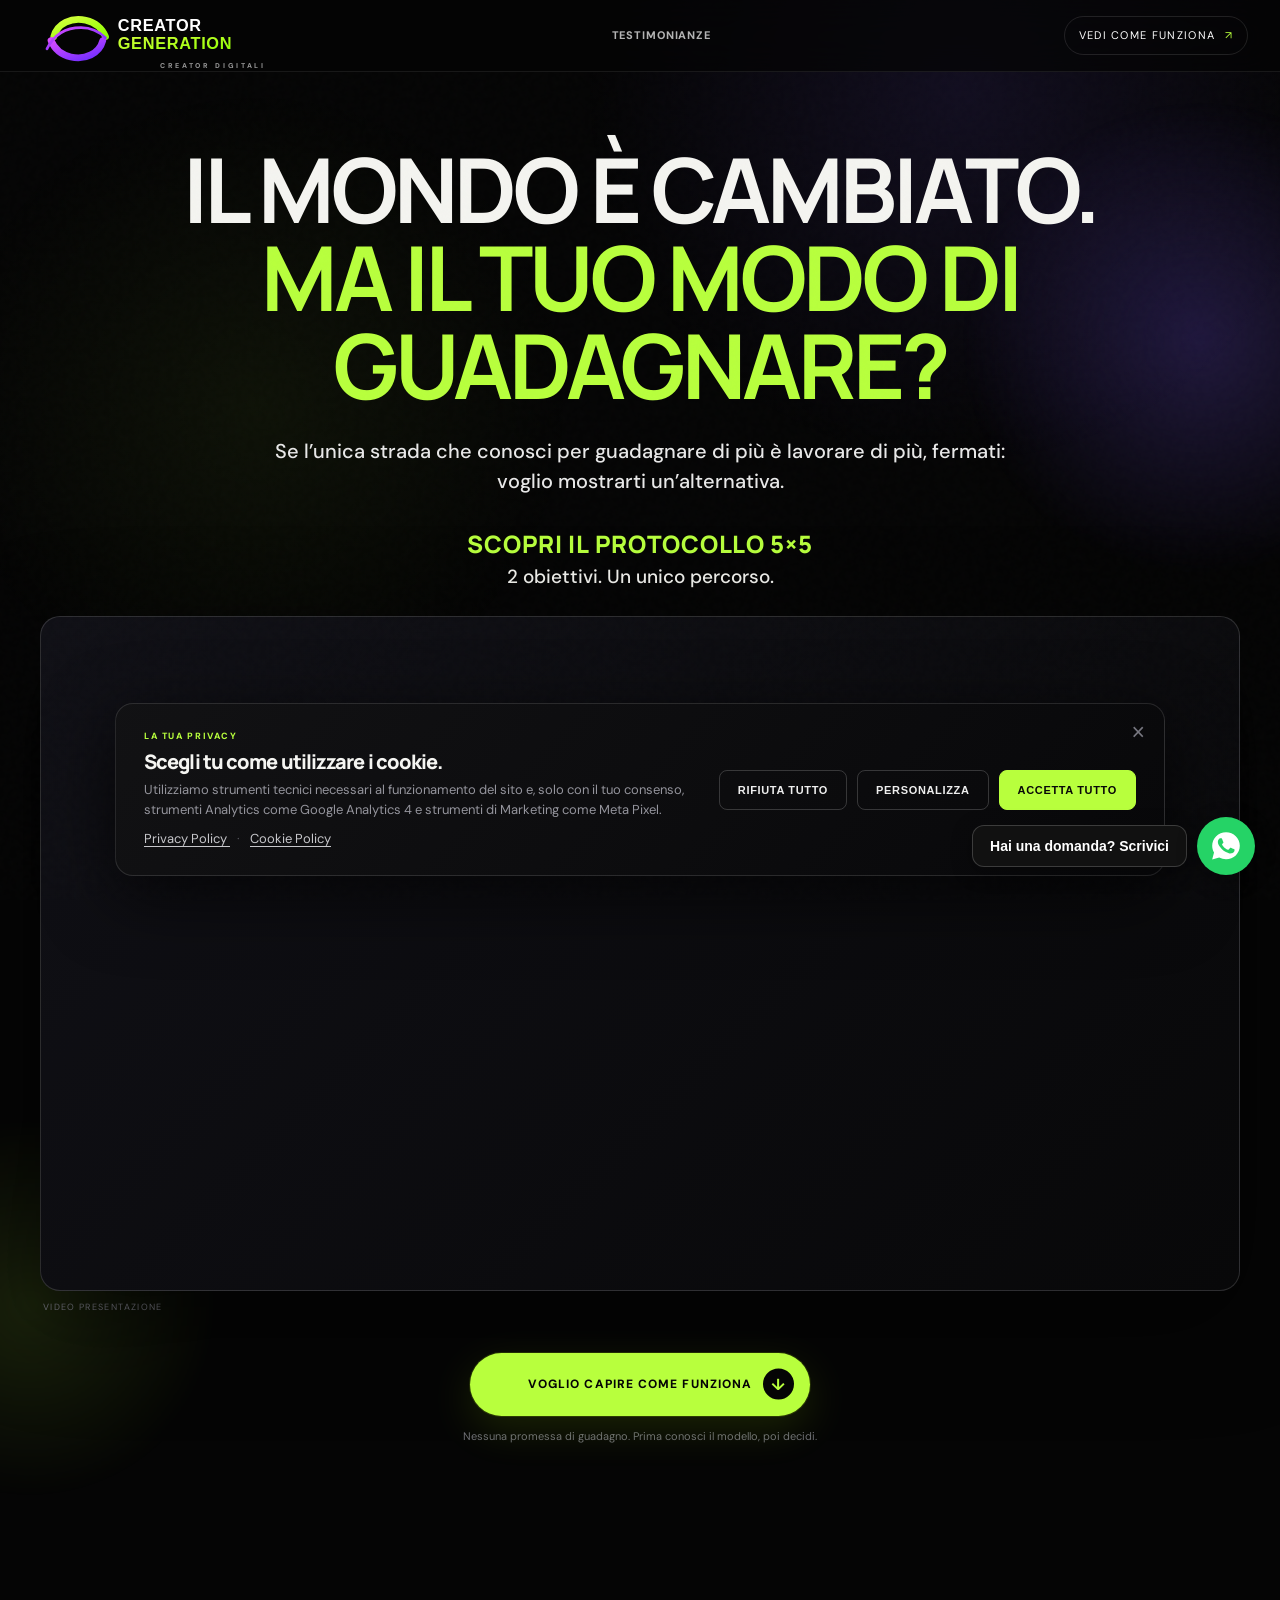
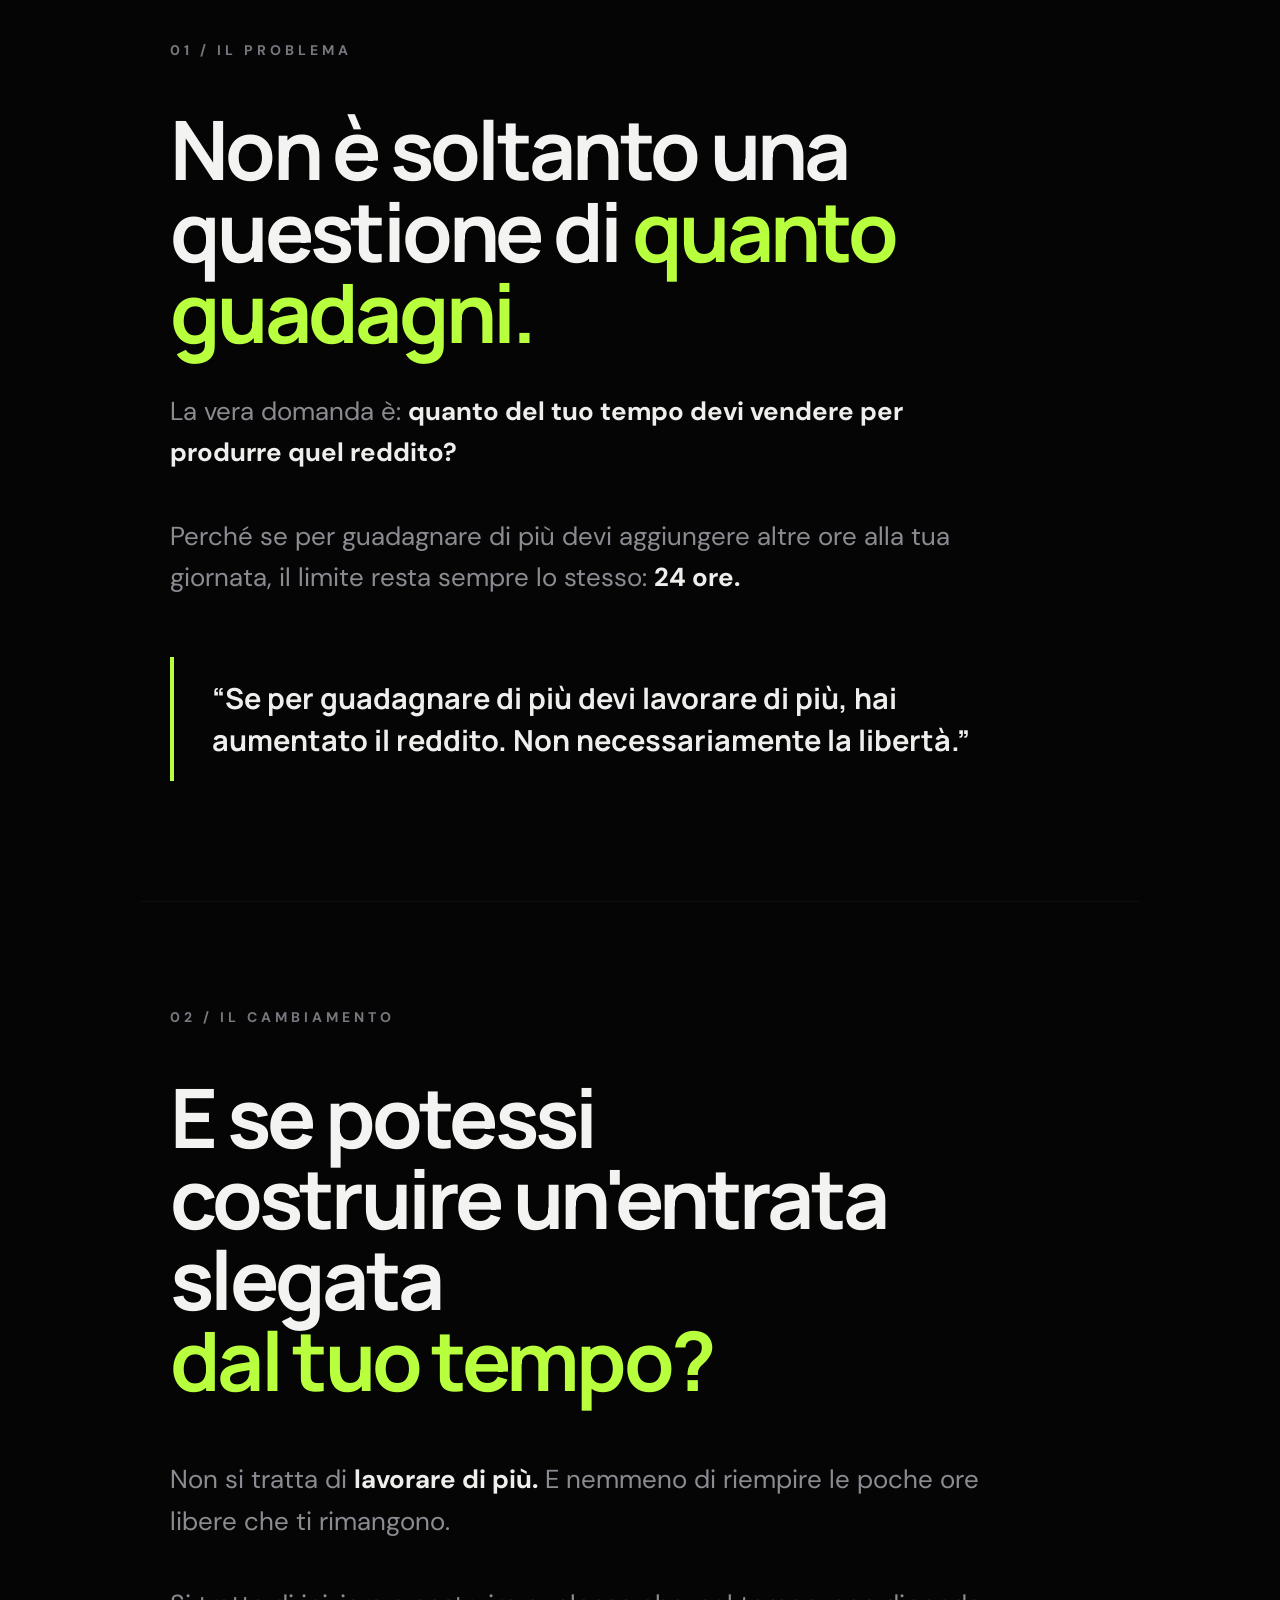
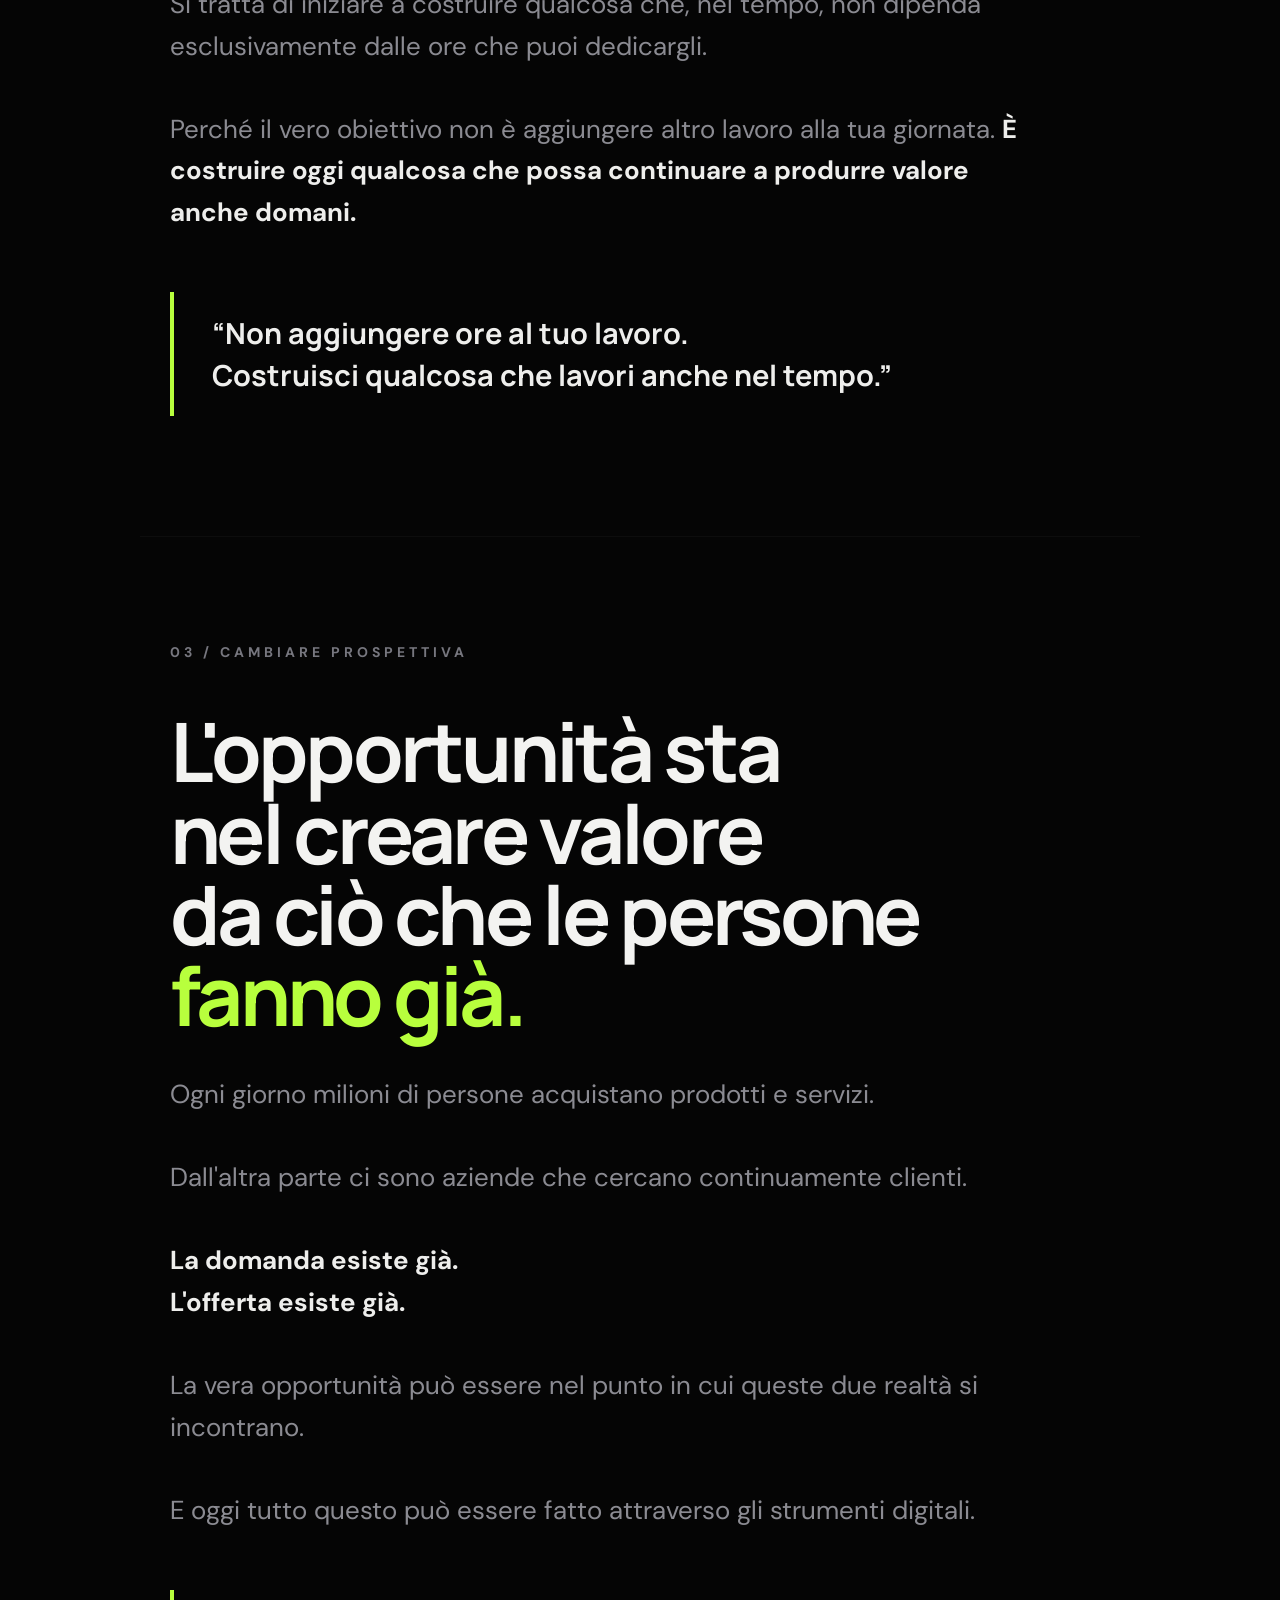
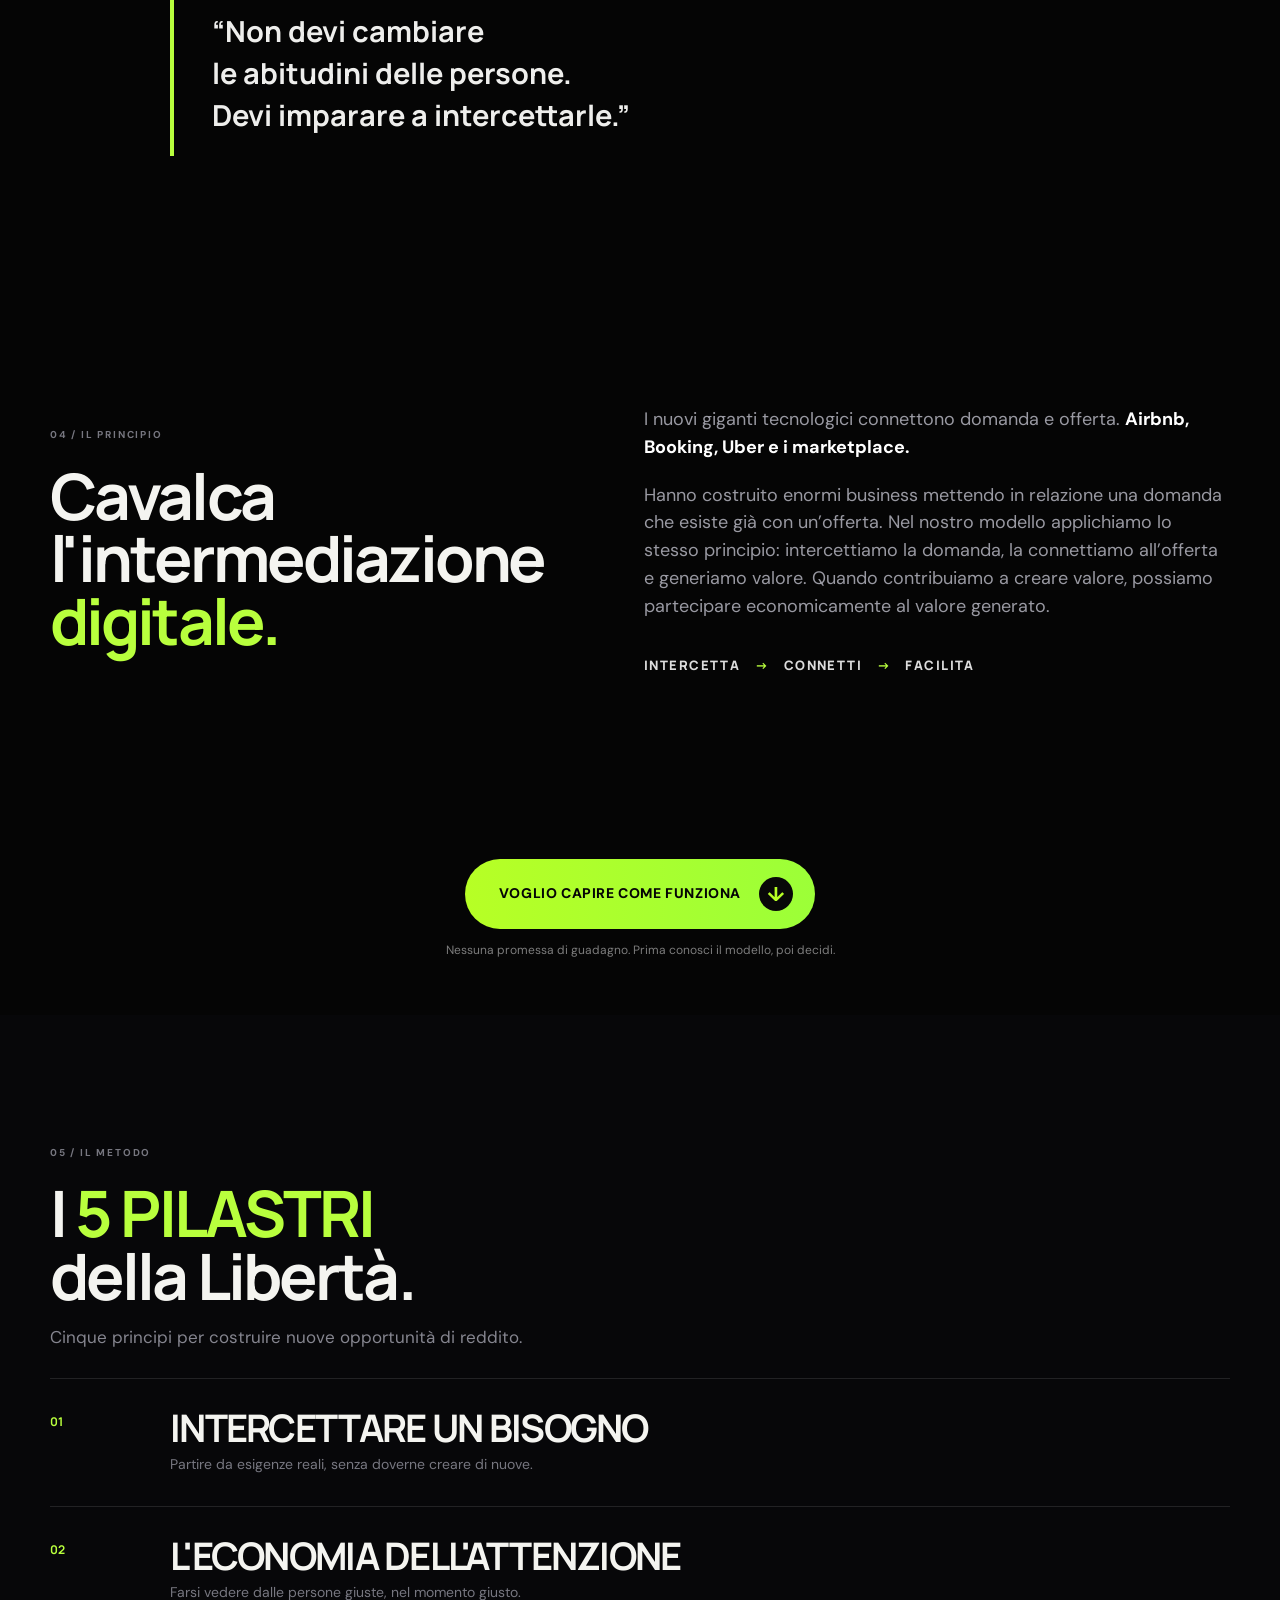
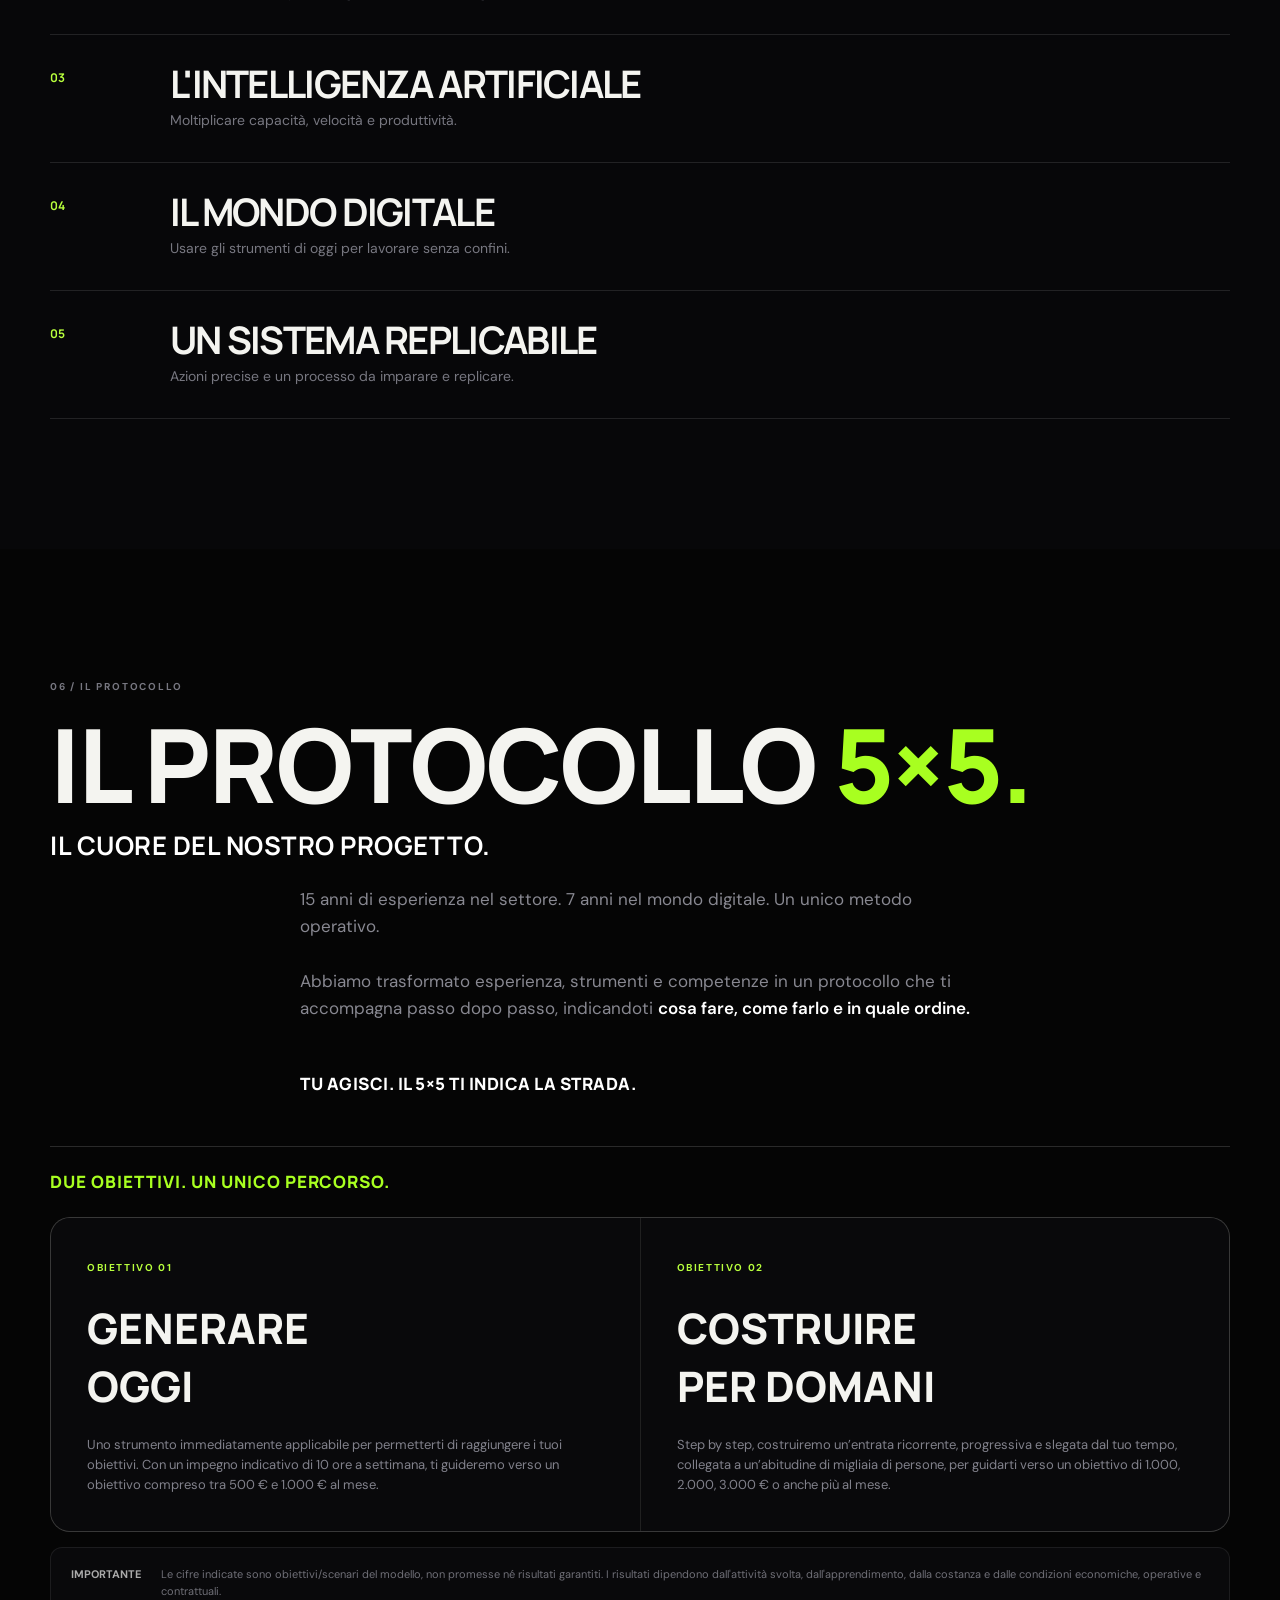
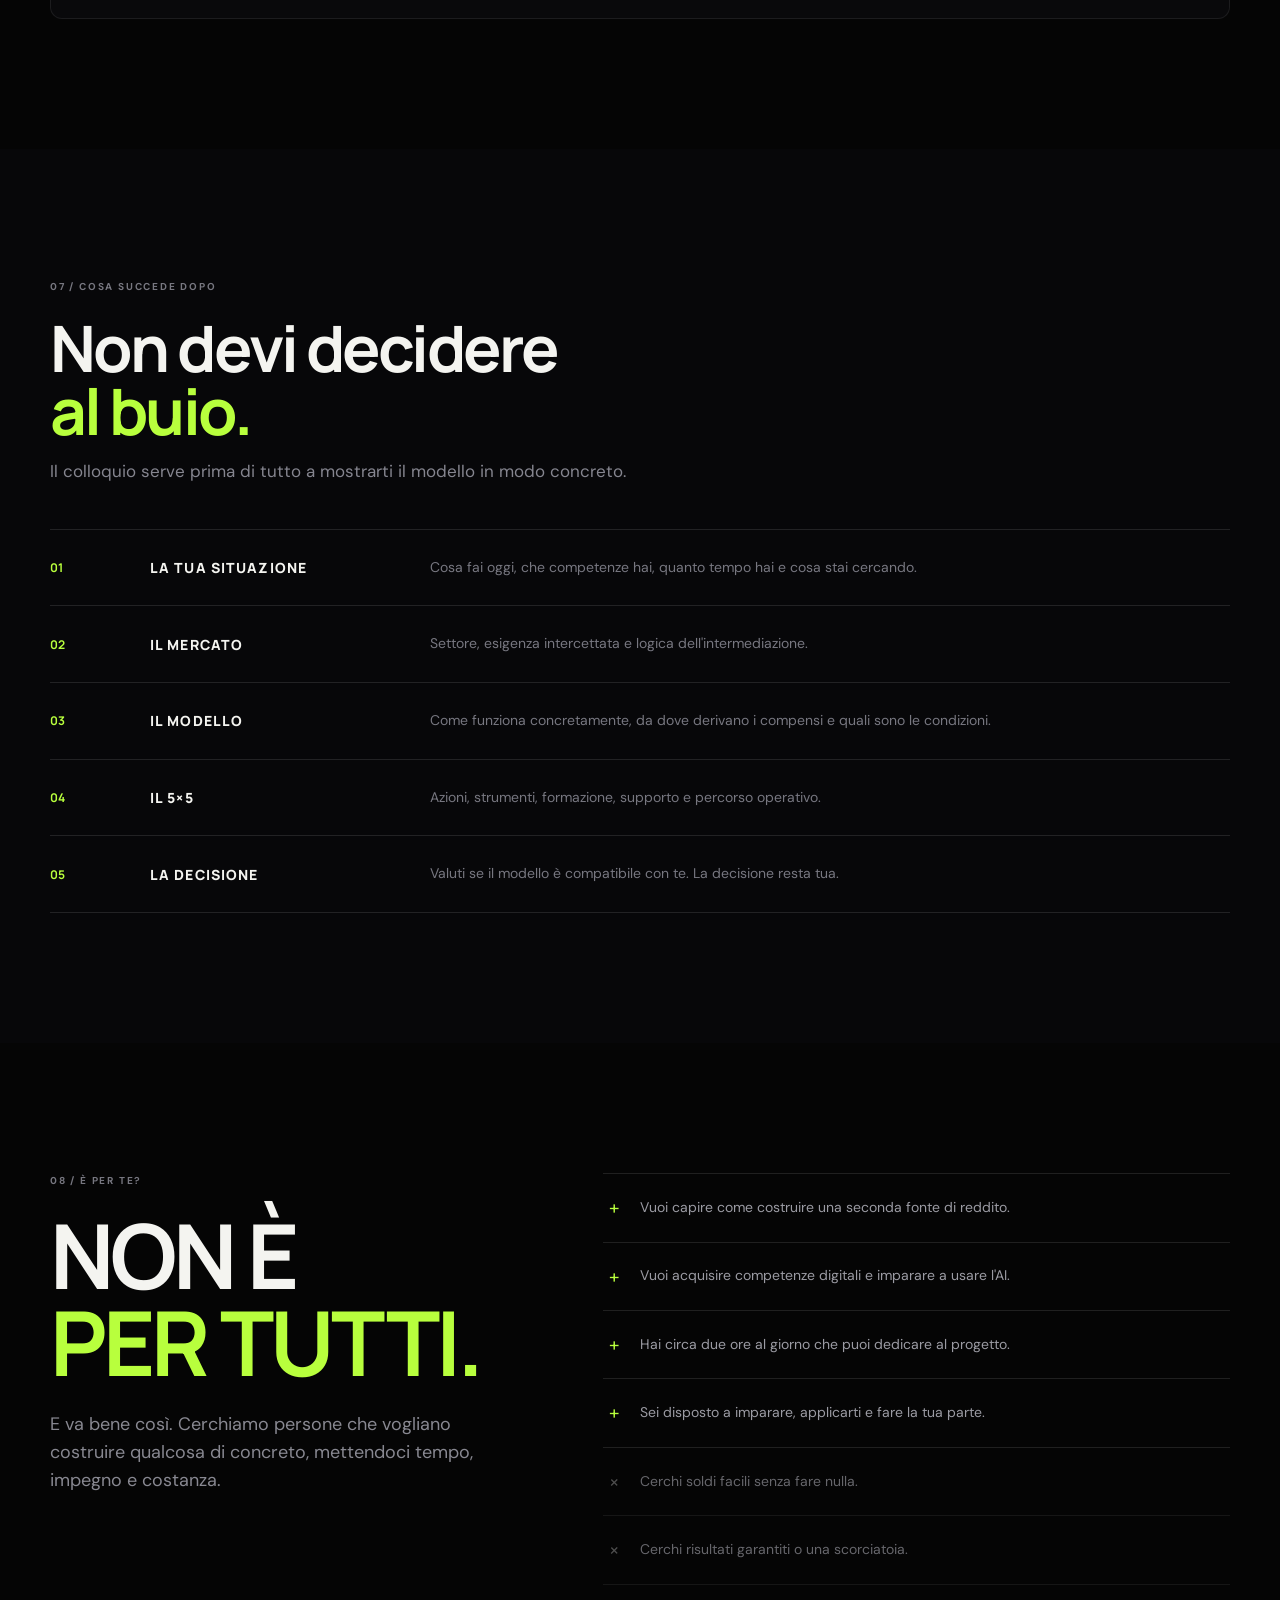
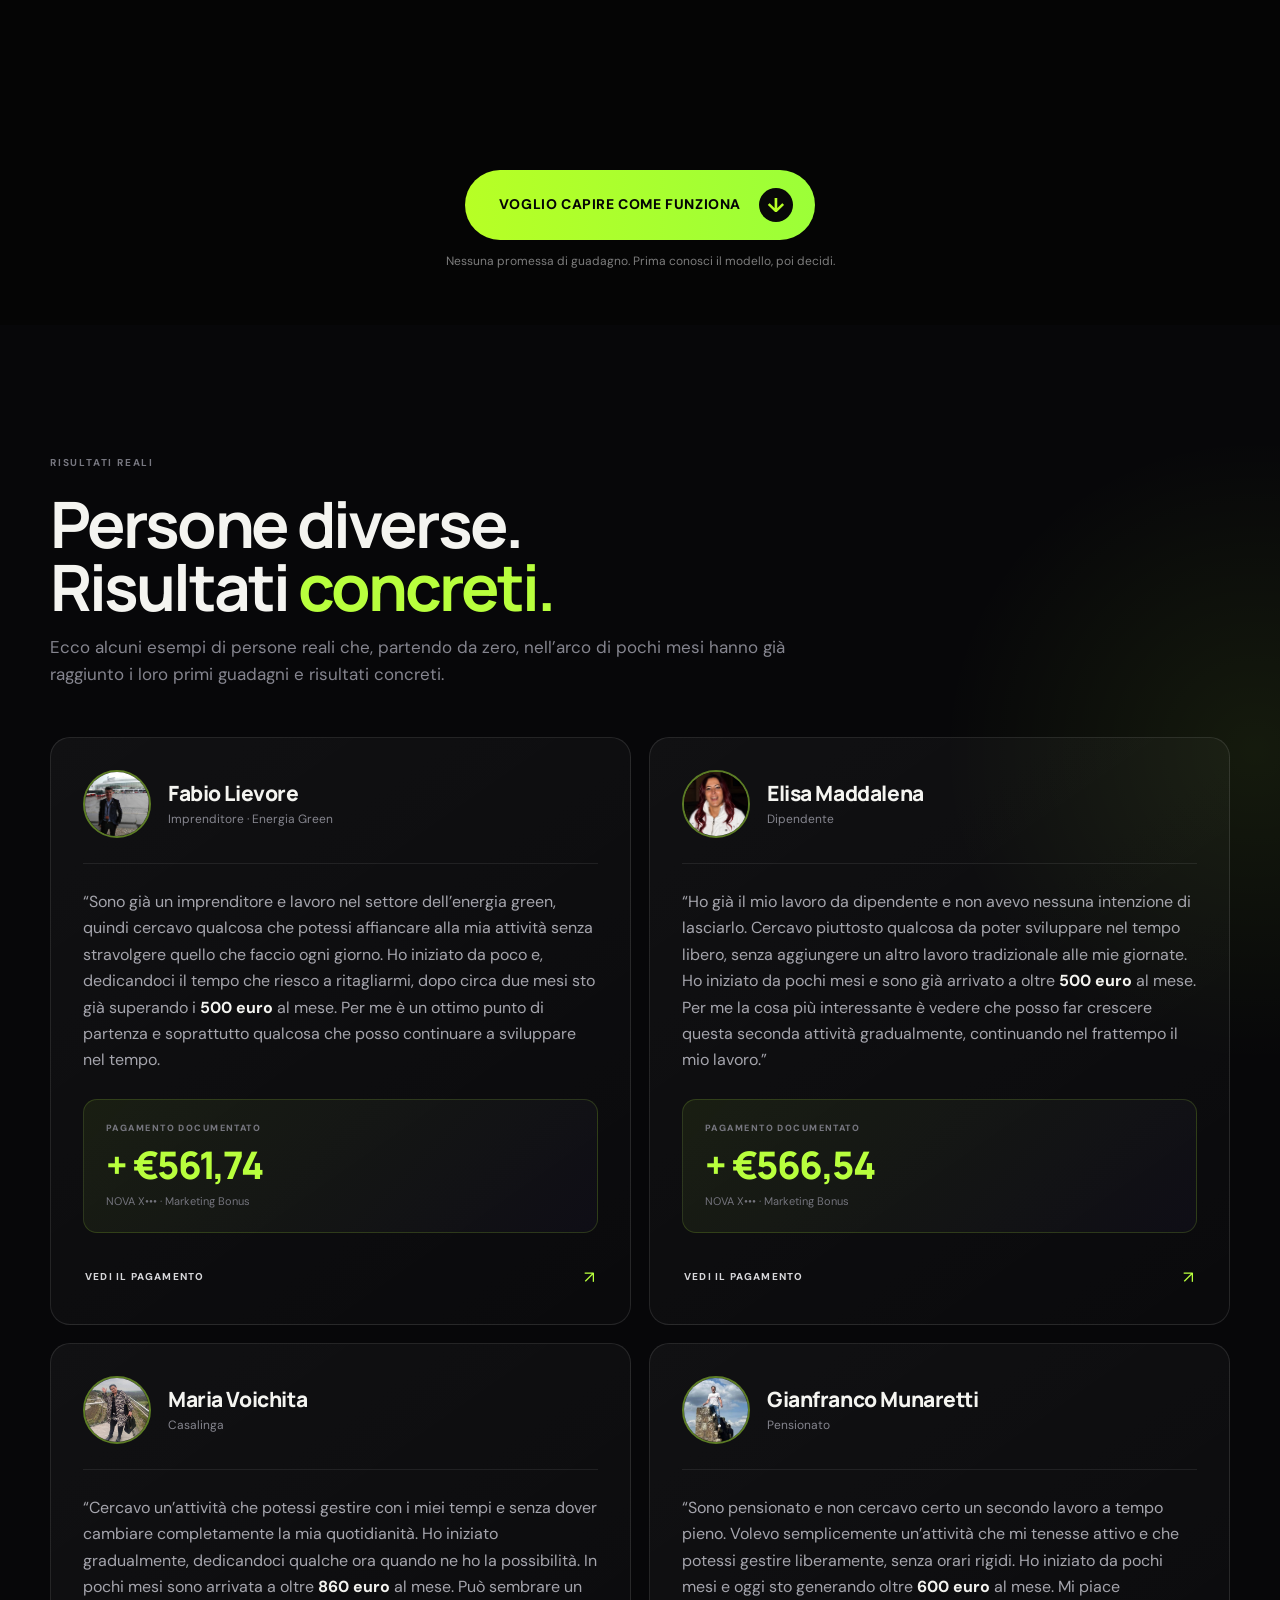
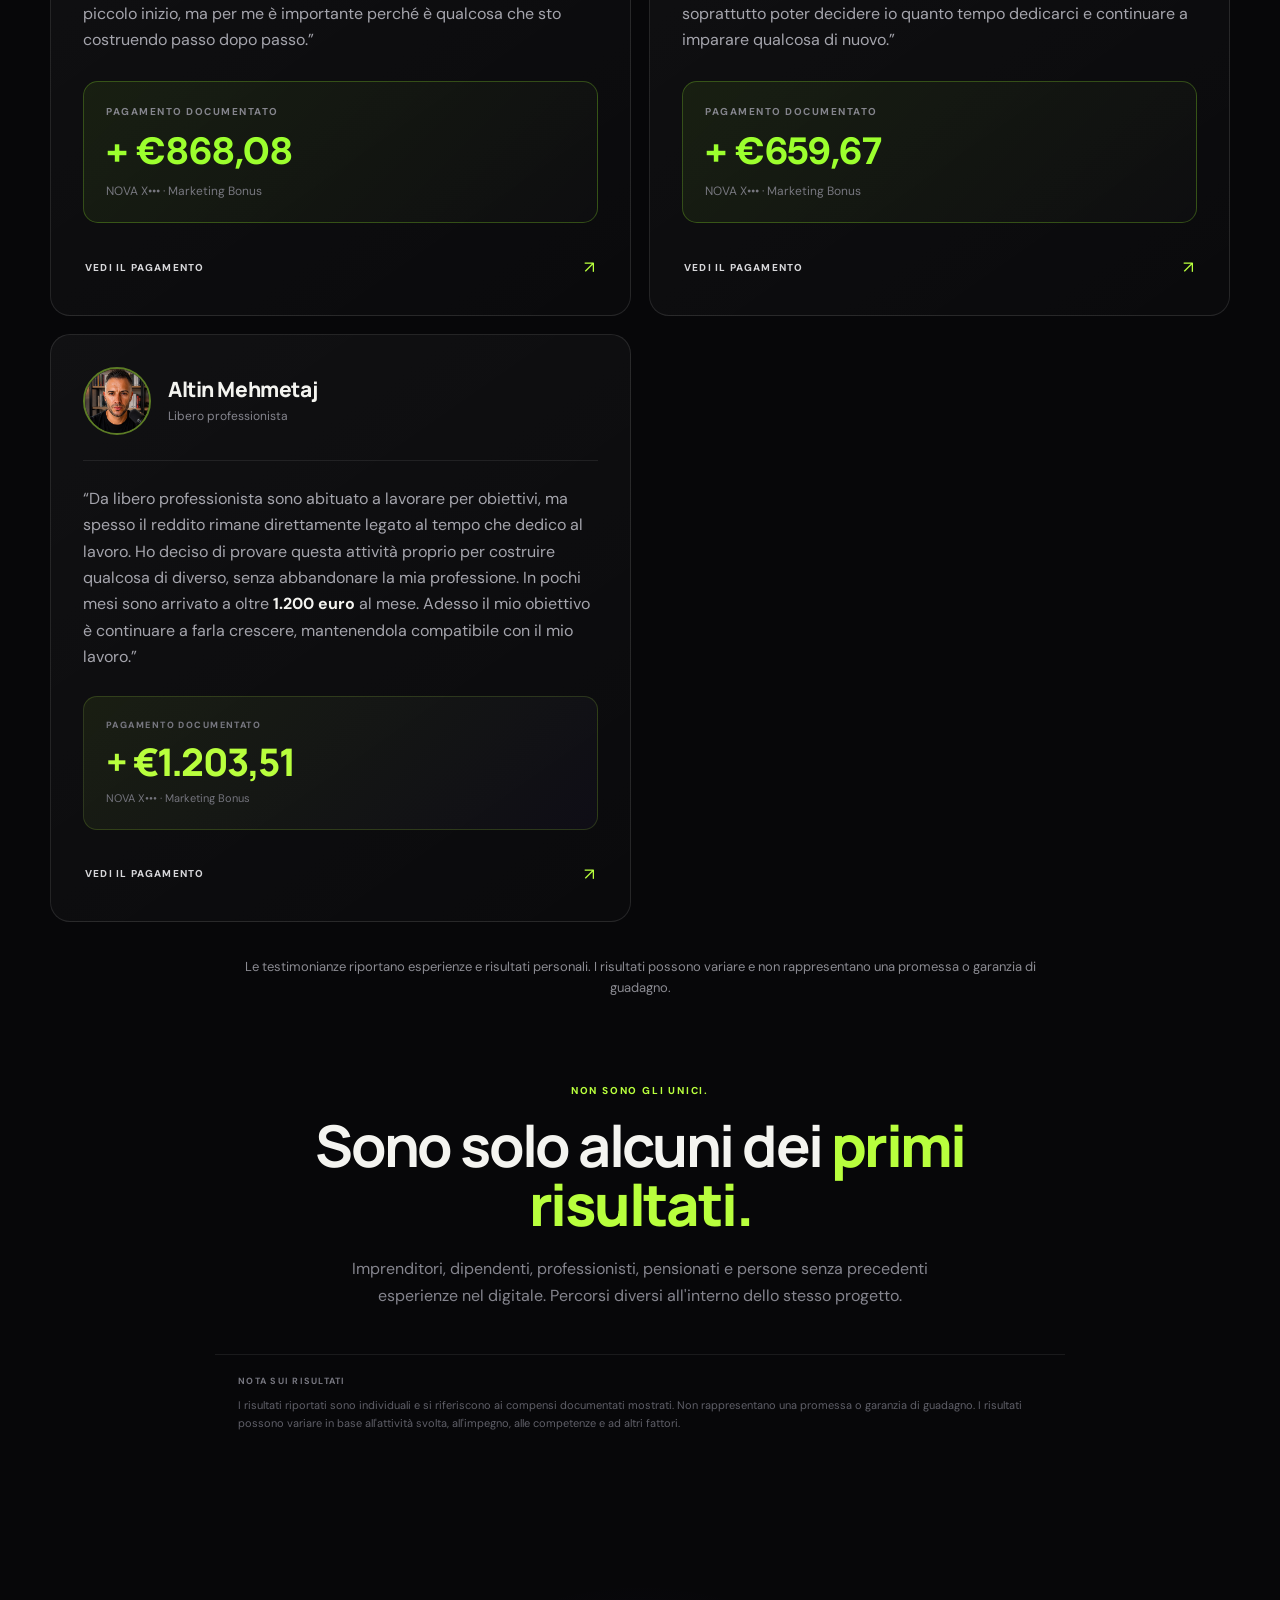
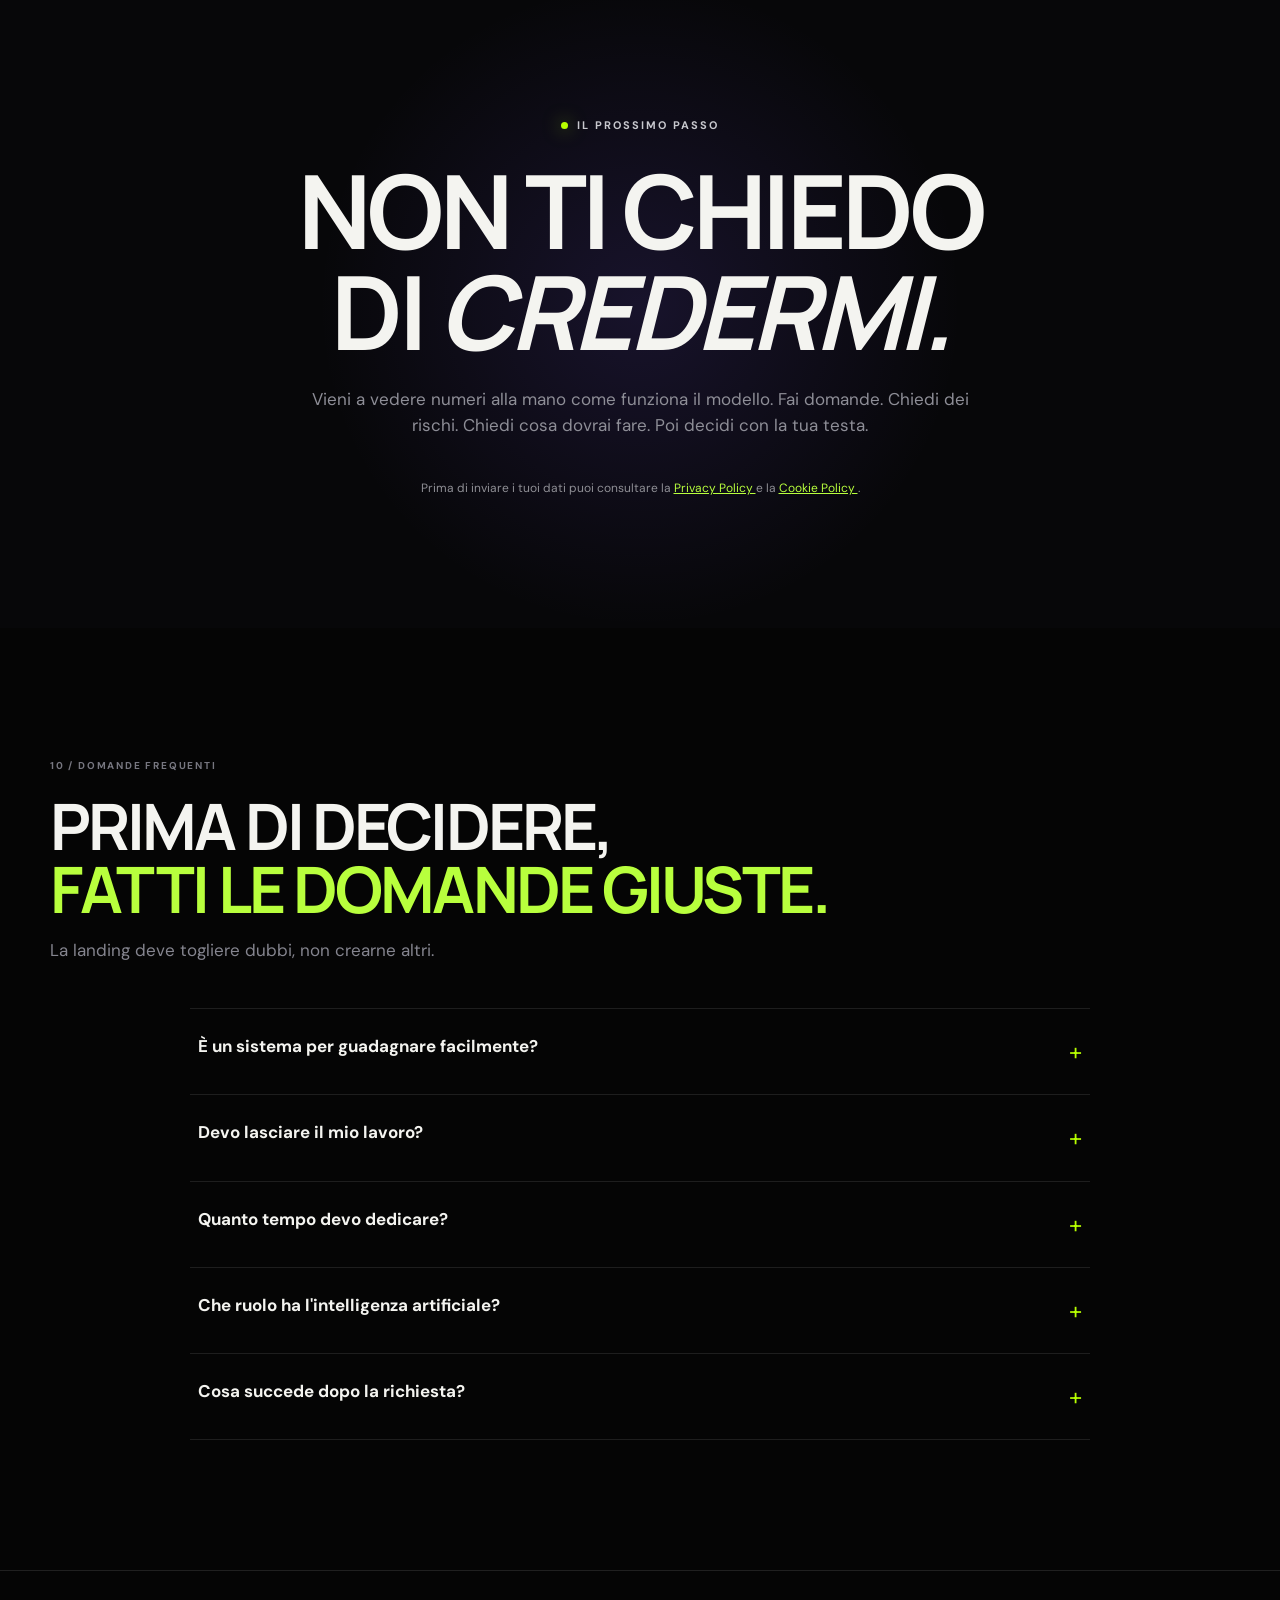
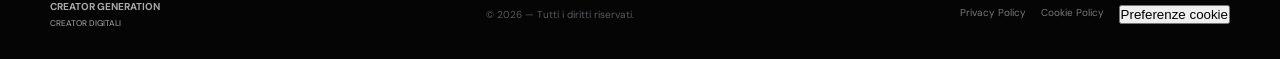
<file: index.html>
<!DOCTYPE html>
<html lang="it">

<head>

  <!-- =========================================================
       FAVICON CREATOR GENERATION
  ========================================================== -->

  <link rel="icon" type="image/png" href="assets/favicon.png">
  <link rel="apple-touch-icon" href="assets/favicon.png">
  <meta name="theme-color" content="#050505">


  <!-- =========================================================
       TRACKING CREATOR GENERATION
       GA4 e Meta Pixel vengono gestiti separatamente
       in base al consenso dell'utente
  ========================================================== -->

  <script>

    /* =========================================================
       GOOGLE ANALYTICS 4
    ========================================================== */

    window.loadCreatorGenerationGA4 = function() {

      if (window.cgGA4Loaded) return;

      window.cgGA4Loaded = true;

      window.dataLayer = window.dataLayer || [];

      window.gtag = window.gtag || function() {
        window.dataLayer.push(arguments);
      };

      window.gtag('js', new Date());

      const googleScript = document.createElement('script');

      googleScript.async = true;

      googleScript.src =
        'https://www.googletagmanager.com/gtag/js?id=G-2Q5GPP9R94';

      document.head.appendChild(googleScript);

      window.gtag(
        'config',
        'G-2Q5GPP9R94',
        {
          'anonymize_ip': true
        }
      );

    };


    /* =========================================================
       META PIXEL
    ========================================================== */

    window.loadCreatorGenerationMetaPixel = function() {

      if (window.cgMetaLoaded) return;

      window.cgMetaLoaded = true;

      !function(f,b,e,v,n,t,s) {

        if (f.fbq) return;

        n = f.fbq = function() {

          n.callMethod
            ? n.callMethod.apply(n, arguments)
            : n.queue.push(arguments);

        };

        if (!f._fbq) {
          f._fbq = n;
        }

        n.push = n;
        n.loaded = true;
        n.version = '2.0';
        n.queue = [];

        t = b.createElement(e);
        t.async = true;
        t.src = v;

        s = b.getElementsByTagName(e)[0];

        s.parentNode.insertBefore(t, s);

      }(
        window,
        document,
        'script',
        'https://connect.facebook.net/en_US/fbevents.js'
      );

      window.fbq(
        'init',
        '1114627364248374'
      );

      window.fbq(
        'track',
        'PageView'
      );

    };

  </script>
  
<meta charset="UTF-8">
  <meta charset="UTF-8">
  <meta name="viewport" content="width=device-width, initial-scale=1.0">
  <meta name="theme-color" content="#050505">
  <meta name="description" content="Creator Generation — competenze digitali, comunicazione, contenuti, intelligenza artificiale e intermediazione. Guarda la presentazione gratuita e scopri come funziona.">
  <title>Creator Generation | Creator Digitali</title>

  <link rel="preconnect" href="https://fonts.googleapis.com">
  <link rel="preconnect" href="https://fonts.gstatic.com" crossorigin>
  <link href="https://fonts.googleapis.com/css2?family=DM+Sans:wght@400;500;600;700&family=Manrope:wght@500;600;700;800&display=swap" rel="stylesheet">
  <link rel="stylesheet" href="css/styles.css">

<style>
.cg-brand{display:flex;align-items:center;max-width:280px}
.cg-brand img{display:block;width:230px;height:auto;max-height:54px;object-fit:contain}
@media(max-width:700px){.cg-brand{max-width:190px}.cg-brand img{width:180px}}

.hero .eyebrow span,.eyebrow span{
  background:#b7ff00;
  box-shadow:0 0 18px rgba(183,255,0,.65)
}

.primary-btn{
  box-shadow:0 0 0 1px rgba(183,255,0,.15),0 14px 40px rgba(183,255,0,.12)
}

.primary-btn:hover{
  transform:translateY(-2px);
  box-shadow:0 0 0 1px rgba(183,255,0,.30),0 18px 55px rgba(183,255,0,.20)
}

.testimonials-section{position:relative;overflow:hidden}

.testimonials-section:before{
  content:"";
  position:absolute;
  width:680px;
  height:680px;
  right:-300px;
  top:-80px;
  border-radius:50%;
  background:radial-gradient(circle,rgba(174,0,255,.15),transparent 67%);
  pointer-events:none
}

.testimonials-grid{
  position:relative;
  z-index:1;
  display:grid;
  grid-template-columns:repeat(3,1fr);
  gap:22px;
  margin-top:48px
}

.testimonial-card{
  position:relative;
  overflow:hidden;
  border:1px solid rgba(255,255,255,.11);
  border-radius:30px;
  background:linear-gradient(145deg,rgba(255,255,255,.075),rgba(255,255,255,.02));
  box-shadow:0 30px 90px rgba(0,0,0,.30)
}

.testimonial-video{grid-column:span 2}

.testimonial-media{
  height:255px;
  display:flex;
  align-items:center;
  justify-content:center;
  flex-direction:column;
  gap:12px;
  background:radial-gradient(circle at 50% 40%,rgba(183,255,0,.18),transparent 26%),linear-gradient(135deg,rgba(111,40,255,.34),rgba(0,0,0,.82));
  border-bottom:1px solid rgba(255,255,255,.09);
  font-size:10px;
  letter-spacing:.18em;
  font-weight:800
}

.play-orb{
  width:74px;
  height:74px;
  border-radius:50%;
  display:grid;
  place-items:center;
  padding-left:5px;
  border:1px solid rgba(255,255,255,.30);
  background:rgba(255,255,255,.11);
  font-size:23px;
  box-shadow:0 0 45px rgba(183,255,0,.20)
}

.testimonial-body{padding:28px 28px 32px}
.testimonial-stars{font-size:11px;letter-spacing:.2em;margin-bottom:14px}
.testimonial-body h3{font-size:22px;margin:0 0 9px}
.testimonial-body p{color:rgba(255,255,255,.67);line-height:1.7;margin:0 0 20px}
.testimonial-body .quote{font-size:18px;line-height:1.55;color:rgba(255,255,255,.9)}
.testimonial-body strong{display:block;font-size:11px;letter-spacing:.12em}
.testimonial-body small{display:block;margin-top:6px;color:rgba(255,255,255,.43)}
.quote-mark{position:absolute;right:22px;top:8px;font-size:90px;line-height:1;opacity:.12}

.proof-strip{
  position:relative;
  z-index:1;
  display:grid;
  grid-template-columns:repeat(3,1fr);
  margin-top:20px;
  border:1px solid rgba(255,255,255,.08);
  border-radius:22px;
  overflow:hidden;
  background:rgba(255,255,255,.025)
}

.proof-strip>div{padding:20px 22px;border-right:1px solid rgba(255,255,255,.08)}
.proof-strip>div:last-child{border-right:0}
.proof-strip b{display:block;font-size:11px;letter-spacing:.13em;margin-bottom:6px}
.proof-strip span{font-size:13px;color:rgba(255,255,255,.50)}

.faq-section{background:#050505}
.faq-list{max-width:900px;margin:45px auto 0;position:relative;z-index:1}
.faq-item{border-top:1px solid rgba(255,255,255,.10)}
.faq-item:last-child{border-bottom:1px solid rgba(255,255,255,.10)}
.faq-item summary{cursor:pointer;list-style:none;padding:24px 8px;font-size:17px;font-weight:700;display:flex;justify-content:space-between;gap:20px}
.faq-item summary::-webkit-details-marker{display:none}
.faq-item summary:after{content:"+";font-size:24px;font-weight:400;color:#b7ff00}
.faq-item[open] summary:after{content:"−"}
.faq-answer{padding:0 50px 25px 8px;color:rgba(255,255,255,.60);line-height:1.7}

@media(max-width:900px){
  .testimonials-grid{grid-template-columns:1fr}
  .testimonial-video{grid-column:auto}
  .proof-strip{grid-template-columns:1fr}
  .proof-strip>div{border-right:0;border-bottom:1px solid rgba(255,255,255,.08)}
  .proof-strip>div:last-child{border-bottom:0}
}
</style>

<style id="creator-generation-final">
.cg-brand{
  display:flex!important;
  align-items:center!important;
  gap:10px!important;
  text-decoration:none!important;
  position:relative
}

.cg-logo{
  width:245px;
  height:auto;
  display:block;
  overflow:visible
}

.cg-subtitle{
  position:absolute;
  left:128px;
  bottom:-10px;
  font-size:7px!important;
  letter-spacing:.38em!important;
  color:rgba(255,255,255,.58)!important;
  white-space:nowrap
}

.top-testimonials{
  color:rgba(255,255,255,.70);
  text-decoration:none;
  font-size:11px;
  font-weight:800;
  letter-spacing:.08em;
  margin-right:18px
}

.top-testimonials:hover{color:#b7ff00}

.testimonials-section{position:relative;overflow:hidden}

.testimonials-section:before{
  content:"";
  position:absolute;
  inset:-20% -10%;
  background:radial-gradient(circle at 80% 30%,rgba(109,44,255,.14),transparent 28%),radial-gradient(circle at 15% 80%,rgba(183,255,0,.07),transparent 24%);
  pointer-events:none
}

.testimonial-feature{
  position:relative;
  z-index:1;
  display:grid;
  grid-template-columns:1.35fr .65fr;
  gap:0;
  margin-top:48px;
  border:1px solid rgba(255,255,255,.12);
  border-radius:30px;
  overflow:hidden;
  background:rgba(255,255,255,.035);
  box-shadow:0 30px 100px rgba(0,0,0,.35)
}

.testimonial-video-frame{
  min-height:390px;
  display:flex;
  align-items:center;
  justify-content:center;
  flex-direction:column;
  gap:14px;
  background:radial-gradient(circle,rgba(183,255,0,.13),transparent 30%),linear-gradient(135deg,rgba(109,44,255,.26),rgba(0,0,0,.9))
}

.testimonial-play{
  width:78px;
  height:78px;
  border-radius:50%;
  display:grid;
  place-items:center;
  padding-left:5px;
  border:1px solid rgba(255,255,255,.35);
  background:rgba(255,255,255,.08);
  font-size:25px;
  box-shadow:0 0 55px rgba(183,255,0,.20)
}

.testimonial-label{font-size:10px;letter-spacing:.2em;font-weight:800}
.testimonial-coming{font-size:12px;color:rgba(255,255,255,.35);letter-spacing:.12em}

.testimonial-feature-copy{
  padding:45px 38px;
  display:flex;
  flex-direction:column;
  justify-content:center;
  border-left:1px solid rgba(255,255,255,.08)
}

.testimonial-feature-copy>span,
.testimonial-body>small{
  font-size:10px;
  letter-spacing:.16em;
  color:#b7ff00;
  font-weight:800
}

.testimonial-feature-copy h3{font-size:30px;line-height:1.12;margin:18px 0}
.testimonial-feature-copy p{color:rgba(255,255,255,.62);line-height:1.7;margin:0 0 25px}
.testimonial-feature-copy strong{font-size:11px;letter-spacing:.12em}
.testimonial-feature-copy small{color:rgba(255,255,255,.42);margin-top:6px}

.testimonials-grid{
  position:relative;
  z-index:1;
  display:grid;
  grid-template-columns:repeat(3,1fr);
  gap:20px;
  margin-top:20px
}

.testimonial-card{
  position:relative;
  overflow:hidden;
  border:1px solid rgba(255,255,255,.10);
  border-radius:25px;
  background:linear-gradient(145deg,rgba(255,255,255,.065),rgba(255,255,255,.018))
}

.mini-video{
  height:155px;
  display:grid;
  place-items:center;
  background:linear-gradient(135deg,rgba(109,44,255,.25),rgba(0,0,0,.78));
  border-bottom:1px solid rgba(255,255,255,.08)
}

.mini-video span{
  width:48px;
  height:48px;
  border:1px solid rgba(255,255,255,.28);
  border-radius:50%;
  display:grid;
  place-items:center;
  padding-left:3px
}

.testimonial-body{padding:24px}
.testimonial-body h3{margin:12px 0 8px}
.testimonial-body p{color:rgba(255,255,255,.62);line-height:1.6}
.testimonial-body strong{font-size:10px;letter-spacing:.12em}

@media(max-width:900px){
  .cg-logo{width:185px}
  .cg-subtitle{left:97px;font-size:5px!important}
  .top-testimonials{display:none}
  .testimonial-feature{grid-template-columns:1fr}
  .testimonial-feature-copy{border-left:0;border-top:1px solid rgba(255,255,255,.08)}
  .testimonials-grid{grid-template-columns:1fr}
}
</style>
</head>

<body>

<div class="noise"></div>
<div class="progress"><span id="progressBar"></span></div>

<header class="topbar">

<a class="brand cg-brand" href="#top" aria-label="Creator Generation">

<svg class="cg-logo" viewBox="0 0 360 76" role="img" aria-label="Creator Generation">
<defs>
<linearGradient id="cgGreen" x1="0%" y1="0%" x2="100%" y2="100%">
<stop offset="0%" stop-color="#d7ff3f"/>
<stop offset="100%" stop-color="#8cff00"/>
</linearGradient>

<linearGradient id="cgPurple" x1="0%" y1="0%" x2="100%" y2="100%">
<stop offset="0%" stop-color="#d94cff"/>
<stop offset="100%" stop-color="#6d2cff"/>
</linearGradient>
</defs>

<g transform="translate(3 8)">
<path d="M29 31C34 12 55 2 76 7c13 3 24 12 29 24" fill="none" stroke="url(#cgGreen)" stroke-width="10" stroke-linecap="round"/>
<path d="M101 37c-5 19-26 29-47 24-13-3-24-12-29-24" fill="none" stroke="url(#cgPurple)" stroke-width="10" stroke-linecap="round"/>
<path d="M19 49C30 27 48 18 69 18c15 0 26 5 36 15" fill="none" stroke="url(#cgPurple)" stroke-width="4" stroke-linecap="round"/>
</g>

<text x="126" y="31" font-family="Arial, sans-serif" font-size="24" font-weight="800" fill="#fff" letter-spacing="1">CREATOR</text>
<text x="126" y="58" font-family="Arial, sans-serif" font-size="24" font-weight="800" fill="url(#cgGreen)" letter-spacing="1">GENERATION</text>
</svg>

<span class="cg-subtitle">CREATOR DIGITALI</span>
</a>

<a href="#testimonianze" class="top-testimonials">TESTIMONIANZE</a>

<a class="top-cta" href="#candidatura">
VEDI COME FUNZIONA <span>↗</span>
</a>

</header>

<main id="top">

<!-- HERO -->
<section class="hero section">

<div class="hero-orb orb-a"></div>
<div class="hero-orb orb-b"></div>

<div class="container hero-inner reveal">

<h1>
IL MONDO È CAMBIATO.<br>
<em>MA IL TUO MODO DI GUADAGNARE?</em>
</h1>

<p class="hero-copy">
  Se l’unica strada che conosci per guadagnare di più è lavorare di più, fermati: voglio mostrarti un’alternativa.
</p>

<div class="hero-protocol">
  <strong>SCOPRI IL PROTOCOLLO 5×5</strong>
  <span>2 obiettivi. Un unico percorso.</span>
</div>

<div class="hero-video-wrap">

  <div class="video-shell">

    <iframe
      id="vslVideo"
     src="https://www.youtube.com/embed/yFE5PYZknAE"
      title="Presentazione Creator Generation"
      frameborder="0"
      allow="accelerometer; autoplay; clipboard-write; encrypted-media; gyroscope; picture-in-picture; web-share"
      allowfullscreen>
    </iframe>

  </div>

  <div class="video-meta">
    <span>VIDEO PRESENTAZIONE</span>
  </div>

</div>

<a class="primary-btn" href="#candidatura">
<span>VOGLIO CAPIRE COME FUNZIONA</span>
<b>↓</b>
</a>

<p class="microcopy">
Nessuna promessa di guadagno. Prima conosci il modello, poi decidi.
</p>

</div>
</section>


<!-- 01 / IL PROBLEMA -->
<section class="cg-section" id="problema">

<div class="cg-kicker">01 / IL PROBLEMA</div>

<h2 class="cg-title">
Non è soltanto una questione di
<span class="cg-lime">quanto guadagni.</span>
</h2>

<p class="cg-text">

La vera domanda è:

<strong>
quanto del tuo tempo devi vendere
per produrre quel reddito?
</strong>

<br><br>

Perché se per guadagnare di più
devi aggiungere altre ore alla tua giornata,
il limite resta sempre lo stesso:

<strong>24 ore.</strong>

</p>

<div class="cg-quote">
<p>
“Se per guadagnare di più devi lavorare di più,
hai aumentato il reddito.
Non necessariamente la libertà.”
</p>
</div>

</section>
<!-- =========================================================
     02 / IL CAMBIAMENTO
========================================================= -->

<section class="cg-section" id="cambiamento">

  <div class="cg-kicker">
    02 / IL CAMBIAMENTO
  </div>

  <h2 class="cg-title">
    E se potessi<br>
    costruire un'entrata<br>
    slegata<br>
    <span class="cg-lime">dal tuo tempo?</span>
  </h2>

  <p class="cg-text">
<p class="cg-text">

  Non si tratta di
  <strong>lavorare di più.</strong>
  E nemmeno di riempire le poche ore libere che ti rimangono.

  <br><br>

  Si tratta di iniziare a costruire qualcosa che, nel tempo,
  non dipenda esclusivamente dalle ore che puoi dedicargli.

  <br><br>

  Perché il vero obiettivo non è aggiungere altro lavoro alla tua giornata.

  <strong>
    È costruire oggi qualcosa che possa continuare a produrre valore anche domani.
  </strong>

</p>
  <div class="cg-quote">
    <p>
      “Non aggiungere ore al tuo lavoro.<br>
      Costruisci qualcosa che lavori anche nel tempo.”
    </p>
  </div>

</section>


<!-- =========================================================
     03 / CAMBIARE PROSPETTIVA
========================================================= -->

<section class="cg-section" id="prospettiva">

  <div class="cg-kicker">
    03 / CAMBIARE PROSPETTIVA
  </div>

  <h2 class="cg-title">
    L'opportunità sta<br>
    nel creare valore<br>
    da ciò che le persone <br>
    <span class="cg-lime">fanno già.</span>
  </h2>

  <p class="cg-text">

    Ogni giorno milioni di persone
    acquistano prodotti e servizi.

    <br><br>

    Dall'altra parte ci sono aziende
    che cercano continuamente clienti.

    <br><br>

    <strong>
      La domanda esiste già.<br>
      L'offerta esiste già.
    </strong>

    <br><br>

    La vera opportunità può essere
    nel punto in cui queste due realtà
    si incontrano.

    <br><br>

    E oggi tutto questo può essere fatto
    attraverso gli strumenti digitali.

  </p>

  <div class="cg-quote">
    <p>
      “Non devi cambiare<br>
      le abitudini delle persone.<br>
      Devi imparare a intercettarle.”
    </p>
  </div>

</section>

<!-- 04 / INTERMEDIAZIONE -->
<section class="intermediation section">

<div class="container split reveal">

<div>
<div class="section-number">04 / IL PRINCIPIO</div>

<h2>
Cavalca l'intermediazione
<span>digitale.</span>
</h2>
</div>

<div class="big-copy">

<p>
I nuovi giganti tecnologici connettono domanda e offerta.
<strong>Airbnb, Booking, Uber e i marketplace.</strong>
</p>

<p>
Hanno costruito enormi business mettendo in relazione una domanda che esiste già con un’offerta.
Nel nostro modello applichiamo lo stesso principio: intercettiamo la domanda, la connettiamo all’offerta e generiamo valore.
Quando contribuiamo a creare valore, possiamo partecipare economicamente al valore generato.
</p>

<div class="principle">
INTERCETTA <span>→</span> CONNETTI <span>→</span> FACILITA
</div>

</div>
</div>

</section>
<!-- CTA CREATOR GENERATION -->
<div class="cg-cta-repeat">
  <a href="#candidatura" class="cg-cta-button">
    <span>VOGLIO CAPIRE COME FUNZIONA</span>
    <span class="cg-cta-arrow">↓</span>
  </a>

  <p class="cg-cta-note">
    Nessuna promessa di guadagno. Prima conosci il modello, poi decidi.
  </p>
</div>

<!-- 05 / PILASTRI -->
<section class="pillars section dark">

<div class="container">

<div class="section-head reveal">
<div class="section-number">05 / IL METODO</div>

<h2>
I <span>5 PILASTRI</span><br>
della Libertà.
</h2>

<p>
Cinque principi per costruire nuove opportunità di reddito.
</p>
</div>


<div class="pillar-list">

<article class="pillar reveal">
<span>01</span>
<div>
<h3>INTERCETTARE UN BISOGNO</h3>
<p>Partire da esigenze reali,
senza doverne creare di nuove.</p>
</div>
</article>

<article class="pillar reveal">
<span>02</span>
<div>
<h3>L'ECONOMIA DELL'ATTENZIONE</h3>
<p>Farsi vedere dalle persone giuste,
nel momento giusto.</p>
</div>
</article>

<article class="pillar reveal">
<span>03</span>
<div>
<h3>L'INTELLIGENZA ARTIFICIALE</h3>
<p>Moltiplicare capacità, velocità
e produttività.</p>
</div>
</article>

<article class="pillar reveal">
<span>04</span>
<div>
<h3>IL MONDO DIGITALE</h3>
<p>Usare gli strumenti di oggi
per lavorare senza confini.</p>
</div>
</article>

<article class="pillar reveal">
<span>05</span>
<div>
<h3>UN SISTEMA REPLICABILE</h3>
<p>Azioni precise e un processo
da imparare e replicare.</p>
</div>
</article>

</div>
</div>

</section>

<!-- 06 / PROTOCOLLO -->
<section class="protocol section">

<div class="container">

<div class="section-number">
06 / IL PROTOCOLLO
</div>

<h2 class="protocol-title">
  IL PROTOCOLLO <span>5×5.</span>
</h2>

<h3 class="protocol-subtitle">
IL CUORE DEL NOSTRO PROGETTO.
</h3>

<p class="protocol-text">
15 anni di esperienza nel settore. 7 anni nel mondo digitale.
Un unico metodo operativo.

<br><br>

Abbiamo trasformato esperienza, strumenti e competenze in un protocollo
che ti accompagna passo dopo passo, indicandoti

<strong>
cosa fare, come farlo e in quale ordine.
</strong>
</p>

<p class="protocol-path">
TU AGISCI. IL 5×5 TI INDICA LA STRADA.
</p>

<div class="protocol-objectives">
DUE OBIETTIVI. UN UNICO PERCORSO.
</div>


<div class="two-goals">

<div>
<small>OBIETTIVO 01</small>

<strong>
GENERARE<br>
OGGI
</strong>

<p>
Uno strumento immediatamente applicabile per permetterti di raggiungere i tuoi obiettivi. Con un impegno indicativo di 10 ore a settimana, 
ti guideremo verso un obiettivo compreso tra 500 € e 1.000 € al mese.
</p>
</div>


<div>
<small>OBIETTIVO 02</small>

<strong>
COSTRUIRE<br>
PER DOMANI
</strong>

<p>
Step by step, costruiremo un’entrata ricorrente, progressiva e slegata dal tuo tempo, collegata a un’abitudine di migliaia di persone, 
per guidarti verso un obiettivo di 1.000, 2.000, 3.000 € o anche più al mese.
</p>
</div>

</div>


<div class="disclaimer-box">

<b>IMPORTANTE</b>

<span>
Le cifre indicate sono obiettivi/scenari del modello, non promesse né risultati garantiti.
I risultati dipendono dall'attività svolta, dall'apprendimento, dalla costanza e dalle condizioni economiche, operative e contrattuali.
</span>

</div>

</div>
</section>


<!-- 07 / COSA SUCCEDE DOPO -->
<section class="what section dark">

<div class="container">

<div class="section-head reveal">

<div class="section-number">
07 / COSA SUCCEDE DOPO
</div>

<h2>
Non devi decidere<br>
<span>al buio.</span>
</h2>

<p>
Il colloquio serve prima di tutto a mostrarti il modello in modo concreto.
</p>

</div>


<div class="timeline">

<div class="time-item reveal">
<b>01</b>
<span>LA TUA SITUAZIONE</span>
<p>Cosa fai oggi, che competenze hai, quanto tempo hai e cosa stai cercando.</p>
</div>

<div class="time-item reveal">
<b>02</b>
<span>IL MERCATO</span>
<p>Settore, esigenza intercettata e logica dell'intermediazione.</p>
</div>

<div class="time-item reveal">
<b>03</b>
<span>IL MODELLO</span>
<p>Come funziona concretamente, da dove derivano i compensi e quali sono le condizioni.</p>
</div>

<div class="time-item reveal">
<b>04</b>
<span>IL 5×5</span>
<p>Azioni, strumenti, formazione, supporto e percorso operativo.</p>
</div>

<div class="time-item reveal">
<b>05</b>
<span>LA DECISIONE</span>
<p>Valuti se il modello è compatibile con te. La decisione resta tua.</p>
</div>

</div>
</div>

</section>


<!-- 08 / È PER TE -->
<section class="fit section">

<div class="container fit-grid">

<div class="reveal">

<div class="section-number">
08 / È PER TE?
</div>

<h2>
NON È<br>
<span>PER TUTTI.</span>
</h2>

<p class="lead">
E va bene così. Cerchiamo persone che vogliano costruire qualcosa di concreto, mettendoci tempo, impegno e costanza.
</p>

</div>


<div class="fit-list reveal">

<div class="fit-row yes">
<i>+</i>
<span>Vuoi capire come costruire una seconda fonte di reddito.</span>
</div>

<div class="fit-row yes">
<i>+</i>
<span>Vuoi acquisire competenze digitali e imparare a usare l'AI.</span>
</div>

<div class="fit-row yes">
<i>+</i>
<span>Hai circa due ore al giorno che puoi dedicare al progetto.</span>
</div>

<div class="fit-row yes">
<i>+</i>
<span>Sei disposto a imparare, applicarti e fare la tua parte.</span>
</div>

<div class="fit-row no">
<i>×</i>
<span>Cerchi soldi facili senza fare nulla.</span>
</div>

<div class="fit-row no">
<i>×</i>
<span>Cerchi risultati garantiti o una scorciatoia.</span>
</div>

</div>
</div>

</section>
<!-- CTA CREATOR GENERATION -->
<div class="cg-cta-repeat">
  <a href="#candidatura" class="cg-cta-button">
    <span>VOGLIO CAPIRE COME FUNZIONA</span>
    <span class="cg-cta-arrow">↓</span>
  </a>

  <p class="cg-cta-note">
    Nessuna promessa di guadagno. Prima conosci il modello, poi decidi.
  </p>
</div>

<!-- =========================================================
     TESTIMONIANZE / RISULTATI REALI
========================================================= -->

<section class="section testimonials-real" id="testimonianze">

  <div class="container">

    <div class="section-head reveal">

      <div class="section-number">
        RISULTATI REALI
      </div>

      <h2>
        Persone diverse.<br>
        Risultati <span>concreti.</span>
      </h2>

      <p>
     Ecco alcuni esempi di persone reali che, partendo da zero, 
    nell’arco di pochi mesi hanno già raggiunto i loro primi guadagni e risultati concreti.
      </p>

    </div>


    <div class="real-testimonials-grid">


      <!-- =========================
           FABIO LIEVORE
      ========================== -->

      <article class="real-testimonial reveal">

        <div class="real-person">

          <img
            src="assets/fabio-lievore.jpg"
            alt="Fabio Lievore"
            loading="lazy"
          >

          <div>
            <h3>Fabio Lievore</h3>
            <span>Imprenditore · Energia Green</span>
          </div>

        </div>

        <p class="real-story">
        “Sono già un imprenditore e lavoro nel settore dell’energia green, quindi cercavo qualcosa che potessi affiancare alla mia attività senza stravolgere quello che faccio ogni giorno. 
          Ho iniziato da poco e, dedicandoci il tempo che riesco a ritagliarmi, dopo circa due mesi sto già superando i <strong>500 euro </strong> al mese. 
          Per me è un ottimo punto di partenza e soprattutto qualcosa che posso continuare a sviluppare nel tempo.
          
        </p>

        <div class="real-result">

          <small>PAGAMENTO DOCUMENTATO</small>

          <strong>+ €561,74</strong>

          <span>NOVA X••• · Marketing Bonus</span>

        </div>

        <a
          class="payment-proof"
          href="assets/bonifico-fabio.png"
          target="_blank"
          rel="noopener"
        >
          VEDI IL PAGAMENTO
          <b>↗</b>
        </a>

      </article>


      <!-- =========================
           Elisa Maddalena
      ========================== -->

      <article class="real-testimonial reveal">

        <div class="real-person">

          <img
            src="assets/massimo-santacatarina.jpg"
            alt="Massimo Santacatarina"
            loading="lazy"
          >

          <div>
            <h3>Elisa Maddalena</h3>
            <span>Dipendente</span>
          </div>

        </div>

        <p class="real-story">
     “Ho già il mio lavoro da dipendente e non avevo nessuna intenzione di lasciarlo. Cercavo piuttosto qualcosa da poter sviluppare nel tempo libero, senza aggiungere un altro lavoro tradizionale alle mie giornate.
    Ho iniziato da pochi mesi e sono già arrivato a oltre <strong>500 euro </strong> al mese.
    Per me la cosa più interessante è vedere che posso far crescere questa seconda attività gradualmente, continuando nel frattempo il mio lavoro.”
          
        </p>

        <div class="real-result">

          <small>PAGAMENTO DOCUMENTATO</small>

          <strong>+ €566,54</strong>

          <span>NOVA X••• · Marketing Bonus</span>

        </div>

        <a
          class="payment-proof"
           href="assets/bonifico-gianluca.png"
          target="_blank"
          rel="noopener"
        >
          VEDI IL PAGAMENTO
          <b>↗</b>
        </a>

      </article>


      <!-- =========================
           MARIA VOICHITA
      ========================== -->

      <article class="real-testimonial reveal">

        <div class="real-person">

          <img
            src="assets/maria-voichita.jpg"
            alt="Maria Voichita"
            loading="lazy"
          >

          <div>
            <h3>Maria Voichita</h3>
            <span>Casalinga</span>
          </div>

        </div>

        <p class="real-story">
        “Cercavo un’attività che potessi gestire con i miei tempi e senza dover cambiare completamente la mia quotidianità. 
          Ho iniziato gradualmente, dedicandoci qualche ora quando ne ho la possibilità. 
          In pochi mesi sono arrivata a oltre  <strong>860 euro </strong>al mese. Può sembrare un piccolo inizio, ma per me è importante perché è qualcosa che sto costruendo passo dopo passo.”
         
        </p>
        
<div class="payment-box">

  <small>PAGAMENTO DOCUMENTATO</small>

  <strong>+ €868,08</strong>

  <span>NOVA X••• · Marketing Bonus</span>

</div>
          <a
          class="payment-proof"
           href="assets/bonifico-868.png"
          target="_blank"
          rel="noopener"
>
  VEDI IL PAGAMENTO
  <b>↗</b>
</a>

      </article>


      <!-- =========================
           GIANFRANCO MUNARETTI
      ========================== -->

      <article class="real-testimonial reveal">

        <div class="real-person">

          <img
            src="assets/gianfranco-munaretti.jpg"
            alt="Gianfranco Munaretti"
            loading="lazy"
          >

          <div>
            <h3>Gianfranco Munaretti</h3>
            <span>Pensionato</span>
          </div>

        </div>

        <p class="real-story">
        “Sono pensionato e non cercavo certo un secondo lavoro a tempo pieno. Volevo semplicemente un’attività che mi tenesse attivo e che potessi gestire liberamente, senza orari rigidi.
        Ho iniziato da pochi mesi e oggi sto generando oltre  <strong>600 euro </strong> al mese. 
        Mi piace soprattutto poter decidere io quanto tempo dedicarci e continuare a imparare qualcosa di nuovo.”
          
        </p>

<div class="payment-box">

  <small>PAGAMENTO DOCUMENTATO</small>

  <strong>+ €659,67</strong>

  <span>NOVA X••• · Marketing Bonus</span>

</div>

<a
  class="payment-proof"
  href="assets/bonifico-659.png"
  target="_blank"
  rel="noopener"
>
  VEDI IL PAGAMENTO
  <b>↗</b>
</a>

      </article>


      <!-- =========================
           ALTIN MEHMETAJ
      ========================== -->

      <article class="real-testimonial reveal">

        <div class="real-person">

          <img
            src="assets/gianluca-bissoli.jpg"
            alt="Gianluca Bissoli"
            loading="lazy"
          >

          <div>
            <h3>Altin Mehmetaj</h3>
            <span>Libero professionista</span>
          </div>

        </div>

        <p class="real-story">
  “Da libero professionista sono abituato a lavorare per obiettivi, ma spesso il reddito rimane direttamente legato al tempo che dedico al lavoro. 
  Ho deciso di provare questa attività proprio per costruire qualcosa di diverso, senza abbandonare la mia professione. In pochi mesi sono arrivato a oltre <strong>1.200 euro </strong> al mese. 
 Adesso il mio obiettivo è continuare a farla crescere, mantenendola compatibile con il mio lavoro.”
      
        </p>

        <div class="real-result">

          <small>PAGAMENTO DOCUMENTATO</small>

          <strong>+ €1.203,51</strong>

          <span>NOVA X••• · Marketing Bonus</span>

        </div>
<a
  class="payment-proof"
  href="assets/bonifico-massimo.png"
  target="_blank"
  rel="noopener"
  
        >
          VEDI IL PAGAMENTO
          <b>↗</b>
        </a>

      </article>

    </div>

<p class="testimonial-disclaimer">
  Le testimonianze riportano esperienze e risultati personali.
  I risultati possono variare e non rappresentano una promessa
  o garanzia di guadagno.
</p>
    <!-- =========================
         CHIUSURA
    ========================== -->

    <div class="results-closing reveal">

      <span>NON SONO GLI UNICI.</span>

      <h3>
        Sono solo alcuni dei
        <strong>primi risultati.</strong>
      </h3>

      <p>
        Imprenditori, dipendenti, professionisti,
        pensionati e persone senza precedenti esperienze
        nel digitale. Percorsi diversi all'interno
        dello stesso progetto.
      </p>

    </div>


    <!-- DISCLAIMER -->

    <div class="results-disclaimer reveal">

      <b>NOTA SUI RISULTATI</b>

      <p>
        I risultati riportati sono individuali e si riferiscono
        ai compensi documentati mostrati. Non rappresentano
        una promessa o garanzia di guadagno. I risultati possono
        variare in base all'attività svolta, all'impegno,
        alle competenze e ad altri fattori.
      </p>

    </div>

  </div>

</section>


<!-- CTA -->
<section id="candidatura" class="cta section dark">

<div class="cta-glow"></div>

<div class="container cta-inner reveal">

<div class="eyebrow">
<span></span> IL PROSSIMO PASSO
</div>

<h2>
NON TI CHIEDO<br>
DI <em>CREDERMI.</em>
</h2>

<p>
Vieni a vedere numeri alla mano come funziona il modello.
Fai domande. Chiedi dei rischi. Chiedi cosa dovrai fare.
Poi decidi con la tua testa.
</p>


<!-- HOSTINGER REACH FORM -->
<div data-reach-form="7e25ce06-0cc5-41df-8bcc-9fe143809a8b"></div>

<div class="form-legal-links" style="
  margin-top:14px;
  text-align:center;
  font-size:12px;
  line-height:1.6;
  color:#8f8f95;
">
  Prima di inviare i tuoi dati puoi consultare la
  <a href="privacy.html"
     target="_blank"
     rel="noopener noreferrer"
     style="color:#b8ff3d; text-decoration:underline;">
    Privacy Policy
  </a>
  e la
  <a href="cookie.html"
     target="_blank"
     rel="noopener noreferrer"
     style="color:#b8ff3d; text-decoration:underline;">
    Cookie Policy
  </a>.
</div>

<div id="formMessage" class="form-message" hidden></div>

</div>

</section>


<!-- 10 / FAQ -->
<section class="faq-section section" id="faq">

<div class="container">

<div class="section-head reveal">

<div class="section-number">
10 / DOMANDE FREQUENTI
</div>

<h2>
PRIMA DI DECIDERE,<br>
<span>FATTI LE DOMANDE GIUSTE.</span>
</h2>

<p>
La landing deve togliere dubbi, non crearne altri.
</p>

</div>


<div class="faq-list reveal">

<details class="faq-item">

<summary>
È un sistema per guadagnare facilmente?
</summary>

<div class="faq-answer">
No. Il percorso presentato nel VSL richiede apprendimento, applicazione, tempo e costanza. Non vengono promessi risultati garantiti.
</div>

</details>


<details class="faq-item">

<summary>
Devo lasciare il mio lavoro?
</summary>

<div class="faq-answer">
Il modello viene presentato come qualcosa che può essere sviluppato senza dover necessariamente abbandonare subito il lavoro attuale. La compatibilità va valutata sulla situazione personale.
</div>

</details>


<details class="faq-item">

<summary>
Quanto tempo devo dedicare?
</summary>

<div class="faq-answer">
Nel VSL il modello viene presentato come sviluppabile partendo indicativamente da circa due ore al giorno. Il tempo effettivo dipende dalle attività e dalle condizioni del percorso.
</div>

</details>


<details class="faq-item">

<summary>
Che ruolo ha l'intelligenza artificiale?
</summary>

<div class="faq-answer">
L'AI viene presentata come una leva operativa per creare, organizzare, comunicare, generare idee, imparare e velocizzare alcune attività. Non come una macchina che produce risultati da sola.
</div>

</details>


<details class="faq-item">

<summary>
Cosa succede dopo la richiesta?
</summary>

<div class="faq-answer">
Si parte da un colloquio conoscitivo per capire situazione, tempo, competenze e obiettivi e per vedere concretamente il modello, le azioni richieste e le condizioni.
</div>

</details>

</div>

</div>

</section>

</main>


<footer class="footer">

  <div class="container footer-inner">

    <div>
      <strong>CREATOR GENERATION</strong><br>
      <small>CREATOR DIGITALI</small>
    </div>

    <p>
      © <span id="year"></span> — Tutti i diritti riservati.
    </p>

    <div class="footer-links">

      <a href="privacy.html">
        Privacy Policy
      </a>

      <a href="cookie.html">
        Cookie Policy
      </a>

      <button
        type="button"
        onclick="openCookiePreferences()"
        class="footer-cookie-link"
      >
        Preferenze cookie
      </button>

    </div>

  </div>

</footer>

<!-- HOSTINGER REACH SCRIPT -->
<script src="https://cdn-reach.hostinger.com/js/embed.js"></script>
  
<!-- =========================================================
     COOKIE CONSENT - CREATOR GENERATION
========================================================= -->

<div id="cookieBanner" class="cg-cookie-banner">

  <button
    class="cg-cookie-close"
    id="cookieClose"
    type="button"
    aria-label="Continua con i soli cookie necessari"
  >
    ×
  </button>

  <div class="cg-cookie-content">

    <span class="cg-cookie-kicker">
      LA TUA PRIVACY
    </span>

    <h3>
      Scegli tu come utilizzare i cookie.
    </h3>

    <p>
      Utilizziamo strumenti tecnici necessari al funzionamento
      del sito e, solo con il tuo consenso, strumenti Analytics
      come Google Analytics 4 e strumenti di Marketing come
      Meta Pixel.
    </p>

    <!-- PANNELLO PERSONALIZZAZIONE -->

    <div id="cookiePreferencesPanel" class="cg-cookie-preferences" hidden>

      <div class="cg-cookie-option">

        <div>
          <strong>Cookie necessari</strong>
          <p>
            Necessari al funzionamento del sito e alla
            memorizzazione delle tue preferenze.
          </p>
        </div>

        <label>
          <input
            type="checkbox"
            checked
            disabled
          >
          Sempre attivi
        </label>

      </div>


      <div class="cg-cookie-option">

        <div>
          <strong>Analytics</strong>
          <p>
            Google Analytics 4 ci aiuta a comprendere
            come viene utilizzato il sito.
          </p>
        </div>

        <label>
          <input
            type="checkbox"
            id="cookieAnalytics"
          >
          Consenti
        </label>

      </div>


      <div class="cg-cookie-option">

        <div>
          <strong>Marketing</strong>
          <p>
            Meta Pixel viene utilizzato per misurare
            le campagne pubblicitarie e per attività
            di advertising e remarketing.
          </p>
        </div>

        <label>
          <input
            type="checkbox"
            id="cookieMarketing"
          >
          Consenti
        </label>

      </div>

      <button
        type="button"
        id="cookieSavePreferences"
        class="cookie-btn cookie-btn-primary"
      >
        SALVA LE PREFERENZE
      </button>

    </div>


    <p class="cg-cookie-links">

      <a href="privacy.html">
        Privacy Policy
      </a>

      <span>·</span>

      <a href="cookie.html">
        Cookie Policy
      </a>

    </p>

  </div>


  <div class="cg-cookie-actions">

    <button
      type="button"
      id="cookieReject"
      class="cookie-btn cookie-btn-secondary"
    >
      RIFIUTA TUTTO
    </button>

    <button
      type="button"
      id="cookieCustomize"
      class="cookie-btn cookie-btn-secondary"
    >
      PERSONALIZZA
    </button>

    <button
      type="button"
      id="cookieAccept"
      class="cookie-btn cookie-btn-primary"
    >
      ACCETTA TUTTO
    </button>

  </div>

</div>
  
  <script src="js/config.js"></script>
  <script src="js/script.js"></script>
  <!-- =========================================================
     WHATSAPP FLOATING BUTTON - CREATOR GENERATION
========================================================= -->

<a
  href="https://wa.me/393489291264?text=Ciao%2C%20ho%20visto%20Creator%20Generation%20e%20vorrei%20avere%20qualche%20informazione%20in%20pi%C3%B9."
  class="cg-whatsapp"
  target="_blank"
  rel="noopener noreferrer"
  aria-label="Contattaci su WhatsApp"
>
  <span class="cg-whatsapp-text">
    Hai una domanda? Scrivici
  </span>

  <span class="cg-whatsapp-icon">
    <svg
      viewBox="0 0 32 32"
      aria-hidden="true"
    >
      <path
        fill="currentColor"
        d="M16.04 3C8.85 3 3 8.75 3 15.82c0 2.26.6 4.46 1.74 6.39L3 28.6l6.58-1.7a13.15 13.15 0 0 0 6.45 1.66h.01C23.23 28.56 29 22.81 29 15.74 29 8.68 23.23 3 16.04 3zm7.64 18.12c-.32.89-1.87 1.7-2.58 1.81-.66.1-1.5.15-2.42-.15-.56-.18-1.28-.42-2.2-.81-3.87-1.64-6.39-5.46-6.58-5.71-.19-.25-1.57-2.05-1.57-3.91 0-1.86.99-2.78 1.34-3.16.35-.38.77-.48 1.03-.48.26 0 .51 0 .74.01.24.01.56-.09.87.65.32.76 1.08 2.63 1.17 2.82.1.19.16.41.03.66-.13.25-.19.4-.39.62-.19.22-.41.49-.58.66-.19.19-.39.4-.17.78.23.38 1.01 1.63 2.17 2.64 1.49 1.3 2.75 1.7 3.14 1.89.39.19.62.16.84-.1.23-.25.97-1.11 1.23-1.49.26-.38.52-.32.87-.19.36.13 2.26 1.05 2.65 1.24.39.19.65.28.74.44.1.16.1.92-.22 1.81z"
      />
    </svg>
  </span>
</a>
  <!-- CHATBASE - CREATOR GENERATION -->
<script>
(function(){
  if(!window.chatbase || window.chatbase("getState") !== "initialized"){
    window.chatbase = (...arguments) => {
      if(!window.chatbase.q){
        window.chatbase.q = [];
      }
      window.chatbase.q.push(arguments);
    };

    window.chatbase = new Proxy(window.chatbase,{
      get(target,prop){
        if(prop === "q"){
          return target.q;
        }
        return (...args) => target(prop,...args);
      }
    });
  }

  const onLoad = function(){
    const script = document.createElement("script");
    script.src = "https://www.chatbase.co/embed.min.js";
    script.id = "JeyuzYVtxv7Atz89sN8k3";
    script.domain = "www.chatbase.co";
    document.body.appendChild(script);
  };

  if(document.readyState === "complete"){
    onLoad();
  } else {
    window.addEventListener("load",onLoad);
  }
})();
</script>
  
</body>
</html>
</file>
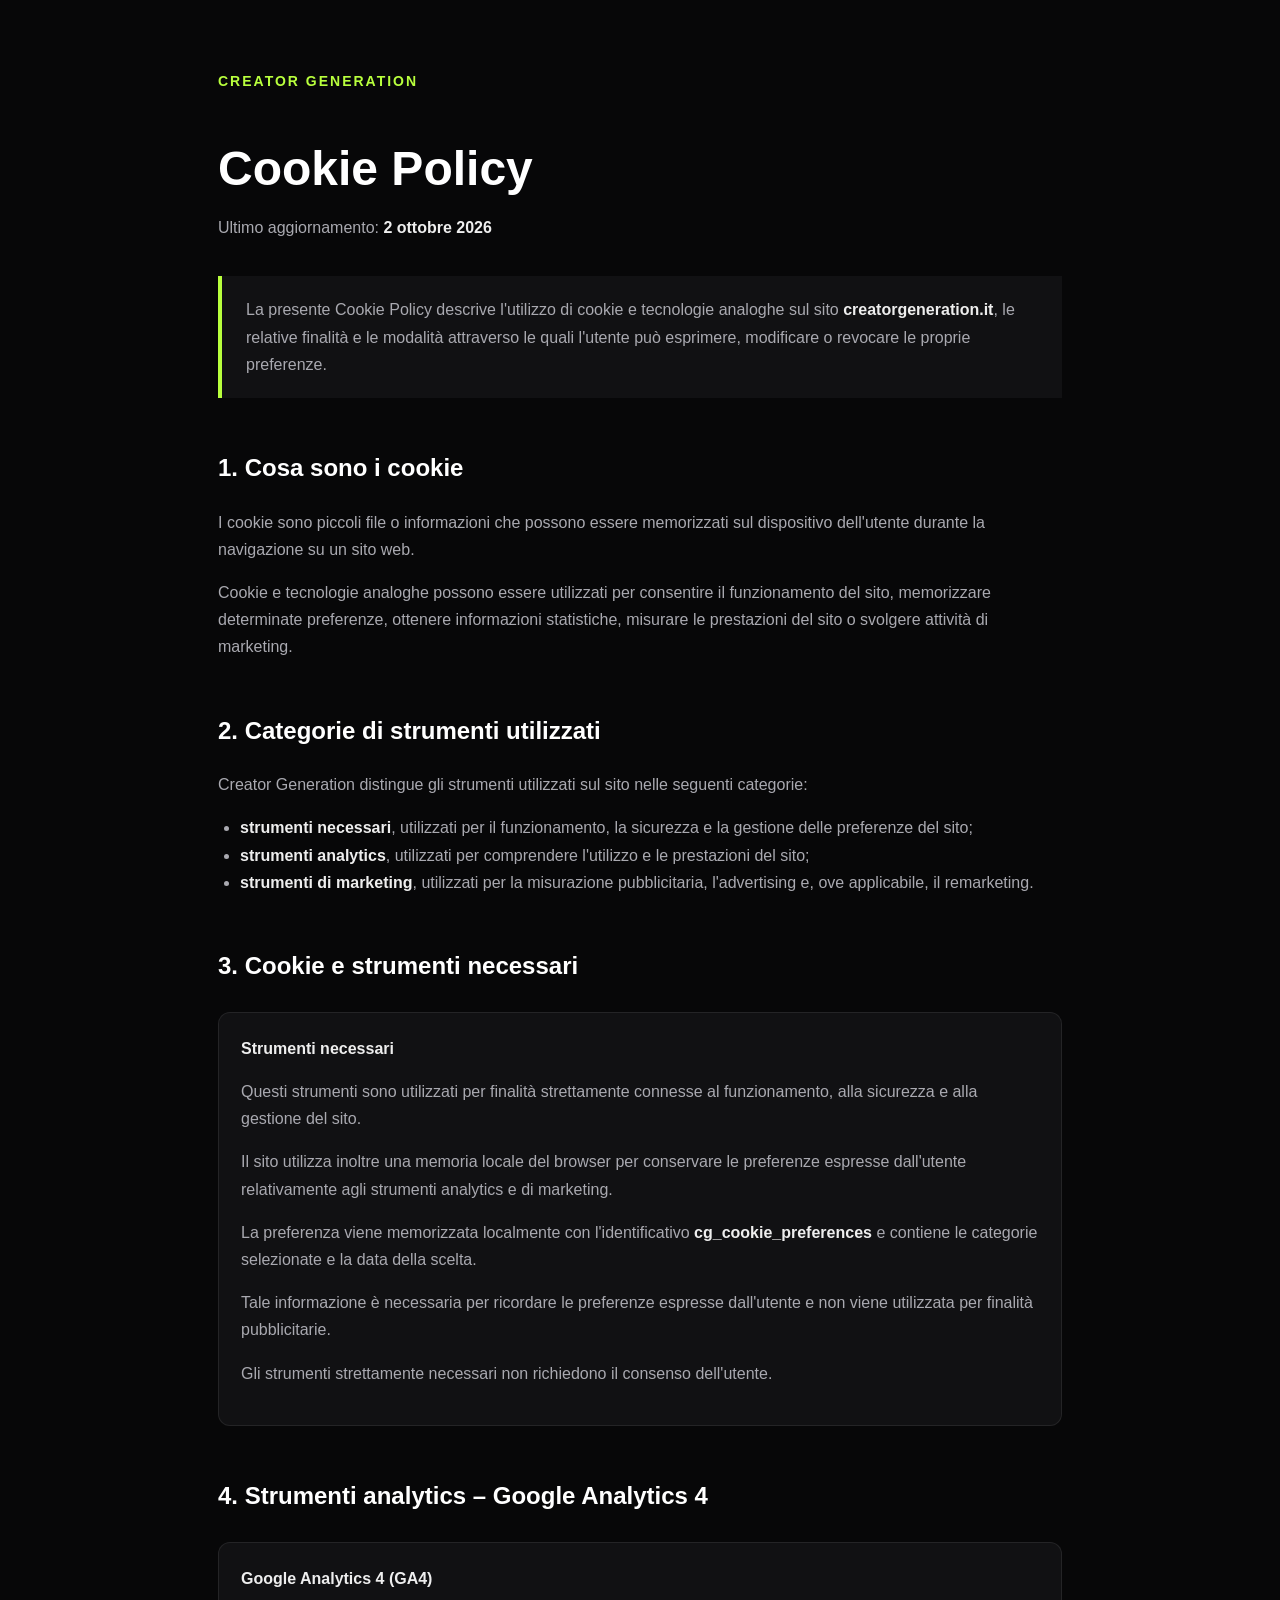
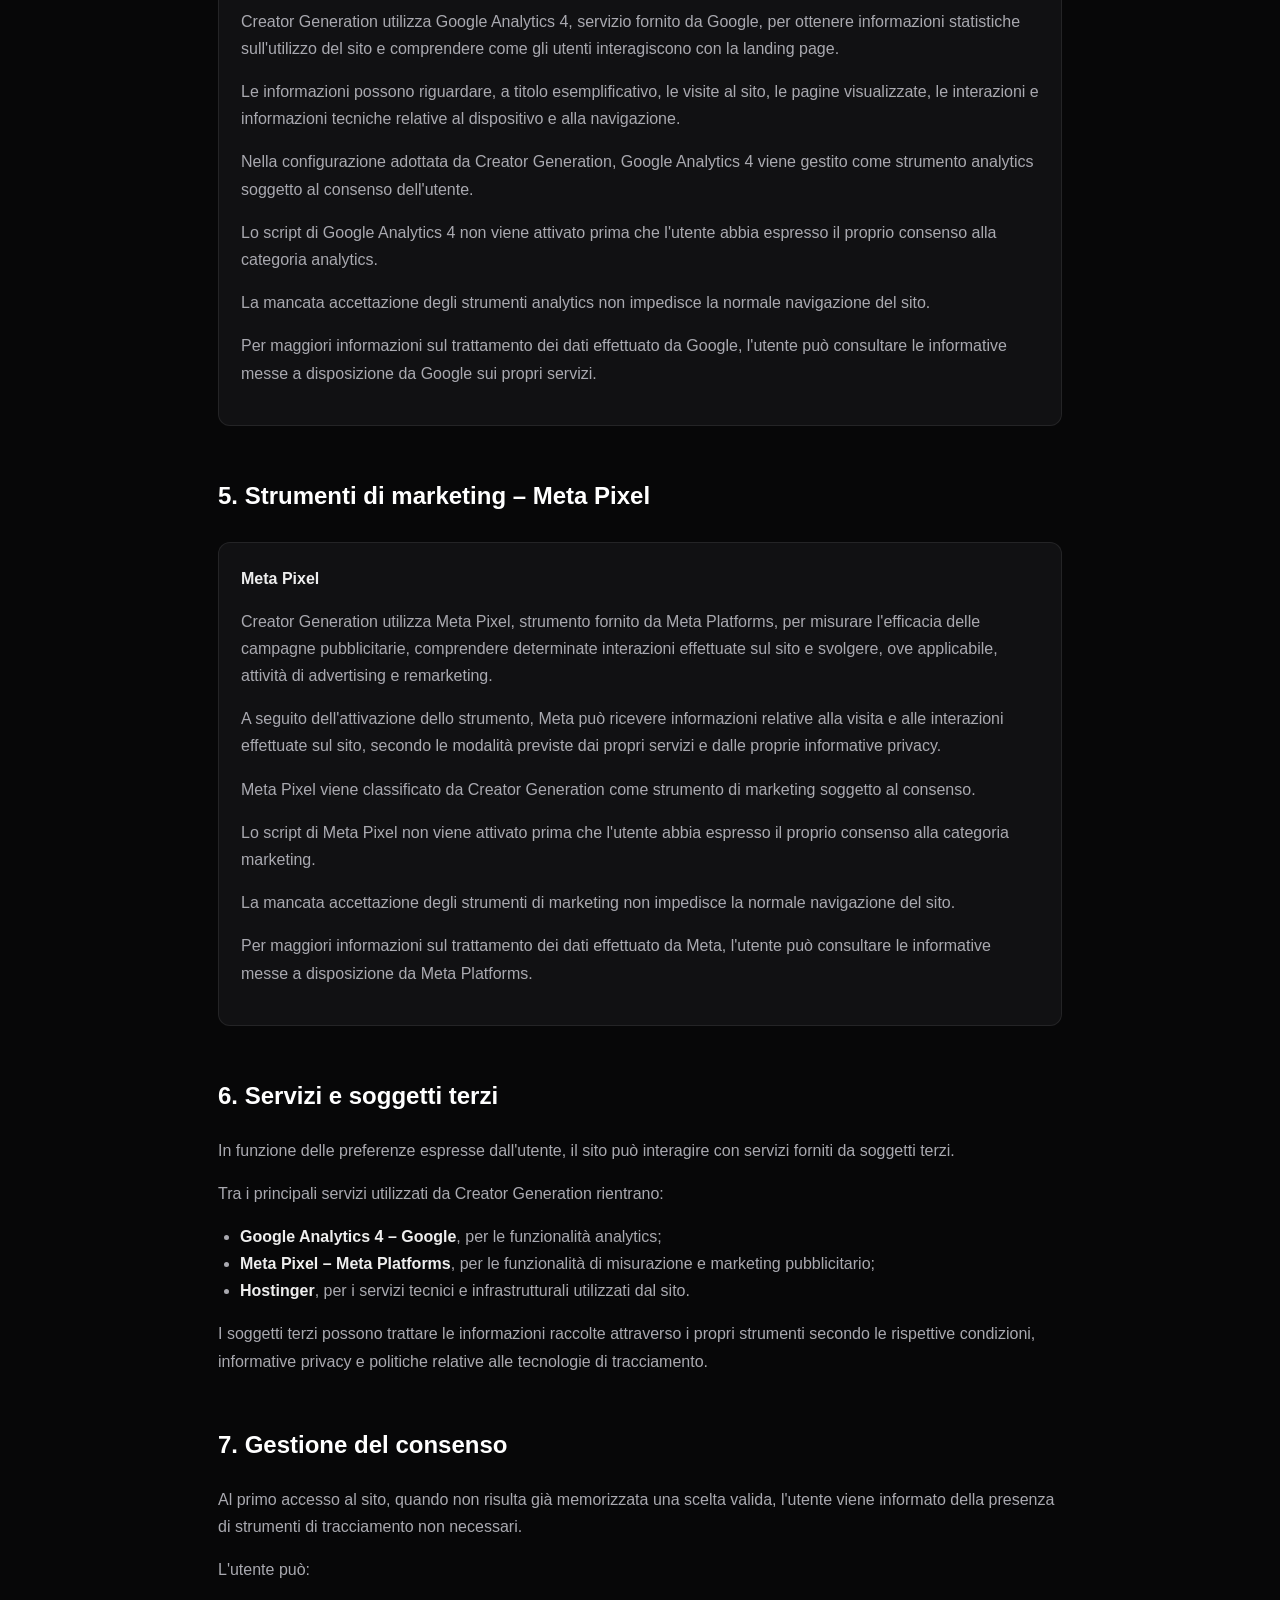
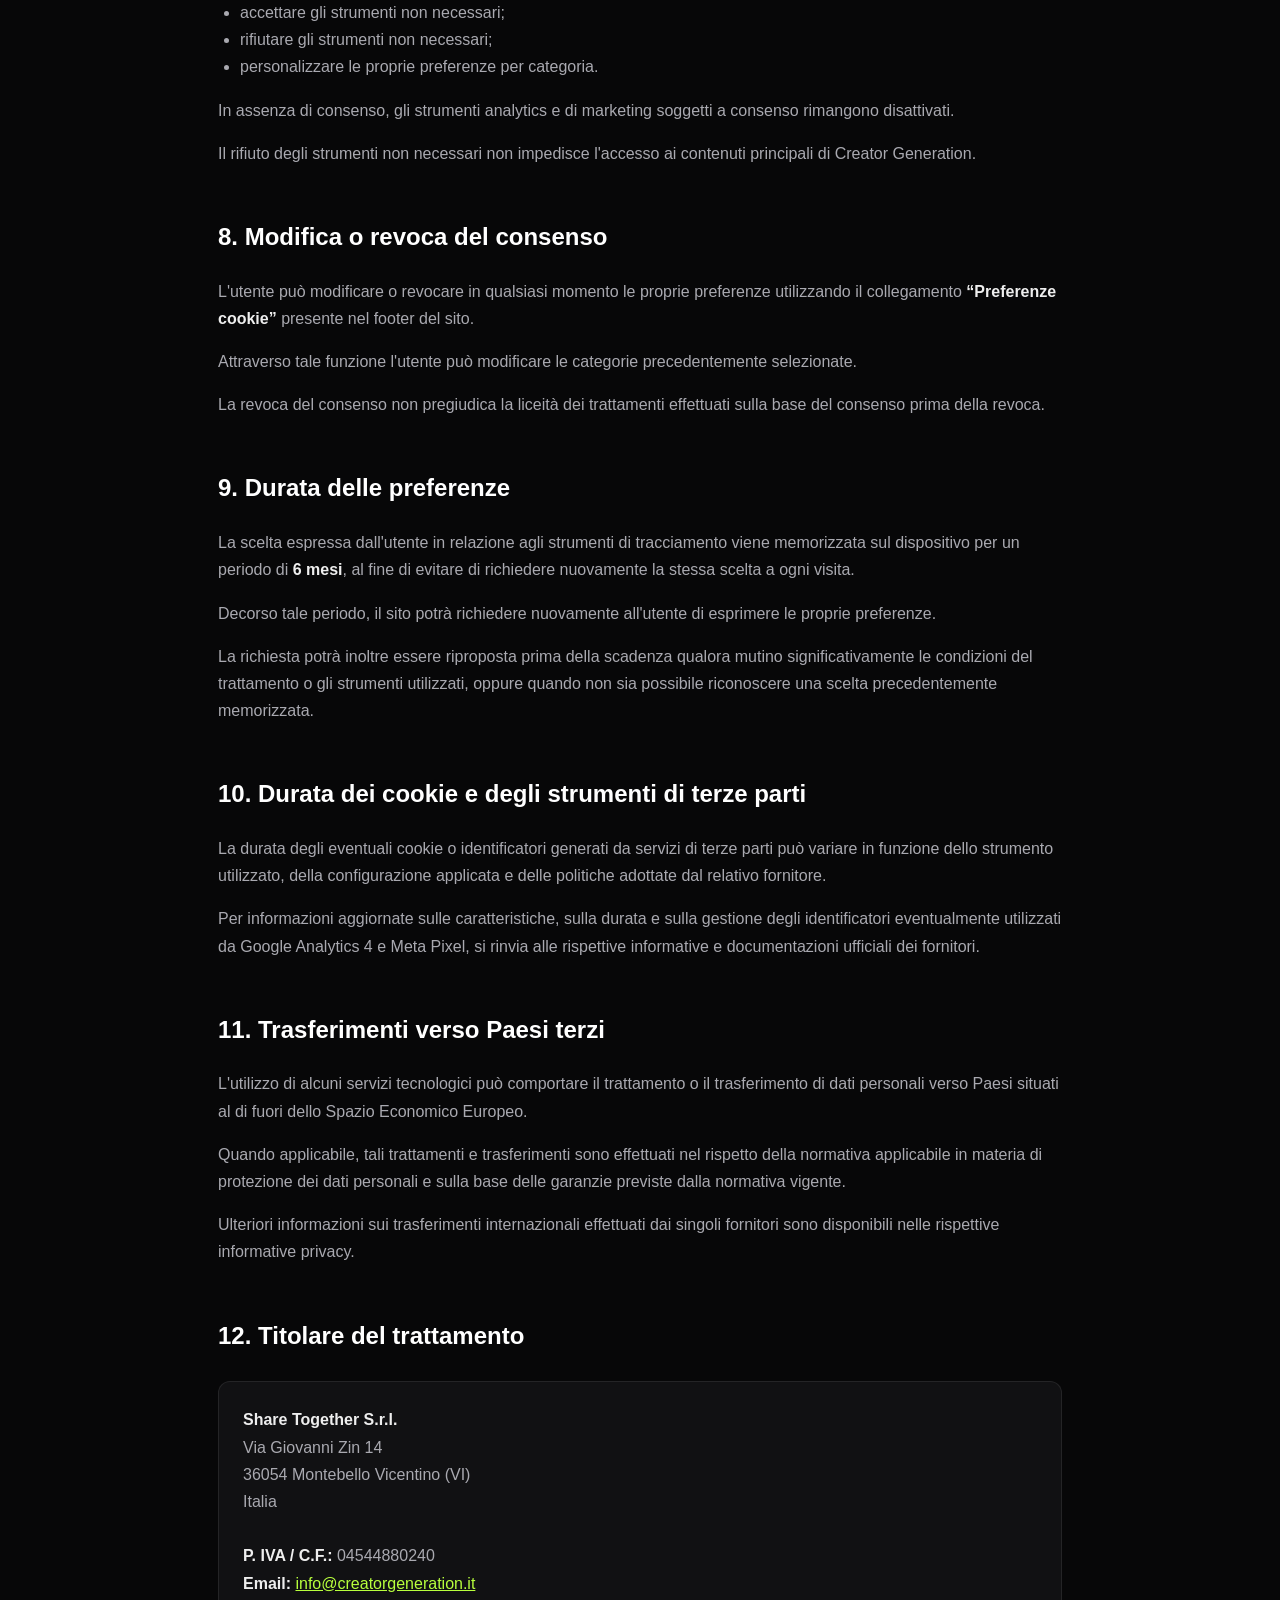
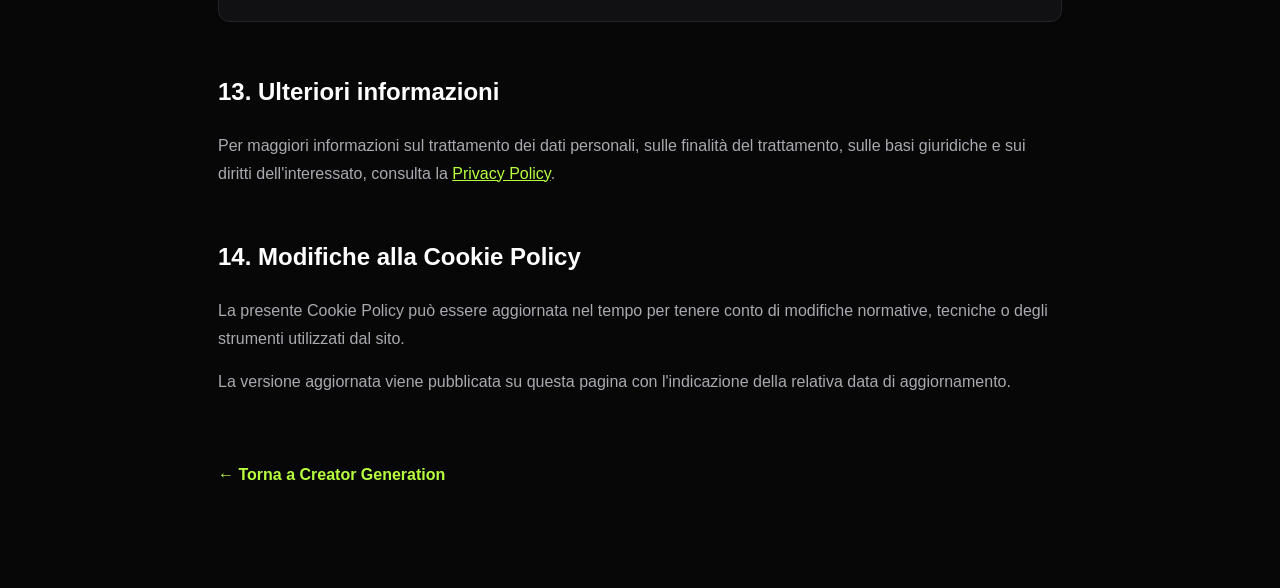
<file: cookie.html>
<!DOCTYPE html>
<html lang="it">

<head>

<meta charset="UTF-8">

<meta name="viewport"
content="width=device-width, initial-scale=1.0">

<title>Cookie Policy | Creator Generation</title>

<meta name="description"
content="Cookie Policy del sito Creator Generation.">

<meta name="robots" content="noindex, follow">

<style>

*{
  box-sizing:border-box;
}

body{
  margin:0;
  background:#070708;
  color:#a9a9b0;
  font-family:Arial,Helvetica,sans-serif;
  line-height:1.7;
}

.legal-page{
  max-width:900px;
  margin:auto;
  padding:70px 28px 100px;
}

.legal-logo{
  color:#b8ff3d;
  font-size:14px;
  font-weight:800;
  letter-spacing:2px;
  margin-bottom:50px;
}

h1{
  color:#fff;
  font-size:48px;
  line-height:1.05;
  margin-bottom:20px;
}

h2{
  color:#fff;
  margin-top:50px;
  font-size:24px;
}

h3{
  color:#eee;
  margin-top:30px;
  font-size:18px;
}

p,
li{
  color:#a9a9b0;
}

strong{
  color:#eee;
}

a{
  color:#b8ff3d;
}

ul{
  padding-left:22px;
}

.legal-note{
  margin:35px 0;
  padding:20px 24px;
  border-left:4px solid #b8ff3d;
  background:#111113;
}

.cookie-box{
  margin:25px 0;
  padding:22px;
  background:#111113;
  border:1px solid rgba(255,255,255,.08);
  border-radius:12px;
}

.company-box{
  margin:25px 0;
  padding:24px;
  background:#111113;
  border:1px solid rgba(255,255,255,.08);
  border-radius:12px;
}

.back{
  display:inline-block;
  margin-top:50px;
  font-weight:700;
  text-decoration:none;
}

@media(max-width:600px){

  .legal-page{
    padding:50px 24px 80px;
  }

  h1{
    font-size:38px;
  }

  h2{
    font-size:22px;
  }

}

</style>

</head>


<body>

<main class="legal-page">

<div class="legal-logo">
CREATOR GENERATION
</div>


<h1>Cookie Policy</h1>

<p>
Ultimo aggiornamento:
<strong>2 ottobre 2026</strong>
</p>


<div class="legal-note">

La presente Cookie Policy descrive l'utilizzo
di cookie e tecnologie analoghe sul sito
<strong>creatorgeneration.it</strong>,
le relative finalità e le modalità attraverso
le quali l'utente può esprimere, modificare
o revocare le proprie preferenze.

</div>


<h2>1. Cosa sono i cookie</h2>

<p>
I cookie sono piccoli file o informazioni
che possono essere memorizzati sul dispositivo
dell'utente durante la navigazione su un sito web.
</p>

<p>
Cookie e tecnologie analoghe possono essere
utilizzati per consentire il funzionamento
del sito, memorizzare determinate preferenze,
ottenere informazioni statistiche,
misurare le prestazioni del sito
o svolgere attività di marketing.
</p>


<h2>2. Categorie di strumenti utilizzati</h2>

<p>
Creator Generation distingue gli strumenti
utilizzati sul sito nelle seguenti categorie:
</p>

<ul>

<li>
<strong>strumenti necessari</strong>,
utilizzati per il funzionamento, la sicurezza
e la gestione delle preferenze del sito;
</li>

<li>
<strong>strumenti analytics</strong>,
utilizzati per comprendere l'utilizzo
e le prestazioni del sito;
</li>

<li>
<strong>strumenti di marketing</strong>,
utilizzati per la misurazione pubblicitaria,
l'advertising e, ove applicabile,
il remarketing.
</li>

</ul>


<h2>3. Cookie e strumenti necessari</h2>

<div class="cookie-box">

<strong>Strumenti necessari</strong>

<p>
Questi strumenti sono utilizzati
per finalità strettamente connesse
al funzionamento, alla sicurezza
e alla gestione del sito.
</p>

<p>
Il sito utilizza inoltre una memoria locale
del browser per conservare le preferenze
espresse dall'utente relativamente
agli strumenti analytics e di marketing.
</p>

<p>
La preferenza viene memorizzata localmente
con l'identificativo
<strong>cg_cookie_preferences</strong>
e contiene le categorie selezionate
e la data della scelta.
</p>

<p>
Tale informazione è necessaria
per ricordare le preferenze espresse
dall'utente e non viene utilizzata
per finalità pubblicitarie.
</p>

<p>
Gli strumenti strettamente necessari
non richiedono il consenso dell'utente.
</p>

</div>


<h2>4. Strumenti analytics – Google Analytics 4</h2>

<div class="cookie-box">

<strong>Google Analytics 4 (GA4)</strong>

<p>
Creator Generation utilizza
Google Analytics 4, servizio fornito da Google,
per ottenere informazioni statistiche
sull'utilizzo del sito e comprendere
come gli utenti interagiscono
con la landing page.
</p>

<p>
Le informazioni possono riguardare,
a titolo esemplificativo,
le visite al sito, le pagine visualizzate,
le interazioni e informazioni tecniche
relative al dispositivo e alla navigazione.
</p>

<p>
Nella configurazione adottata
da Creator Generation,
Google Analytics 4 viene gestito
come strumento analytics soggetto
al consenso dell'utente.
</p>

<p>
Lo script di Google Analytics 4
non viene attivato prima che l'utente
abbia espresso il proprio consenso
alla categoria analytics.
</p>

<p>
La mancata accettazione degli strumenti
analytics non impedisce
la normale navigazione del sito.
</p>

<p>
Per maggiori informazioni sul trattamento
dei dati effettuato da Google,
l'utente può consultare
le informative messe a disposizione
da Google sui propri servizi.
</p>

</div>


<h2>5. Strumenti di marketing – Meta Pixel</h2>

<div class="cookie-box">

<strong>Meta Pixel</strong>

<p>
Creator Generation utilizza Meta Pixel,
strumento fornito da Meta Platforms,
per misurare l'efficacia delle campagne
pubblicitarie, comprendere determinate
interazioni effettuate sul sito
e svolgere, ove applicabile,
attività di advertising e remarketing.
</p>

<p>
A seguito dell'attivazione dello strumento,
Meta può ricevere informazioni relative
alla visita e alle interazioni effettuate
sul sito, secondo le modalità previste
dai propri servizi e dalle proprie
informative privacy.
</p>

<p>
Meta Pixel viene classificato
da Creator Generation come strumento
di marketing soggetto al consenso.
</p>

<p>
Lo script di Meta Pixel
non viene attivato prima che l'utente
abbia espresso il proprio consenso
alla categoria marketing.
</p>

<p>
La mancata accettazione degli strumenti
di marketing non impedisce
la normale navigazione del sito.
</p>

<p>
Per maggiori informazioni sul trattamento
dei dati effettuato da Meta,
l'utente può consultare
le informative messe a disposizione
da Meta Platforms.
</p>

</div>


<h2>6. Servizi e soggetti terzi</h2>

<p>
In funzione delle preferenze espresse
dall'utente, il sito può interagire
con servizi forniti da soggetti terzi.
</p>

<p>
Tra i principali servizi utilizzati
da Creator Generation rientrano:
</p>

<ul>

<li>
<strong>Google Analytics 4 – Google</strong>,
per le funzionalità analytics;
</li>

<li>
<strong>Meta Pixel – Meta Platforms</strong>,
per le funzionalità di misurazione
e marketing pubblicitario;
</li>

<li>
<strong>Hostinger</strong>,
per i servizi tecnici e infrastrutturali
utilizzati dal sito.
</li>

</ul>

<p>
I soggetti terzi possono trattare
le informazioni raccolte attraverso
i propri strumenti secondo le rispettive
condizioni, informative privacy
e politiche relative alle tecnologie
di tracciamento.
</p>


<h2>7. Gestione del consenso</h2>

<p>
Al primo accesso al sito,
quando non risulta già memorizzata
una scelta valida, l'utente viene informato
della presenza di strumenti
di tracciamento non necessari.
</p>

<p>
L'utente può:
</p>

<ul>

<li>
accettare gli strumenti non necessari;
</li>

<li>
rifiutare gli strumenti non necessari;
</li>

<li>
personalizzare le proprie preferenze
per categoria.
</li>

</ul>

<p>
In assenza di consenso,
gli strumenti analytics e di marketing
soggetti a consenso rimangono disattivati.
</p>

<p>
Il rifiuto degli strumenti non necessari
non impedisce l'accesso
ai contenuti principali
di Creator Generation.
</p>


<h2>8. Modifica o revoca del consenso</h2>

<p>
L'utente può modificare
o revocare in qualsiasi momento
le proprie preferenze utilizzando
il collegamento
<strong>“Preferenze cookie”</strong>
presente nel footer del sito.
</p>

<p>
Attraverso tale funzione
l'utente può modificare
le categorie precedentemente selezionate.
</p>

<p>
La revoca del consenso
non pregiudica la liceità
dei trattamenti effettuati
sulla base del consenso
prima della revoca.
</p>


<h2>9. Durata delle preferenze</h2>

<p>
La scelta espressa dall'utente
in relazione agli strumenti
di tracciamento viene memorizzata
sul dispositivo per un periodo
di <strong>6 mesi</strong>,
al fine di evitare di richiedere
nuovamente la stessa scelta
a ogni visita.
</p>

<p>
Decorso tale periodo,
il sito potrà richiedere nuovamente
all'utente di esprimere
le proprie preferenze.
</p>

<p>
La richiesta potrà inoltre
essere riproposta prima della scadenza
qualora mutino significativamente
le condizioni del trattamento
o gli strumenti utilizzati,
oppure quando non sia possibile
riconoscere una scelta
precedentemente memorizzata.
</p>


<h2>10. Durata dei cookie e degli strumenti di terze parti</h2>

<p>
La durata degli eventuali cookie
o identificatori generati
da servizi di terze parti
può variare in funzione
dello strumento utilizzato,
della configurazione applicata
e delle politiche adottate
dal relativo fornitore.
</p>

<p>
Per informazioni aggiornate
sulle caratteristiche,
sulla durata e sulla gestione
degli identificatori eventualmente
utilizzati da Google Analytics 4
e Meta Pixel, si rinvia
alle rispettive informative
e documentazioni ufficiali
dei fornitori.
</p>


<h2>11. Trasferimenti verso Paesi terzi</h2>

<p>
L'utilizzo di alcuni servizi tecnologici
può comportare il trattamento
o il trasferimento di dati personali
verso Paesi situati al di fuori
dello Spazio Economico Europeo.
</p>

<p>
Quando applicabile,
tali trattamenti e trasferimenti
sono effettuati nel rispetto
della normativa applicabile
in materia di protezione
dei dati personali e sulla base
delle garanzie previste
dalla normativa vigente.
</p>

<p>
Ulteriori informazioni
sui trasferimenti internazionali
effettuati dai singoli fornitori
sono disponibili nelle rispettive
informative privacy.
</p>


<h2>12. Titolare del trattamento</h2>

<div class="company-box">

<strong>Share Together S.r.l.</strong><br>

Via Giovanni Zin 14<br>

36054 Montebello Vicentino (VI)<br>

Italia<br><br>

<strong>P. IVA / C.F.:</strong>
04544880240<br>

<strong>Email:</strong>
<a href="mailto:info@creatorgeneration.it">
info@creatorgeneration.it
</a>

</div>


<h2>13. Ulteriori informazioni</h2>

<p>
Per maggiori informazioni
sul trattamento dei dati personali,
sulle finalità del trattamento,
sulle basi giuridiche
e sui diritti dell'interessato,
consulta la
<a href="privacy.html">Privacy Policy</a>.
</p>


<h2>14. Modifiche alla Cookie Policy</h2>

<p>
La presente Cookie Policy
può essere aggiornata nel tempo
per tenere conto di modifiche
normative, tecniche
o degli strumenti utilizzati dal sito.
</p>

<p>
La versione aggiornata viene pubblicata
su questa pagina con l'indicazione
della relativa data di aggiornamento.
</p>


<a class="back" href="index.html">
← Torna a Creator Generation
</a>

</main>

</body>

</html>
</file>
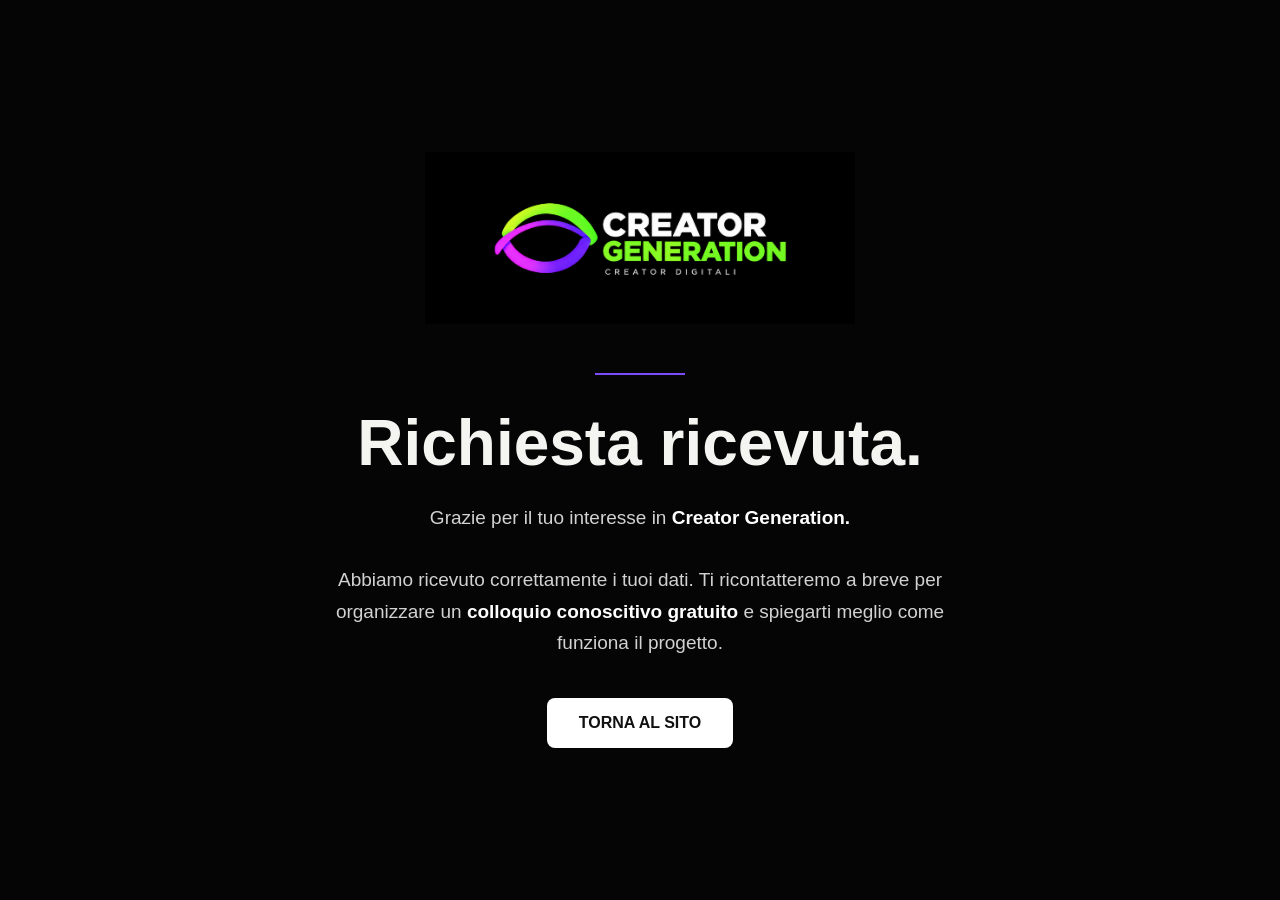
<file: grazie.html>
<!DOCTYPE html>
<html lang="it">

<head>

  <meta charset="UTF-8">
  <meta name="viewport" content="width=device-width, initial-scale=1.0">

  <title>Richiesta ricevuta | Creator Generation</title>

  <meta name="robots" content="noindex, follow">

  <link rel="icon" type="image/png" href="assets/favicon.png">

  <!-- GOOGLE ANALYTICS 4 -->
  <script>
  (function () {

    const STORAGE_KEY = 'cg_cookie_preferences';

    function hasAnalyticsConsent() {
      try {
        const stored = localStorage.getItem(STORAGE_KEY);
        if (!stored) return false;

        const preferences = JSON.parse(stored);
        if (!preferences.timestamp) return false;

        const consentDate = new Date(preferences.timestamp);
        const expiryDate = new Date(consentDate);
        expiryDate.setMonth(expiryDate.getMonth() + 6);

        if (new Date() >= expiryDate) {
          localStorage.removeItem(STORAGE_KEY);
          return false;
        }

        return preferences.analytics === true;

      } catch (error) {
        return false;
      }
    }

    function loadGA4() {

      if (!hasAnalyticsConsent()) return;
      if (window.cgGA4Loaded) return;

      window.cgGA4Loaded = true;

      window.dataLayer = window.dataLayer || [];

      window.gtag = window.gtag || function () {
        window.dataLayer.push(arguments);
      };

      window.gtag('js', new Date());

      const googleScript = document.createElement('script');

      googleScript.async = true;
      googleScript.src =
        'https://www.googletagmanager.com/gtag/js?id=G-2Q5GPP9R94';

      document.head.appendChild(googleScript);

      window.gtag('config', 'G-2Q5GPP9R94', {
        anonymize_ip: true
      });
    }

    loadGA4();

  })();
  </script>
  <!-- FINE GOOGLE ANALYTICS 4 -->


  <!-- META PIXEL - CREATOR GENERATION -->
  <script>
  (function () {

    const PIXEL_ID = '1114627364248374';
    const STORAGE_KEY = 'cg_cookie_preferences';

    // Controlla se la visita arriva dal reindirizzamento
    // configurato in Hostinger Reach
    const params = new URLSearchParams(window.location.search);
    const isLead = params.get('lead') === '1';

    // Verifica consenso marketing
    function hasMarketingConsent() {

      try {

        const stored = localStorage.getItem(STORAGE_KEY);

        if (!stored) return false;

        const preferences = JSON.parse(stored);

        if (!preferences.timestamp) return false;

        const consentDate = new Date(preferences.timestamp);
        const expiryDate = new Date(consentDate);

        expiryDate.setMonth(expiryDate.getMonth() + 6);

        if (new Date() >= expiryDate) {
          localStorage.removeItem(STORAGE_KEY);
          return false;
        }

        return preferences.marketing === true;

      } catch (error) {
        return false;
      }
    }

    // Se manca il consenso marketing, non carica il Pixel
    if (!hasMarketingConsent()) return;

    // Caricamento Meta Pixel
    !function(f,b,e,v,n,t,s) {

      if (f.fbq) return;

      n = f.fbq = function() {
        n.callMethod
          ? n.callMethod.apply(n, arguments)
          : n.queue.push(arguments);
      };

      if (!f._fbq) f._fbq = n;

      n.push = n;
      n.loaded = true;
      n.version = '2.0';
      n.queue = [];

      t = b.createElement(e);
      t.async = true;
      t.src = v;

      s = b.getElementsByTagName(e)[0];
      s.parentNode.insertBefore(t, s);

    }(
      window,
      document,
      'script',
      'https://connect.facebook.net/en_US/fbevents.js'
    );

    // Inizializzazione Pixel
    fbq('init', PIXEL_ID);

    // Registrazione visualizzazione pagina
    fbq('track', 'PageView');

    // Se non arriva dal modulo, non invia Lead
    if (!isLead) return;

    // Rimuove il parametro dall'indirizzo
    // per evitare una nuova conversione al refresh
    if (window.history && window.history.replaceState) {

      window.history.replaceState(
        {},
        document.title,
        window.location.pathname + window.location.hash
      );
    }

    // Registrazione conversione Lead
    fbq('track', 'Lead', {
      value: 1.00,
      currency: 'EUR'
    });

  })();
  </script>
  <!-- FINE META PIXEL -->


  <!-- STILE PAGINA -->
  <style>

    * {
      box-sizing: border-box;
      margin: 0;
      padding: 0;
    }

    body {
      min-height: 100vh;
      background: #050505;
      color: #f4f4f0;
      font-family: Arial, Helvetica, sans-serif;
      display: flex;
      align-items: center;
      justify-content: center;
      padding: 30px;
      text-align: center;
    }

    .thank-you {
      width: 100%;
      max-width: 760px;
    }

    .logo {
      max-width: 430px;
      width: 90%;
      height: auto;
      margin-bottom: 45px;
    }

    .line {
      width: 90px;
      height: 2px;
      background: #7c4dff;
      margin: 0 auto 35px;
    }

    h1 {
      font-size: clamp(38px, 6vw, 64px);
      line-height: 1.05;
      margin-bottom: 25px;
    }

    p {
      font-size: 19px;
      line-height: 1.65;
      color: #d2d2d2;
      max-width: 650px;
      margin: 0 auto;
    }

    .highlight {
      color: #ffffff;
      font-weight: 700;
    }

    .button {
      display: inline-block;
      margin-top: 40px;
      padding: 16px 32px;
      background: #ffffff;
      color: #111111;
      text-decoration: none;
      font-weight: 700;
      border-radius: 8px;
      transition: transform .2s ease;
    }

    .button:hover {
      transform: translateY(-2px);
    }

  </style>
  <!-- FINE STILE PAGINA -->

</head>


<body>

  <main class="thank-you">

    <img
      src="assets/logo.png"
      alt="Creator Generation"
      class="logo"
    >

    <div class="line"></div>

    <h1>Richiesta ricevuta.</h1>

    <p>

      Grazie per il tuo interesse in

      <span class="highlight">
        Creator Generation.
      </span>

      <br><br>

      Abbiamo ricevuto correttamente i tuoi dati.

      Ti ricontatteremo a breve per organizzare
      un

      <span class="highlight">
        colloquio conoscitivo gratuito
      </span>

      e spiegarti meglio come funziona il progetto.

    </p>

    <a href="/" class="button">
      TORNA AL SITO
    </a>

  </main>

</body>

</html>
</file>
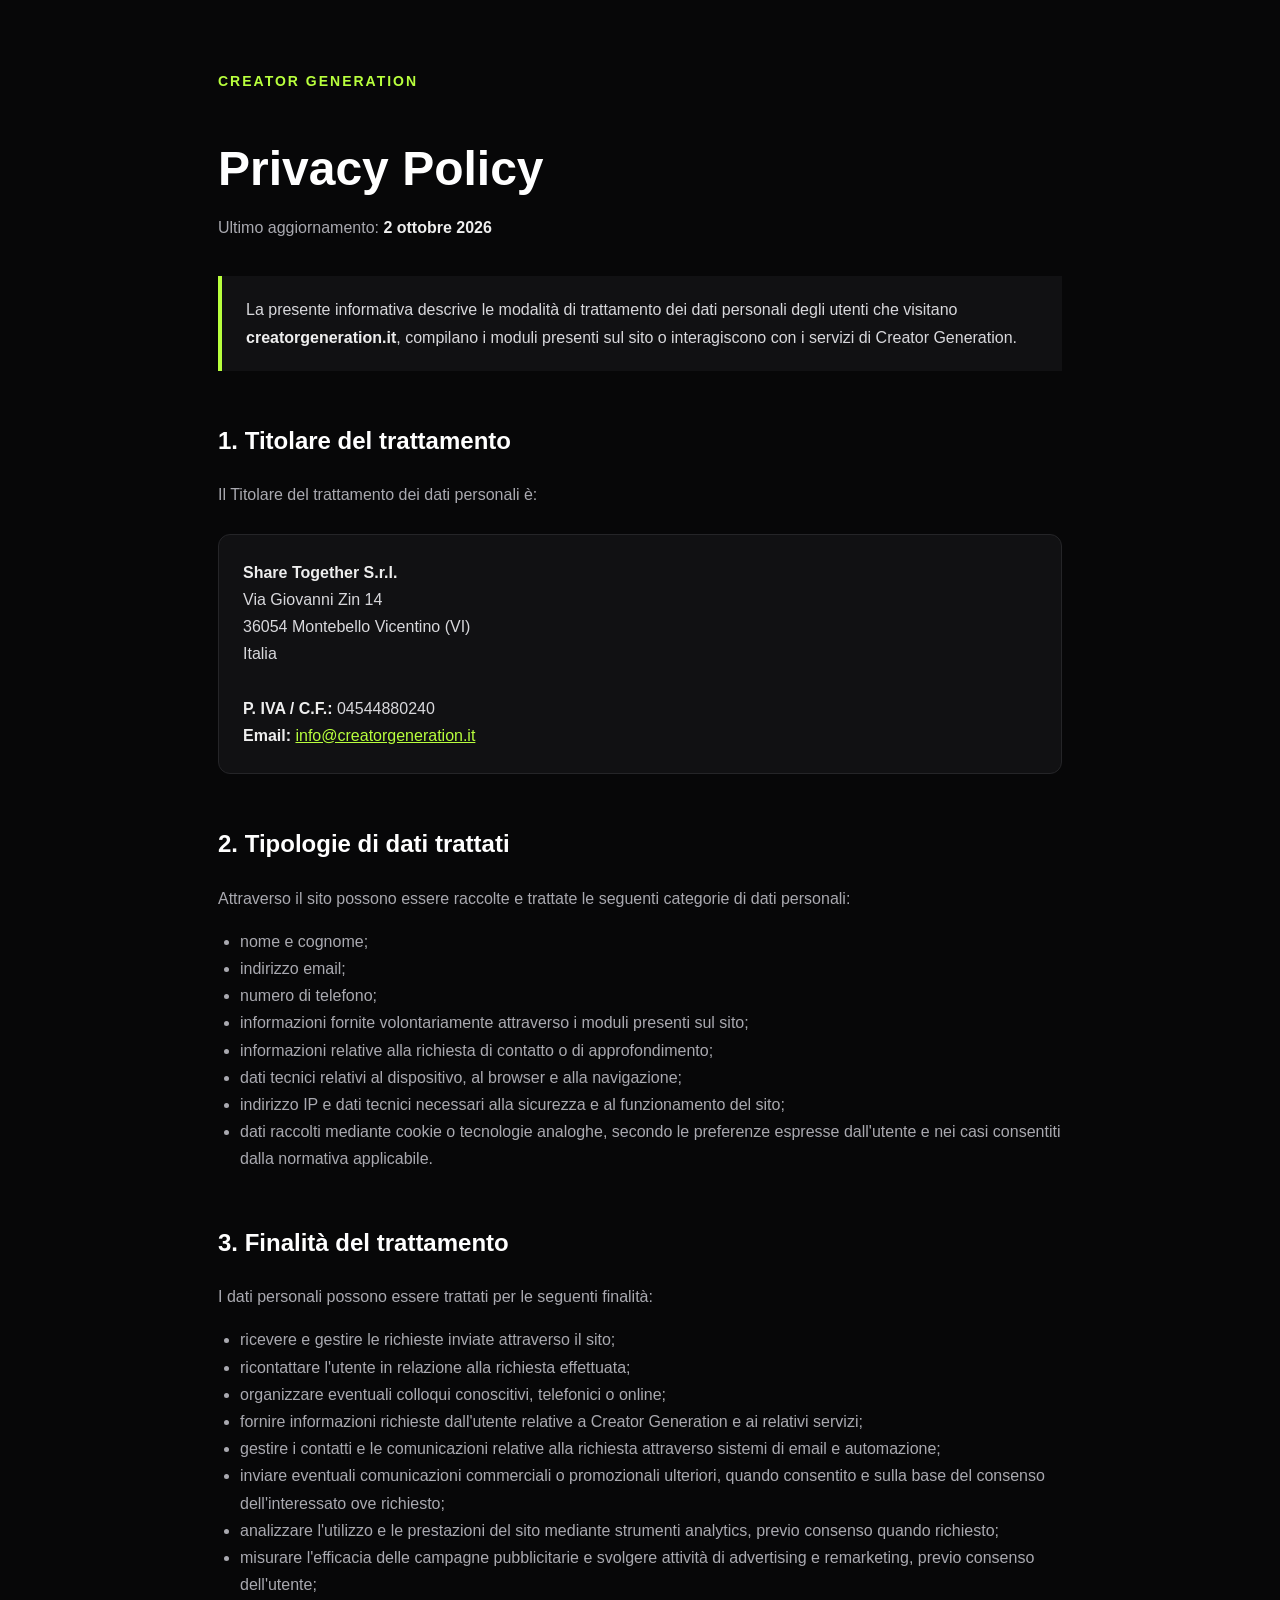
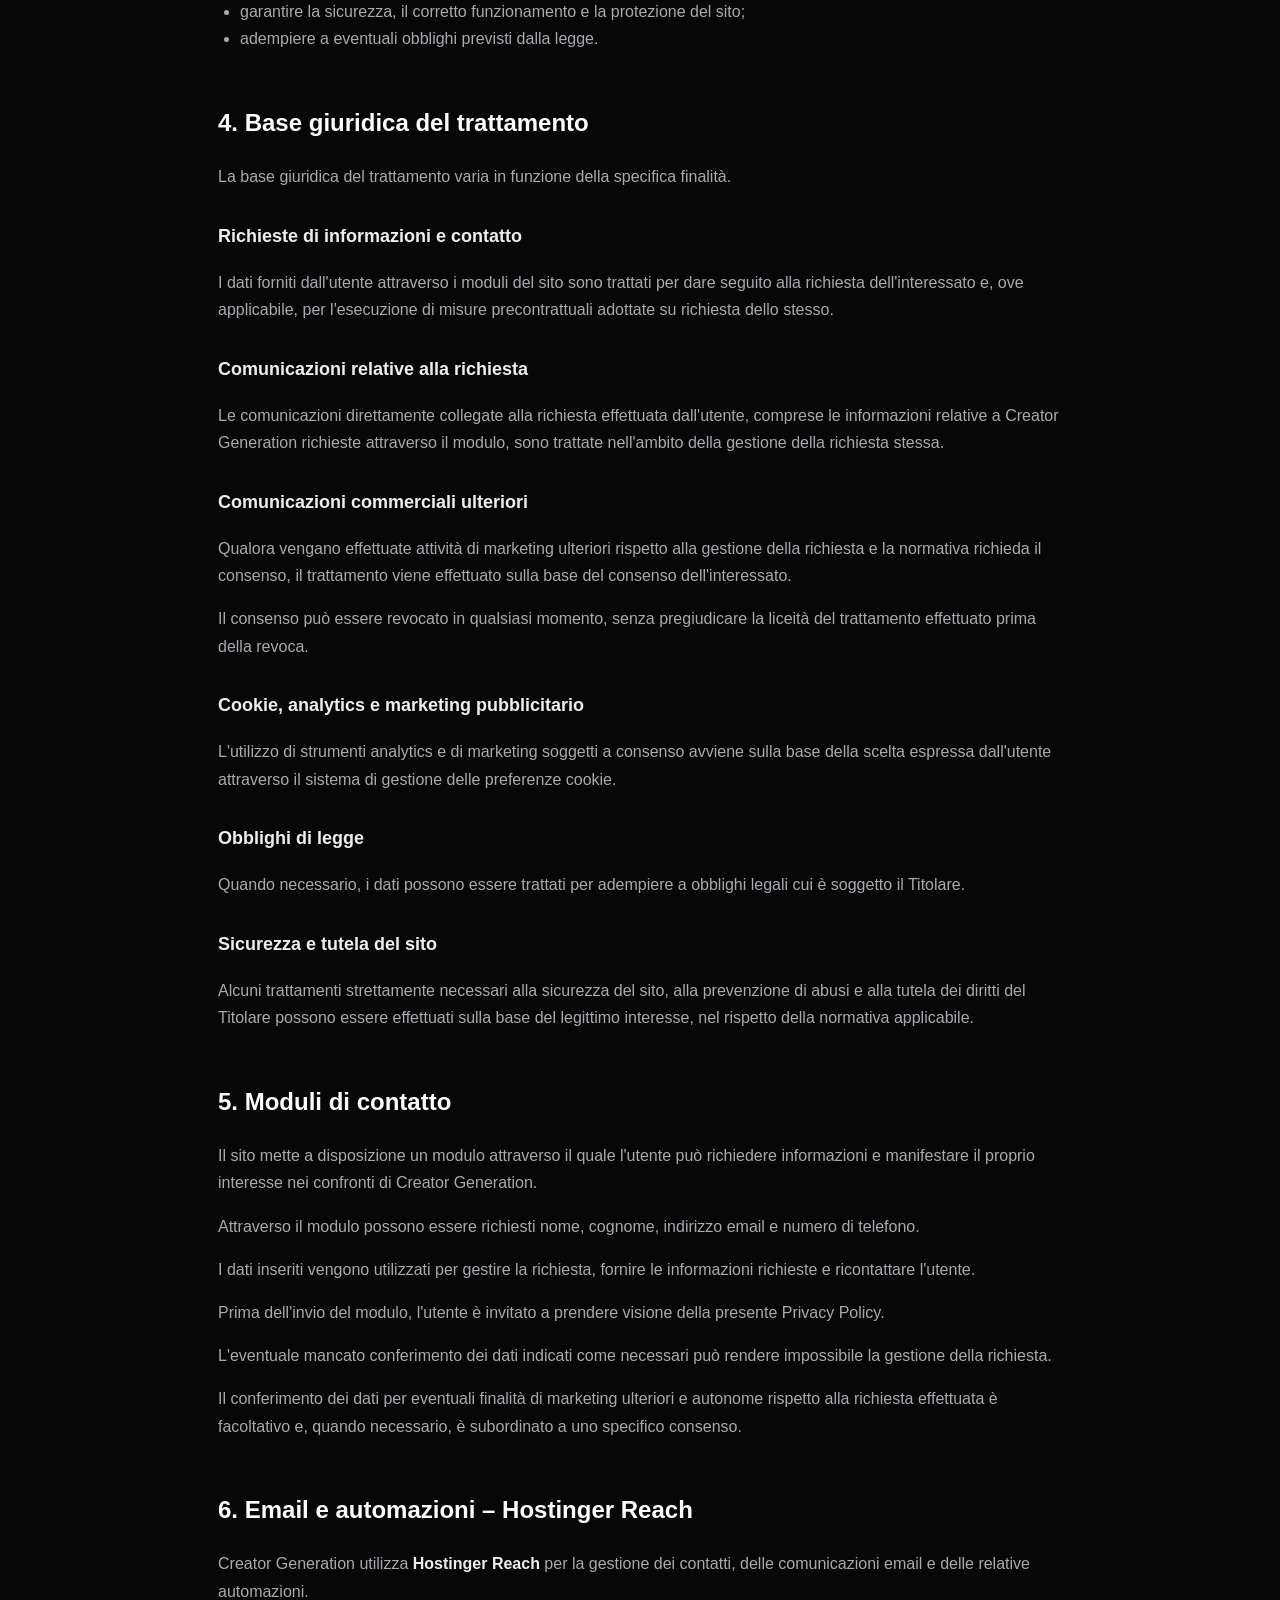
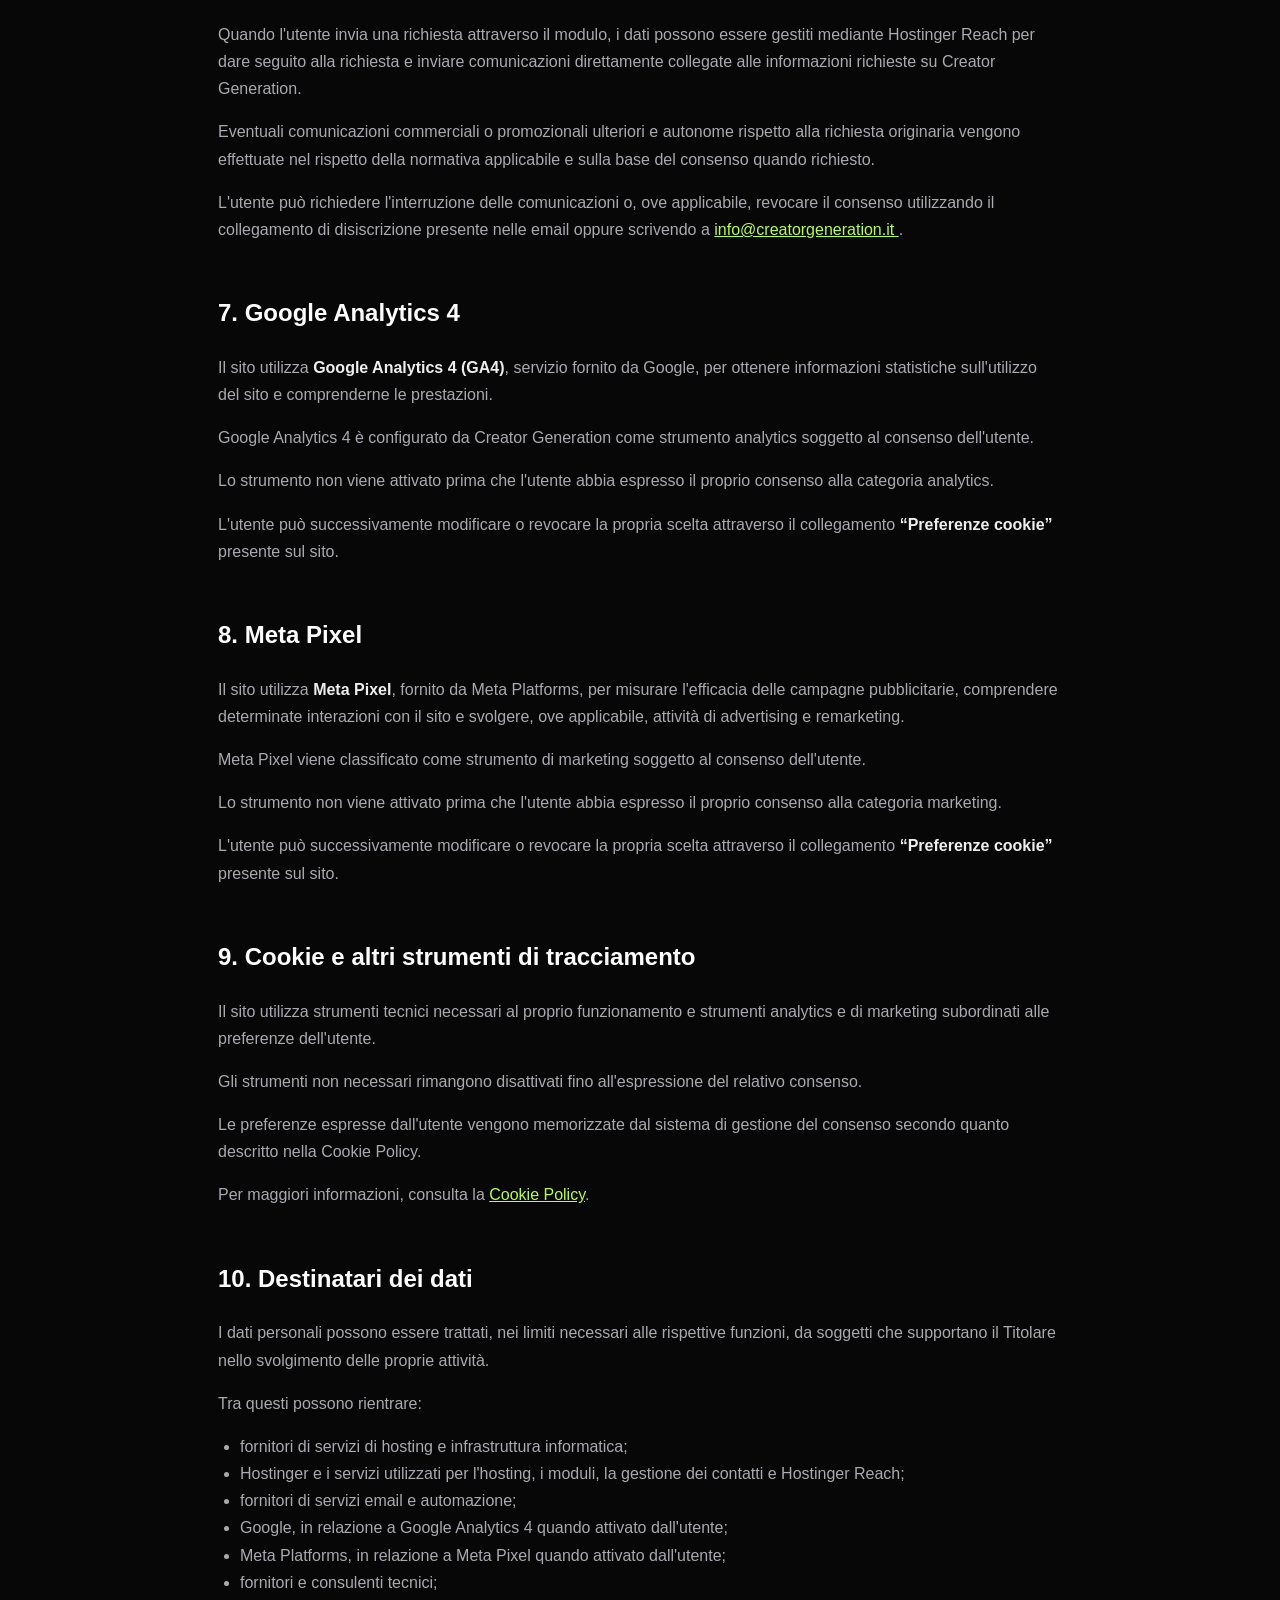
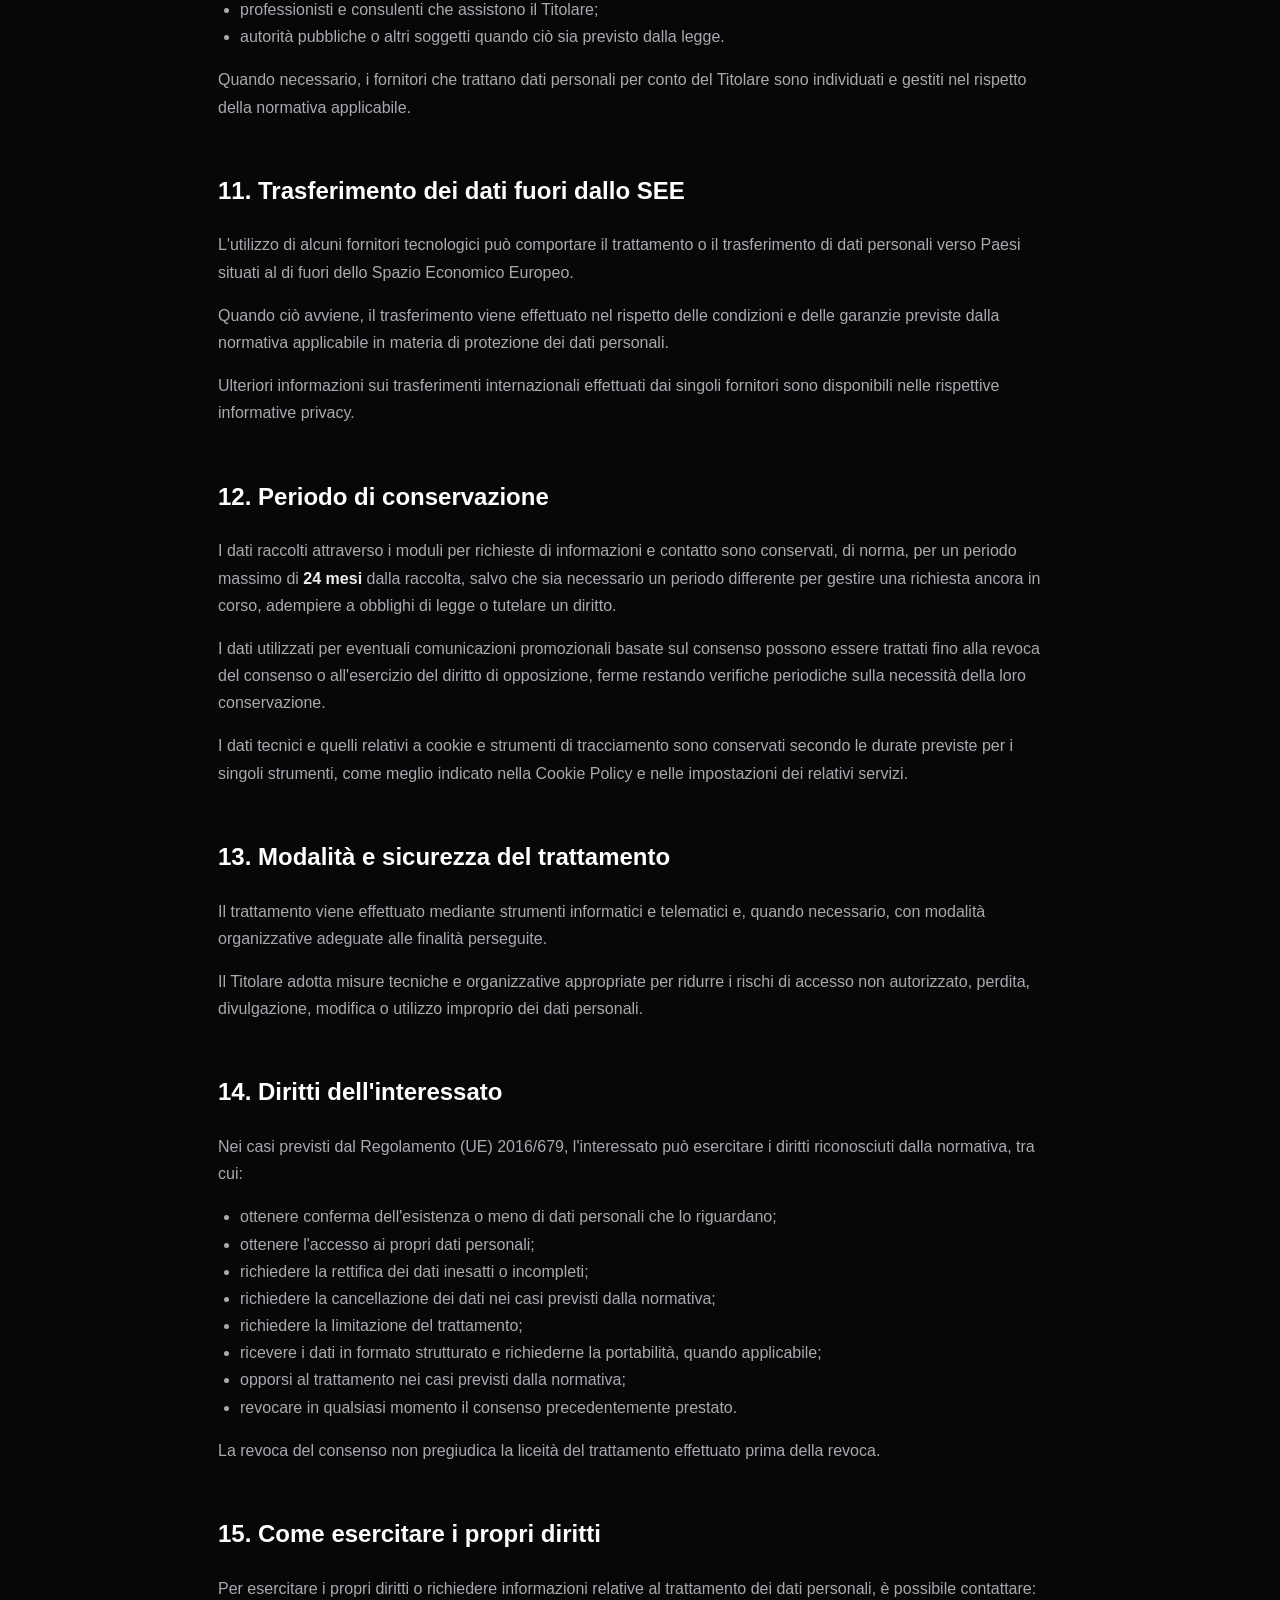
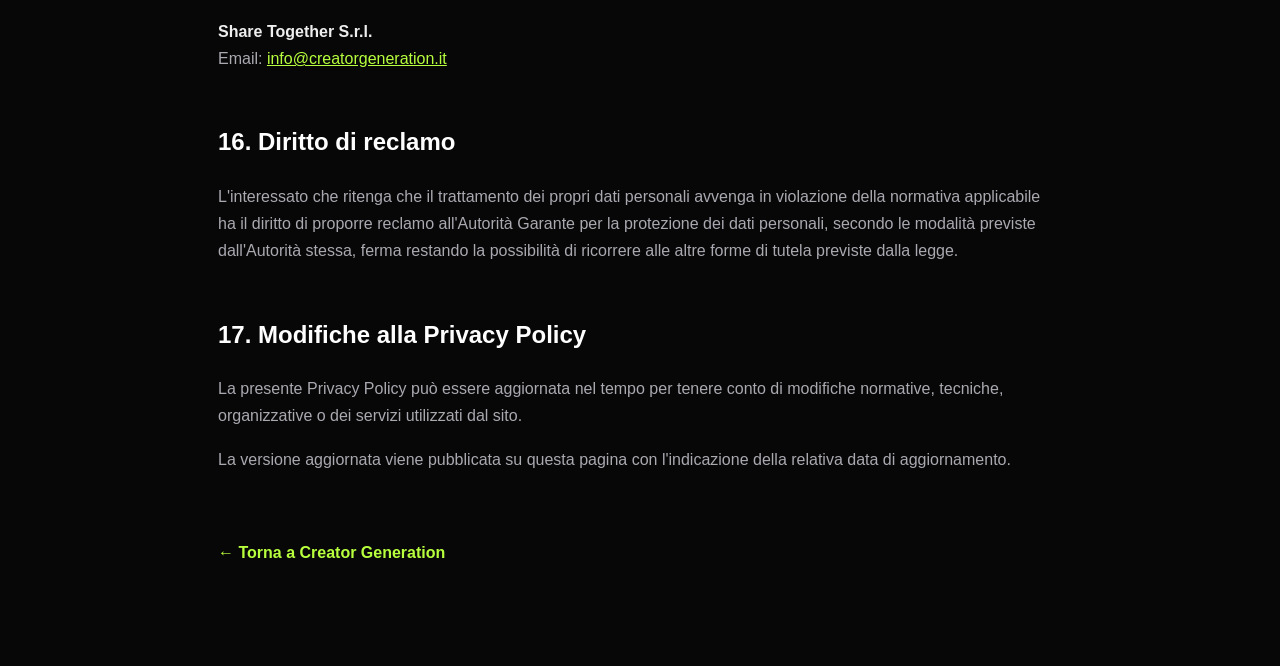
<file: privacy.html>
<!DOCTYPE html>
<html lang="it">

<head>

<meta charset="UTF-8">

<meta name="viewport"
content="width=device-width, initial-scale=1.0">

<title>Privacy Policy | Creator Generation</title>

<meta name="description"
content="Informativa sul trattamento dei dati personali del sito Creator Generation.">

<meta name="robots" content="noindex, follow">

<style>

*{
  box-sizing:border-box;
}

body{
  margin:0;
  background:#070708;
  color:#d8d8dc;
  font-family:Arial,Helvetica,sans-serif;
  line-height:1.7;
}

.legal-page{
  max-width:900px;
  margin:auto;
  padding:70px 28px 100px;
}

.legal-logo{
  color:#b8ff3d;
  font-size:14px;
  font-weight:800;
  letter-spacing:2px;
  margin-bottom:50px;
}

h1{
  color:#fff;
  font-size:48px;
  line-height:1.05;
  margin-bottom:20px;
}

h2{
  color:#fff;
  margin-top:50px;
  font-size:24px;
}

h3{
  color:#eee;
  margin-top:30px;
  font-size:18px;
}

p,
li{
  color:#a9a9b0;
}

strong{
  color:#eee;
}

a{
  color:#b8ff3d;
}

ul{
  padding-left:22px;
}

.legal-note{
  margin:35px 0;
  padding:20px 24px;
  border-left:4px solid #b8ff3d;
  background:#111113;
}

.company-box{
  margin:25px 0;
  padding:24px;
  background:#111113;
  border:1px solid #252528;
  border-radius:12px;
}

.back{
  display:inline-block;
  margin-top:50px;
  text-decoration:none;
  font-weight:700;
}

@media(max-width:600px){

  .legal-page{
    padding:50px 24px 80px;
  }

  h1{
    font-size:38px;
  }

  h2{
    font-size:22px;
  }

}

</style>

</head>


<body>

<main class="legal-page">

<div class="legal-logo">
CREATOR GENERATION
</div>


<h1>Privacy Policy</h1>

<p>
Ultimo aggiornamento:
<strong>2 ottobre 2026</strong>
</p>


<div class="legal-note">

La presente informativa descrive le modalità
di trattamento dei dati personali degli utenti
che visitano <strong>creatorgeneration.it</strong>,
compilano i moduli presenti sul sito
o interagiscono con i servizi
di Creator Generation.

</div>


<h2>1. Titolare del trattamento</h2>

<p>
Il Titolare del trattamento dei dati personali è:
</p>

<div class="company-box">

<strong>Share Together S.r.l.</strong><br>

Via Giovanni Zin 14<br>

36054 Montebello Vicentino (VI)<br>

Italia<br><br>

<strong>P. IVA / C.F.:</strong>
04544880240<br>

<strong>Email:</strong>
<a href="mailto:info@creatorgeneration.it">
info@creatorgeneration.it
</a>

</div>


<h2>2. Tipologie di dati trattati</h2>

<p>
Attraverso il sito possono essere raccolte
e trattate le seguenti categorie
di dati personali:
</p>

<ul>

<li>nome e cognome;</li>

<li>indirizzo email;</li>

<li>numero di telefono;</li>

<li>
informazioni fornite volontariamente
attraverso i moduli presenti sul sito;
</li>

<li>
informazioni relative alla richiesta
di contatto o di approfondimento;
</li>

<li>
dati tecnici relativi al dispositivo,
al browser e alla navigazione;
</li>

<li>
indirizzo IP e dati tecnici necessari
alla sicurezza e al funzionamento del sito;
</li>

<li>
dati raccolti mediante cookie
o tecnologie analoghe,
secondo le preferenze espresse dall'utente
e nei casi consentiti
dalla normativa applicabile.
</li>

</ul>


<h2>3. Finalità del trattamento</h2>

<p>
I dati personali possono essere trattati
per le seguenti finalità:
</p>

<ul>

<li>
ricevere e gestire le richieste
inviate attraverso il sito;
</li>

<li>
ricontattare l'utente in relazione
alla richiesta effettuata;
</li>

<li>
organizzare eventuali colloqui conoscitivi,
telefonici o online;
</li>

<li>
fornire informazioni richieste dall'utente
relative a Creator Generation
e ai relativi servizi;
</li>

<li>
gestire i contatti e le comunicazioni
relative alla richiesta attraverso
sistemi di email e automazione;
</li>

<li>
inviare eventuali comunicazioni
commerciali o promozionali ulteriori,
quando consentito e sulla base
del consenso dell'interessato
ove richiesto;
</li>

<li>
analizzare l'utilizzo e le prestazioni
del sito mediante strumenti analytics,
previo consenso quando richiesto;
</li>

<li>
misurare l'efficacia delle campagne
pubblicitarie e svolgere attività
di advertising e remarketing,
previo consenso dell'utente;
</li>

<li>
garantire la sicurezza,
il corretto funzionamento
e la protezione del sito;
</li>

<li>
adempiere a eventuali obblighi
previsti dalla legge.
</li>

</ul>


<h2>4. Base giuridica del trattamento</h2>

<p>
La base giuridica del trattamento varia
in funzione della specifica finalità.
</p>


<h3>Richieste di informazioni e contatto</h3>

<p>
I dati forniti dall'utente attraverso
i moduli del sito sono trattati
per dare seguito alla richiesta
dell'interessato e, ove applicabile,
per l'esecuzione di misure precontrattuali
adottate su richiesta dello stesso.
</p>


<h3>Comunicazioni relative alla richiesta</h3>

<p>
Le comunicazioni direttamente collegate
alla richiesta effettuata dall'utente,
comprese le informazioni relative
a Creator Generation richieste attraverso
il modulo, sono trattate nell'ambito
della gestione della richiesta stessa.
</p>


<h3>Comunicazioni commerciali ulteriori</h3>

<p>
Qualora vengano effettuate attività
di marketing ulteriori rispetto
alla gestione della richiesta
e la normativa richieda il consenso,
il trattamento viene effettuato
sulla base del consenso dell'interessato.
</p>

<p>
Il consenso può essere revocato
in qualsiasi momento,
senza pregiudicare la liceità
del trattamento effettuato
prima della revoca.
</p>


<h3>Cookie, analytics e marketing pubblicitario</h3>

<p>
L'utilizzo di strumenti analytics
e di marketing soggetti a consenso
avviene sulla base della scelta
espressa dall'utente attraverso
il sistema di gestione
delle preferenze cookie.
</p>


<h3>Obblighi di legge</h3>

<p>
Quando necessario, i dati possono
essere trattati per adempiere
a obblighi legali cui è soggetto
il Titolare.
</p>


<h3>Sicurezza e tutela del sito</h3>

<p>
Alcuni trattamenti strettamente necessari
alla sicurezza del sito,
alla prevenzione di abusi
e alla tutela dei diritti del Titolare
possono essere effettuati
sulla base del legittimo interesse,
nel rispetto della normativa applicabile.
</p>


<h2>5. Moduli di contatto</h2>

<p>
Il sito mette a disposizione
un modulo attraverso il quale
l'utente può richiedere informazioni
e manifestare il proprio interesse
nei confronti di Creator Generation.
</p>

<p>
Attraverso il modulo possono essere richiesti
nome, cognome, indirizzo email
e numero di telefono.
</p>

<p>
I dati inseriti vengono utilizzati
per gestire la richiesta,
fornire le informazioni richieste
e ricontattare l'utente.
</p>

<p>
Prima dell'invio del modulo,
l'utente è invitato a prendere visione
della presente Privacy Policy.
</p>

<p>
L'eventuale mancato conferimento
dei dati indicati come necessari
può rendere impossibile
la gestione della richiesta.
</p>

<p>
Il conferimento dei dati
per eventuali finalità di marketing
ulteriori e autonome rispetto
alla richiesta effettuata è facoltativo
e, quando necessario,
è subordinato a uno specifico consenso.
</p>


<h2>6. Email e automazioni – Hostinger Reach</h2>

<p>
Creator Generation utilizza
<strong>Hostinger Reach</strong>
per la gestione dei contatti,
delle comunicazioni email
e delle relative automazioni.
</p>

<p>
Quando l'utente invia una richiesta
attraverso il modulo,
i dati possono essere gestiti
mediante Hostinger Reach
per dare seguito alla richiesta
e inviare comunicazioni direttamente
collegate alle informazioni richieste
su Creator Generation.
</p>

<p>
Eventuali comunicazioni commerciali
o promozionali ulteriori e autonome
rispetto alla richiesta originaria
vengono effettuate nel rispetto
della normativa applicabile
e sulla base del consenso
quando richiesto.
</p>

<p>
L'utente può richiedere
l'interruzione delle comunicazioni
o, ove applicabile, revocare
il consenso utilizzando
il collegamento di disiscrizione
presente nelle email oppure scrivendo a
<a href="mailto:info@creatorgeneration.it">
info@creatorgeneration.it
</a>.
</p>


<h2>7. Google Analytics 4</h2>

<p>
Il sito utilizza
<strong>Google Analytics 4 (GA4)</strong>,
servizio fornito da Google,
per ottenere informazioni statistiche
sull'utilizzo del sito
e comprenderne le prestazioni.
</p>

<p>
Google Analytics 4 è configurato
da Creator Generation come strumento
analytics soggetto al consenso
dell'utente.
</p>

<p>
Lo strumento non viene attivato
prima che l'utente abbia espresso
il proprio consenso
alla categoria analytics.
</p>

<p>
L'utente può successivamente
modificare o revocare la propria scelta
attraverso il collegamento
<strong>“Preferenze cookie”</strong>
presente sul sito.
</p>


<h2>8. Meta Pixel</h2>

<p>
Il sito utilizza
<strong>Meta Pixel</strong>,
fornito da Meta Platforms,
per misurare l'efficacia
delle campagne pubblicitarie,
comprendere determinate interazioni
con il sito e svolgere,
ove applicabile,
attività di advertising
e remarketing.
</p>

<p>
Meta Pixel viene classificato
come strumento di marketing
soggetto al consenso dell'utente.
</p>

<p>
Lo strumento non viene attivato
prima che l'utente abbia espresso
il proprio consenso
alla categoria marketing.
</p>

<p>
L'utente può successivamente
modificare o revocare
la propria scelta attraverso
il collegamento
<strong>“Preferenze cookie”</strong>
presente sul sito.
</p>


<h2>9. Cookie e altri strumenti di tracciamento</h2>

<p>
Il sito utilizza strumenti tecnici
necessari al proprio funzionamento
e strumenti analytics
e di marketing subordinati
alle preferenze dell'utente.
</p>

<p>
Gli strumenti non necessari
rimangono disattivati
fino all'espressione
del relativo consenso.
</p>

<p>
Le preferenze espresse
dall'utente vengono memorizzate
dal sistema di gestione del consenso
secondo quanto descritto
nella Cookie Policy.
</p>

<p>
Per maggiori informazioni,
consulta la
<a href="cookie.html">Cookie Policy</a>.
</p>


<h2>10. Destinatari dei dati</h2>

<p>
I dati personali possono essere trattati,
nei limiti necessari
alle rispettive funzioni,
da soggetti che supportano
il Titolare nello svolgimento
delle proprie attività.
</p>

<p>
Tra questi possono rientrare:
</p>

<ul>

<li>
fornitori di servizi di hosting
e infrastruttura informatica;
</li>

<li>
Hostinger e i servizi utilizzati
per l'hosting, i moduli,
la gestione dei contatti
e Hostinger Reach;
</li>

<li>
fornitori di servizi email
e automazione;
</li>

<li>
Google, in relazione
a Google Analytics 4
quando attivato dall'utente;
</li>

<li>
Meta Platforms,
in relazione a Meta Pixel
quando attivato dall'utente;
</li>

<li>
fornitori e consulenti tecnici;
</li>

<li>
professionisti e consulenti
che assistono il Titolare;
</li>

<li>
autorità pubbliche
o altri soggetti quando ciò
sia previsto dalla legge.
</li>

</ul>

<p>
Quando necessario,
i fornitori che trattano dati personali
per conto del Titolare
sono individuati e gestiti
nel rispetto della normativa applicabile.
</p>


<h2>11. Trasferimento dei dati fuori dallo SEE</h2>

<p>
L'utilizzo di alcuni fornitori tecnologici
può comportare il trattamento
o il trasferimento di dati personali
verso Paesi situati al di fuori
dello Spazio Economico Europeo.
</p>

<p>
Quando ciò avviene,
il trasferimento viene effettuato
nel rispetto delle condizioni
e delle garanzie previste
dalla normativa applicabile
in materia di protezione
dei dati personali.
</p>

<p>
Ulteriori informazioni
sui trasferimenti internazionali
effettuati dai singoli fornitori
sono disponibili nelle rispettive
informative privacy.
</p>


<h2>12. Periodo di conservazione</h2>

<p>
I dati raccolti attraverso i moduli
per richieste di informazioni
e contatto sono conservati,
di norma, per un periodo massimo
di <strong>24 mesi</strong>
dalla raccolta, salvo che sia necessario
un periodo differente
per gestire una richiesta ancora in corso,
adempiere a obblighi di legge
o tutelare un diritto.
</p>

<p>
I dati utilizzati per eventuali
comunicazioni promozionali
basate sul consenso
possono essere trattati
fino alla revoca del consenso
o all'esercizio del diritto
di opposizione,
ferme restando verifiche periodiche
sulla necessità
della loro conservazione.
</p>

<p>
I dati tecnici e quelli relativi
a cookie e strumenti di tracciamento
sono conservati secondo
le durate previste
per i singoli strumenti,
come meglio indicato
nella Cookie Policy
e nelle impostazioni
dei relativi servizi.
</p>


<h2>13. Modalità e sicurezza del trattamento</h2>

<p>
Il trattamento viene effettuato
mediante strumenti informatici
e telematici e, quando necessario,
con modalità organizzative
adeguate alle finalità perseguite.
</p>

<p>
Il Titolare adotta misure tecniche
e organizzative appropriate
per ridurre i rischi
di accesso non autorizzato,
perdita, divulgazione,
modifica o utilizzo improprio
dei dati personali.
</p>


<h2>14. Diritti dell'interessato</h2>

<p>
Nei casi previsti
dal Regolamento (UE) 2016/679,
l'interessato può esercitare
i diritti riconosciuti
dalla normativa, tra cui:
</p>

<ul>

<li>
ottenere conferma dell'esistenza
o meno di dati personali
che lo riguardano;
</li>

<li>
ottenere l'accesso
ai propri dati personali;
</li>

<li>
richiedere la rettifica
dei dati inesatti o incompleti;
</li>

<li>
richiedere la cancellazione
dei dati nei casi previsti
dalla normativa;
</li>

<li>
richiedere la limitazione
del trattamento;
</li>

<li>
ricevere i dati
in formato strutturato
e richiederne la portabilità,
quando applicabile;
</li>

<li>
opporsi al trattamento
nei casi previsti
dalla normativa;
</li>

<li>
revocare in qualsiasi momento
il consenso precedentemente prestato.
</li>

</ul>

<p>
La revoca del consenso
non pregiudica la liceità
del trattamento effettuato
prima della revoca.
</p>


<h2>15. Come esercitare i propri diritti</h2>

<p>
Per esercitare i propri diritti
o richiedere informazioni
relative al trattamento
dei dati personali,
è possibile contattare:
</p>

<p>
<strong>Share Together S.r.l.</strong><br>

Email:
<a href="mailto:info@creatorgeneration.it">
info@creatorgeneration.it
</a>
</p>


<h2>16. Diritto di reclamo</h2>

<p>
L'interessato che ritenga
che il trattamento dei propri
dati personali avvenga
in violazione della normativa applicabile
ha il diritto di proporre reclamo
all'Autorità Garante
per la protezione dei dati personali,
secondo le modalità previste
dall'Autorità stessa,
ferma restando la possibilità
di ricorrere alle altre forme
di tutela previste dalla legge.
</p>


<h2>17. Modifiche alla Privacy Policy</h2>

<p>
La presente Privacy Policy
può essere aggiornata nel tempo
per tenere conto di modifiche
normative, tecniche,
organizzative o dei servizi
utilizzati dal sito.
</p>

<p>
La versione aggiornata
viene pubblicata su questa pagina
con l'indicazione della relativa
data di aggiornamento.
</p>


<a class="back" href="index.html">
← Torna a Creator Generation
</a>

</main>

</body>

</html>
</file>
<file: css/styles.css>
*{box-sizing:border-box;margin:0;padding:0}

:root{
  --bg:#050505;
  --panel:#0c0c0f;
  --text:#f4f4f0;
  --muted:#a5a5ad;
  --line:rgba(255,255,255,.11);
  --accent:#b8ff3d;
  --accent2:#7f5cff;
  --max:1180px
}

html{scroll-behavior:smooth}

body{
  background:var(--bg);
  color:var(--text);
  font-family:"DM Sans",sans-serif;
  line-height:1.55;
  overflow-x:hidden
}

body:before{
  content:"";
  position:fixed;
  inset:0;
  background:
    radial-gradient(circle at 75% 10%,rgba(127,92,255,.11),transparent 30%),
    radial-gradient(circle at 20% 45%,rgba(184,255,61,.055),transparent 28%);
  pointer-events:none;
  z-index:-2
}

.noise{
  position:fixed;
  inset:0;
  opacity:.035;
  pointer-events:none;
  z-index:20;
  background-image:url("data:image/svg+xml,%3Csvg viewBox='0 0 180 180' xmlns='http://www.w3.org/2000/svg'%3E%3Cfilter id='n'%3E%3CfeTurbulence type='fractalNoise' baseFrequency='.8' numOctaves='3' stitchTiles='stitch'/%3E%3C/filter%3E%3Crect width='100%25' height='100%25' filter='url(%23n)' opacity='.5'/%3E%3C/svg%3E")
}

.container{
  width:min(var(--max),calc(100% - 48px));
  margin:auto
}

.narrow{max-width:880px}

.section{
  padding:130px 0;
  position:relative
}

.dark{background:#070709}

.progress{
  position:fixed;
  top:0;
  left:0;
  width:100%;
  height:3px;
  background:transparent;
  z-index:100
}

.progress span{
  display:block;
  height:100%;
  width:0;
  background:var(--accent)
}


/* =========================
   TOP BAR
========================= */

.topbar{
  position:fixed;
  top:0;
  left:0;
  width:100%;
  height:72px;
  display:flex;
  align-items:center;
  justify-content:space-between;
  padding:0 32px;
  border-bottom:1px solid rgba(255,255,255,.08);
  background:rgba(5,5,5,.72);
  backdrop-filter:blur(18px);
  z-index:50
}

.brand{
  display:flex;
  align-items:center;
  gap:11px;
  color:var(--text);
  text-decoration:none;
  font-weight:800;
  letter-spacing:.13em;
  font-size:12px
}

.brand-mark{
  font-family:Manrope;
  font-weight:800;
  color:#050505;
  background:var(--accent);
  padding:6px 8px;
  border-radius:7px;
  letter-spacing:-.06em
}

.brand-name{opacity:.9}

.top-cta{
  font-size:11px;
  letter-spacing:.12em;
  color:#fff;
  text-decoration:none;
  border:1px solid var(--line);
  padding:10px 14px;
  border-radius:999px
}

.top-cta span{
  color:var(--accent);
  margin-left:5px
}


/* =========================
   HERO
========================= */

.hero{
  min-height:100vh;
  display:flex;
  align-items:center;
  padding-top:145px;
  padding-bottom:90px;
  overflow:hidden
}

.hero-inner{
  text-align:center;
  position:relative;
  z-index:2
}

.hero-orb{
  position:absolute;
  border-radius:50%;
  filter:blur(1px);
  pointer-events:none
}

.orb-a{
  width:520px;
  height:520px;
  right:-180px;
  top:80px;
  background:radial-gradient(circle,rgba(127,92,255,.22),transparent 65%)
}

.orb-b{
  width:420px;
  height:420px;
  left:-180px;
  bottom:20px;
  background:radial-gradient(circle,rgba(184,255,61,.12),transparent 65%)
}

.eyebrow{
  font-size:11px;
  letter-spacing:.18em;
  font-weight:700;
  color:#c8c8ce;
  display:inline-flex;
  align-items:center;
  gap:9px;
  margin-bottom:26px
}

.eyebrow span{
  width:7px;
  height:7px;
  border-radius:50%;
  background:var(--accent);
  box-shadow:0 0 18px var(--accent)
}

h1,h2,h3{
  font-family:Manrope,sans-serif;
  line-height:.98;
  letter-spacing:-.045em
}

h1{
  font-size:clamp(46px,7vw,92px);
  max-width:1100px;
  margin:auto
}

h1 em,
h2 span,
h3 span{
  font-style:normal;
  color:var(--accent)
}

.hero-copy{
  max-width:720px;
  margin:28px auto 38px;
  font-size:18px;
  color:#b9b9c1
}

.hero-video-wrap{
  width:min(1200px, calc(100vw - 40px));
  max-width:none;
  margin:0 auto 28px;
  position:relative;
  left:50%;
  transform:translateX(-50%);

}

.video-shell{
  position:relative;
  aspect-ratio:16/9;
  border:1px solid rgba(255,255,255,.14);
  border-radius:20px;
  overflow:hidden;
  background:linear-gradient(135deg,#101016,#080809);
  box-shadow:0 30px 100px rgba(0,0,0,.55)
}

.video-shell video,
.video-shell iframe{
  width:100%;
  height:100%;
  display:block;
  border:0;
}

.video-placeholder{
  position:absolute;
  inset:0;
  display:flex;
  flex-direction:column;
  align-items:center;
  justify-content:center;
  gap:10px;
  background:
    radial-gradient(circle at center,rgba(127,92,255,.22),transparent 35%),
    linear-gradient(135deg,rgba(184,255,61,.06),rgba(127,92,255,.08));
  pointer-events:none
}

.play-ring{
  width:76px;
  height:76px;
  border:1px solid rgba(184,255,61,.65);
  border-radius:50%;
  display:grid;
  place-items:center;
  color:var(--accent);
  font-size:20px;
  box-shadow:0 0 45px rgba(184,255,61,.12)
}

.video-placeholder strong{
  font-size:13px;
  letter-spacing:.13em
}

.video-placeholder span{
  font-size:12px;
  color:#9999a3
}

.video-meta{
  display:flex;
  justify-content:space-between;
  color:#777780;
  font-size:9px;
  letter-spacing:.15em;
  padding:10px 3px
}


/* =========================
   BUTTON
========================= */

.primary-btn{
  display:inline-flex;
  align-items:center;
  justify-content:space-between;
  gap:30px;
  background:var(--accent);
  color:#050505;
  text-decoration:none;
  border:0;
  border-radius:999px;
  padding:16px 18px 16px 24px;
  font-size:12px;
  font-weight:800;
  letter-spacing:.09em;
  cursor:pointer;
  transition:.25s transform,.25s box-shadow
}

.primary-btn b{
  display:grid;
  place-items:center;
  width:31px;
  height:31px;
  border-radius:50%;
  background:#050505;
  color:var(--accent);
  font-size:16px
}

.primary-btn:hover{
  transform:translateY(-3px);
  box-shadow:0 15px 45px rgba(184,255,61,.18)
}

.microcopy{
  font-size:11px;
  color:#6f6f77;
  margin-top:12px
}


/* =========================
   GENERIC SECTIONS
========================= */

.section-number{
  font-size:10px;
  letter-spacing:.18em;
  color:#777780;
  margin-bottom:22px;
  font-weight:700
}

.statement h2,
.section-head h2{
  font-size:clamp(40px,5vw,70px)
}

.statement p{
  font-size:19px;
  color:#a8a8b0;
  max-width:760px;
  margin:26px 0
}

.statement p strong{color:#fff}

.quote-line{
  border-left:2px solid var(--accent);
  padding:15px 0 15px 20px;
  color:#ddd;
  font-family:Manrope;
  font-weight:700;
  font-size:18px;
  margin-top:35px
}

.section-head{
  max-width:800px;
  margin-bottom:52px
}

.section-head p{
  color:#85858f;
  margin-top:20px;
  font-size:17px
}


/* =========================
   CARDS
========================= */

.cards-3{
  display:grid;
  grid-template-columns:repeat(3,1fr);
  gap:16px
}

.glass-card{
  padding:32px;
  border:1px solid var(--line);
  background:linear-gradient(145deg,rgba(255,255,255,.045),rgba(255,255,255,.015));
  border-radius:18px;
  min-height:250px;
  transition:.3s transform,.3s border-color
}

.glass-card:hover{
  transform:translateY(-5px);
  border-color:rgba(184,255,61,.32)
}

.card-icon{
  font-family:Manrope;
  font-size:11px;
  color:var(--accent);
  margin-bottom:50px
}

.glass-card h3{font-size:23px}

.glass-card p{
  color:#8f8f98;
  margin-top:14px;
  font-size:14px
}


/* =========================
   QUADRANTI
========================= */

.quadrant-grid{
  display:grid;
  grid-template-columns:repeat(4,1fr);
  border:1px solid var(--line);
  border-radius:20px;
  overflow:hidden
}

.q-item{
  min-height:230px;
  padding:28px;
  border-right:1px solid var(--line);
  display:flex;
  flex-direction:column;
  justify-content:space-between;
  background:#0a0a0c
}

.q-item:last-child{border-right:0}

.q-item b{
  font:800 60px Manrope;
  color:#34343a
}

.q-item span{
  font:800 12px Manrope;
  letter-spacing:.08em
}

.q-item small{
  color:#74747d;
  font-size:12px
}

.q-item.active{
  background:linear-gradient(145deg,rgba(184,255,61,.08),rgba(127,92,255,.08));
  box-shadow:inset 0 0 0 1px rgba(184,255,61,.15)
}

.q-item.active b{color:var(--accent)}

.quadrant-note{
  color:#676771;
  font-size:11px;
  margin-top:14px
}

.quadrant-note strong{color:#aaa}


/* =========================
   INTERMEDIAZIONE
========================= */

.split{
  display:grid;
  grid-template-columns:.8fr 1.2fr;
  gap:100px;
  align-items:center
}

.split h2{
  font-size:clamp(45px,5vw,72px)
}

.big-copy p{
  color:#9999a2;
  font-size:18px;
  margin-bottom:20px
}

.big-copy strong{color:#fff}

.principle{
  margin-top:35px;
  font:800 13px Manrope;
  letter-spacing:.11em;
  color:#ddd
}

.principle span{
  color:var(--accent);
  padding:0 10px
}


/* =========================
   5 PILASTRI
========================= */

.pillars .section-head{
  margin-bottom:35px
}

.pillar-list{
  border-top:1px solid var(--line)
}

.pillar{
  display:grid;
  grid-template-columns:90px 1fr;
  gap:30px;
  padding:30px 0;
  border-bottom:1px solid var(--line);
  align-items:start;
  transition:.25s padding
}

.pillar:hover{
  padding-left:10px
}

.pillar>span{
  font:700 12px Manrope;
  color:var(--accent);
  padding-top:4px
}

.pillar h3{
  font-size:clamp(22px,3vw,38px)
}

.pillar p{
  color:#777780;
  margin-top:8px;
  font-size:14px
}


/* =========================
   PROTOCOLLO
========================= */

.protocol{overflow:hidden}

.protocol-inner{text-align:center}

.protocol-badge{
  display:inline-grid;
  place-items:center;
  width:100px;
  height:100px;
  border-radius:50%;
  border:1px solid rgba(184,255,61,.35);
  color:var(--accent);
  font:800 25px Manrope;
  margin-bottom:35px;
  box-shadow:0 0 70px rgba(184,255,61,.08)
}

.protocol h2{
  font-size:clamp(60px,8vw,110px)
}

.protocol h3{
  font-size:clamp(18px,2vw,28px);
  margin-top:18px;
  letter-spacing:.02em
}

.protocol> .container>p,
.protocol-inner>p{
  max-width:680px;
  color:#888891;
  margin:24px auto 50px;
  font-size:17px
}

.two-goals{
  display:grid;
  grid-template-columns:1fr 1fr;
  gap:1px;
  text-align:left;
  border:1px solid var(--line);
  background:var(--line);
  border-radius:20px;
  overflow:hidden
}

.two-goals>div{
  background:#09090b;
  padding:36px
}

.two-goals small{
  font-size:10px;
  letter-spacing:.16em;
  color:var(--accent);
  font-weight:700
}

.two-goals strong{
  font:800 42px Manrope;
  display:block;
  margin:20px 0
}

.two-goals p{
  color:#81818b;
  font-size:13px
}

.disclaimer-box{
  display:flex;
  gap:20px;
  text-align:left;
  margin-top:15px;
  padding:18px 20px;
  border:1px solid rgba(255,255,255,.08);
  border-radius:12px;
  background:#09090b;
  color:#6f6f77;
  font-size:11px
}

.disclaimer-box b{
  color:#aaa;
  white-space:nowrap
}


/* =========================
   TIMELINE
========================= */

.timeline{
  border-top:1px solid var(--line)
}

.time-item{
  display:grid;
  grid-template-columns:70px 250px 1fr;
  gap:30px;
  padding:27px 0;
  border-bottom:1px solid var(--line);
  align-items:center
}

.time-item b{
  font:700 12px Manrope;
  color:var(--accent)
}

.time-item span{
  font:800 14px Manrope;
  letter-spacing:.08em
}

.time-item p{
  color:#777780;
  font-size:14px
}


/* =========================
   FIT
========================= */

.fit-grid{
  display:grid;
  grid-template-columns:.85fr 1.15fr;
  gap:90px;
  align-items:start
}

.fit h2{
  font-size:clamp(60px,7vw,100px)
}

.lead{
  color:#888891;
  font-size:18px;
  margin-top:25px;
  max-width:430px
}

.fit-list{
  border-top:1px solid var(--line)
}

.fit-row{
  display:flex;
  gap:15px;
  align-items:center;
  padding:19px 0;
  border-bottom:1px solid var(--line);
  font-size:14px;
  color:#9b9ba3
}

.fit-row i{
  font-style:normal;
  font-size:19px;
  width:22px;
  text-align:center
}

.fit-row.yes i{color:var(--accent)}
.fit-row.no i{color:#777}
.fit-row.no{opacity:.65}


/* =========================
   CTA + FORM
========================= */

.cta{overflow:hidden}

.cta-glow{
  position:absolute;
  width:700px;
  height:700px;
  left:50%;
  top:50%;
  transform:translate(-50%,-50%);
  background:radial-gradient(circle,rgba(127,92,255,.14),transparent 65%);
  pointer-events:none
}

.cta-inner{
  position:relative;
  text-align:center;
  max-width:930px
}

.cta h2{
  font-size:clamp(60px,8vw,110px)
}

.cta p{
  max-width:660px;
  margin:25px auto 40px;
  color:#8e8e97;
  font-size:17px
}

.application-form{
  max-width:760px;
  margin:0 auto;
  text-align:left
}

.form-grid{
  display:grid;
  grid-template-columns:1fr 1fr;
  gap:12px
}

.application-form label{
  font-size:11px;
  color:#8a8a93;
  display:flex;
  flex-direction:column;
  gap:7px
}

.application-form input,
.application-form select{
  width:100%;
  background:#0d0d10;
  border:1px solid var(--line);
  border-radius:10px;
  padding:14px;
  color:#fff;
  font:inherit;
  outline:none
}

.application-form input:focus,
.application-form select:focus{
  border-color:rgba(184,255,61,.45)
}

.check{
  flex-direction:row!important;
  align-items:flex-start;
  margin:17px 0;
  color:#686870!important;
  line-height:1.4
}

.check input{
  width:auto;
  margin-top:3px;
  accent-color:var(--accent)
}

.full{
  width:100%;
  margin-top:3px
}

.form-note{
  text-align:center!important;
  font-size:10px!important;
  color:#55555d!important;
  margin:11px 0 0!important
}

.form-message{
  margin-top:15px;
  padding:16px;
  border:1px solid rgba(184,255,61,.25);
  border-radius:10px;
  color:#c9c9cf;
  background:rgba(184,255,61,.05);
  font-size:13px
}


/* =========================
   FOOTER
========================= */

.footer{
  padding:28px 0;
  border-top:1px solid var(--line);
  background:#050505
}

.footer-inner{
  display:flex;
  align-items:center;
  justify-content:space-between;
  color:#595961;
  font-size:10px
}

.footer-inner>div:first-child{color:#aaa}

.footer-links{
  display:flex;
  gap:15px
}

.footer a{
  color:#777;
  text-decoration:none
}


/* =========================
   REVEAL
========================= */

.reveal{
  opacity:0;
  transform:translateY(22px);
  transition:opacity .7s ease,transform .7s ease
}

.reveal.visible{
  opacity:1;
  transform:none
}


/* =========================
   RESPONSIVE BASE
========================= */

@media(max-width:850px){

  .topbar{padding:0 18px}
  .top-cta{display:none}

  .container{
    width:min(var(--max),calc(100% - 32px))
  }

  .section{padding:90px 0}
  .hero{padding-top:120px}

  .cards-3,
  .quadrant-grid,
  .two-goals,
  .fit-grid,
  .split{
    grid-template-columns:1fr
  }

  .quadrant-grid .q-item{
    border-right:0;
    border-bottom:1px solid var(--line);
    min-height:160px
  }

  .quadrant-grid .q-item:last-child{
    border-bottom:0
  }

  .split{gap:35px}

  .pillar{
    grid-template-columns:48px 1fr;
    gap:15px
  }

  .time-item{
    grid-template-columns:45px 1fr
  }

  .time-item p{
    grid-column:2
  }

  .form-grid{
    grid-template-columns:1fr
  }

  .video-meta{font-size:8px}

  .footer-inner{
    flex-wrap:wrap;
    gap:12px
  }

  .footer-links{
    margin-left:auto
  }
}


@media(max-width:520px){

  h1{font-size:43px}

  .hero-copy{font-size:15px}

  .video-shell{border-radius:13px}

  .play-ring{
    width:58px;
    height:58px
  }

  .video-placeholder strong{font-size:10px}
  .video-placeholder span{font-size:10px}

  .primary-btn{
    width:100%;
    font-size:10px
  }

  .section-head h2,
  .statement h2{
    font-size:39px
  }

  .protocol h2,
  .cta h2{
    font-size:57px
  }

  .two-goals>div{
    padding:25px
  }

  .two-goals strong{
    font-size:35px
  }

  .disclaimer-box{
    display:block
  }

  .disclaimer-box b{
    display:block;
    margin-bottom:8px
  }
}


/* =========================================================
   TESTIMONIANZE
========================================================= */

.testimonials-section{
  position:relative;
  overflow:hidden
}

.testimonials-section::before{
  content:"";
  position:absolute;
  width:520px;
  height:520px;
  right:-180px;
  top:5%;
  border-radius:50%;
  background:radial-gradient(circle,rgba(170,255,0,.10),transparent 68%);
  pointer-events:none
}

.testimonials-grid{
  display:grid;
  grid-template-columns:1.2fr 1fr 1fr;
  gap:22px;
  margin-top:52px
}

.testimonial-card{
  position:relative;
  min-height:360px;
  border:1px solid rgba(255,255,255,.10);
  border-radius:28px;
  background:linear-gradient(145deg,rgba(255,255,255,.075),rgba(255,255,255,.025));
  box-shadow:0 25px 70px rgba(0,0,0,.28);
  overflow:hidden;
  backdrop-filter:blur(14px)
}

.testimonial-media{
  height:190px;
  display:flex;
  align-items:center;
  justify-content:center;
  flex-direction:column;
  gap:12px;
  background:
    radial-gradient(circle at 50% 45%,rgba(174,255,0,.20),transparent 28%),
    linear-gradient(135deg,rgba(124,58,237,.28),rgba(0,0,0,.7));
  border-bottom:1px solid rgba(255,255,255,.08);
  letter-spacing:.14em;
  font-size:11px;
  font-weight:800
}

.play-orb{
  width:62px;
  height:62px;
  border-radius:50%;
  display:grid;
  place-items:center;
  padding-left:3px;
  border:1px solid rgba(255,255,255,.25);
  background:rgba(255,255,255,.10);
  font-size:21px;
  box-shadow:0 0 35px rgba(174,255,0,.18)
}

.testimonial-body{
  padding:26px 26px 30px
}

.testimonial-stars{
  letter-spacing:.18em;
  font-size:12px;
  margin-bottom:14px
}

.testimonial-body h3{
  margin:0 0 8px;
  font-size:23px
}

.testimonial-body p{
  color:rgba(255,255,255,.68);
  line-height:1.7;
  margin:0 0 22px
}

.testimonial-body .quote{
  font-size:18px;
  line-height:1.55;
  color:rgba(255,255,255,.88)
}

.testimonial-body strong{
  display:block;
  font-size:12px;
  letter-spacing:.1em
}

.testimonial-body small{
  display:block;
  margin-top:5px;
  color:rgba(255,255,255,.45)
}

.quote-mark{
  position:absolute;
  right:24px;
  top:12px;
  font-size:86px;
  line-height:1;
  opacity:.14
}

.proof-strip{
  display:grid;
  grid-template-columns:repeat(3,1fr);
  margin-top:22px;
  border:1px solid rgba(255,255,255,.08);
  border-radius:20px;
  overflow:hidden;
  background:rgba(255,255,255,.025)
}

.proof-strip > div{
  padding:20px 22px;
  border-right:1px solid rgba(255,255,255,.08)
}

.proof-strip > div:last-child{
  border-right:0
}

.proof-strip b{
  display:block;
  font-size:12px;
  letter-spacing:.12em;
  margin-bottom:6px
}

.proof-strip span{
  color:rgba(255,255,255,.52);
  font-size:13px
}

.top-link{
  color:rgba(255,255,255,.65);
  text-decoration:none;
  font-size:12px;
  font-weight:700;
  margin-right:18px
}

@media(max-width:900px){

  .testimonials-grid{
    grid-template-columns:1fr
  }

  .proof-strip{
    grid-template-columns:1fr
  }

  .proof-strip > div{
    border-right:0;
    border-bottom:1px solid rgba(255,255,255,.08)
  }

  .proof-strip > div:last-child{
    border-bottom:0
  }
}

@media(max-width:600px){

  .top-link{display:none}

  .testimonial-card{
    min-height:auto
  }
}


/* =========================================================
   CREATOR GENERATION
   SEZIONI 01 + 02 + 03
========================================================= */

.cg-section{
  position:relative;
  max-width:1000px;
  margin:0 auto;
  padding:105px 30px 120px;
  color:#f3f3f1
}

.cg-section + .cg-section{
  border-top:1px solid rgba(255,255,255,.035)
}


/* 01 / 02 / 03 LABEL */

.cg-kicker{
  margin:0 0 48px;
  color:#77777f;
  font-size:14px;
  font-weight:700;
  letter-spacing:4px;
  text-transform:uppercase
}


/* TITOLI */

.cg-title{
  max-width:900px;
  margin:0 0 38px;
  color:#f3f3f1;
  font-family:Arial,Helvetica,sans-serif;
  font-size:clamp(52px,7.2vw,82px);
  font-weight:500;
  letter-spacing:-3.5px;
  line-height:.99
}

.cg-lime{
  color:#9cff2e
}


/* TESTO */

.cg-text{
  max-width:850px;
  margin:0 0 58px;
  color:#8b8b92;
  font-size:26px;
  font-weight:400;
  line-height:1.6
}

.cg-text strong{
  color:#eeeeec;
  font-weight:700
}


/* FRASE FINALE CON BARRETTA VERDE */

.cg-quote{
  position:relative;
  max-width:850px;
  margin-top:45px;
  padding:20px 0 20px 38px;
  border-left:4px solid #9cff2e
}

.cg-quote p{
  margin:0;
  color:#eeeeec;
  font-size:29px;
  font-weight:700;
  line-height:1.45
}


/* TABLET */

@media(max-width:900px){

  .cg-section{
    padding-top:90px;
    padding-bottom:105px
  }

  .cg-title{
    font-size:clamp(48px,8vw,68px)
  }
}


/* SMARTPHONE */

@media(max-width:600px){

  .cg-section{
    padding:72px 29px 96px
  }

  .cg-kicker{
    margin-bottom:43px;
    font-size:13px;
    letter-spacing:3px
  }

  .cg-title{
    margin-bottom:35px;
    font-size:51px;
    line-height:1.02;
    letter-spacing:-2.7px
  }

  .cg-text{
    margin-bottom:48px;
    font-size:20px;
    line-height:1.62
  }

  .cg-quote{
    margin-top:38px;
    padding:16px 0 16px 25px;
    border-left-width:4px
  }

  .cg-quote p{
    font-size:24px;
    line-height:1.45
  }
}


/* IPHONE / SCHERMI PICCOLI */

@media(max-width:390px){

  .cg-section{
    padding-left:25px;
    padding-right:25px
  }

  .cg-title{
    font-size:45px;
    letter-spacing:-2.2px
  }

  .cg-text{
    font-size:19px
  }

  .cg-quote p{
    font-size:22px
  }
}


/* =========================================================
   PROTOCOLLO 5X5
========================================================= */

.protocol-title{
  margin:18px 0 8px;
  font-size:clamp(46px,6vw,76px);
  line-height:.95;
  font-weight:800;
  letter-spacing:-2px
}

.protocol-title span{
  color:#a8ff20
}

.protocol-subtitle{
  margin:18px 0 22px;
  color:#fff;
  font-size:22px;
  line-height:1.2;
  font-weight:700;
  letter-spacing:0
}

.protocol-text{
  max-width:780px;
  margin:0;
  color:#85858c;
  font-size:18px;
  line-height:1.6;
  font-weight:400;
  letter-spacing:0
}

.protocol-text strong{
  color:#fff;
  font-weight:600
}

.protocol-path{
    margin:24px 0 0;
    color:#ffffff;
    font-size:17px;
    line-height:1.4;
    font-weight:800;
    letter-spacing:.5px;
}

.protocol-objectives{
  margin-top:60px;
  margin-bottom:25px;
  padding-top:25px;
  border-top:1px solid rgba(255,255,255,.15);
  color:#a8ff20;
  font-size:17px;
  line-height:1.2;
  font-weight:800;
  letter-spacing:1px;
  text-transform:uppercase
}


/* PROTOCOLLO MOBILE */

@media(max-width:700px){

  .protocol-title{
    font-size:48px;
    line-height:.95;
    margin-bottom:12px
  }

  .protocol-subtitle{
    font-size:20px;
    line-height:1.2;
    margin:18px 0 20px
  }

  .protocol-text{
    font-size:16px;
    line-height:1.55
  }

  .protocol-path{
    margin-top:22px;
    font-size:15px;
    line-height:1.4
  }

  .protocol-objectives{
    margin-top:45px;
    margin-bottom:22px;
    padding-top:22px;
    font-size:15px
  }
}


/* =========================================================
   FINAL UI NORMALIZATION
========================================================= */

.cg-title,
.cg-quote p,
.protocol-title,
.protocol-subtitle,
.protocol-path,
.protocol-objectives{
  font-family:"Manrope",sans-serif
}

.cg-text{
  font-family:"DM Sans",sans-serif
}

.cg-title{
  font-weight:700;
  letter-spacing:-.045em
}

.cg-lime{
  color:var(--accent)
}

.cg-quote{
  border-left-color:var(--accent)
}


/* PULSANTI CENTRATI */

.primary-btn{
  position:relative;
  justify-content:center;
  min-height:63px;
  padding:15px 58px;
  gap:0;
  text-align:center;
  line-height:1.2
}

.primary-btn>span{
  display:block;
  width:100%;
  text-align:center
}

.primary-btn>b{
  position:absolute;
  right:16px;
  top:50%;
  transform:translateY(-50%);
  flex:0 0 31px
}

.primary-btn.full{
  display:flex;
  justify-content:center
}

.section-head{
  margin-bottom:44px
}

.section-head p{
  margin-top:16px
}

.pillars .section-head{
  margin-bottom:28px
}

.protocol-objectives{
  margin-top:48px
}


/* =========================================================
   MOBILE FINAL
========================================================= */

@media(max-width:700px){

  .section{
    padding:64px 0
  }

  .hero{
    min-height:auto;
    padding-top:105px;
    padding-bottom:58px
  }

  .hero-copy{
    margin:18px auto 25px;
    line-height:1.5
  }

  .hero-video-wrap{
    margin-bottom:20px
  }

  .video-meta{
    padding:8px 2px
  }

  .microcopy{
    margin-top:9px;
    line-height:1.4
  }

  .cg-section{
    padding:58px 24px 62px
  }

  .cg-kicker{
    margin-bottom:22px;
    font-size:11px;
    letter-spacing:2.4px
  }

  .cg-title{
    margin-bottom:22px;
    font-size:clamp(38px,11vw,48px);
    line-height:1.02;
    letter-spacing:-.045em
  }

  .cg-text{
    margin-bottom:0;
    font-size:18px;
    line-height:1.5
  }

  .cg-quote{
    margin-top:25px;
    padding:10px 0 10px 18px
  }

  .cg-quote p{
    font-size:20px;
    line-height:1.35
  }

  .section-head{
    margin-bottom:30px
  }

  .section-head p{
    margin-top:12px;
    line-height:1.5
  }

  .split{
    gap:22px
  }

  .big-copy p{
    margin-bottom:14px;
    font-size:17px;
    line-height:1.5
  }

  .principle{
    margin-top:22px;
    line-height:1.6
  }

  .pillars .section-head{
    margin-bottom:20px
  }

  .pillar{
    padding:21px 0
  }

  .pillar p{
    margin-top:5px;
    line-height:1.45
  }

  .protocol-title{
    margin-top:12px;
    font-size:46px
  }

  .protocol-subtitle{
    margin:14px 0
  }

  .protocol-text{
    line-height:1.5
  }

  .protocol-path{
    margin-top:16px
  }

  .protocol-objectives{
    margin-top:30px;
    margin-bottom:16px;
    padding-top:18px
  }

  .two-goals>div{
    padding:23px
  }

  .two-goals strong{
    margin:13px 0 10px
  }

  .disclaimer-box{
    margin-top:12px
  }

  .time-item{
    gap:12px;
    padding:20px 0
  }

  .lead{
    margin-top:15px
  }

  .fit-grid{
    gap:28px
  }

  .fit-row{
    padding:15px 0
  }

  .testimonial-feature{
    margin-top:28px
  }

  .testimonial-feature-copy{
    padding:28px 24px
  }

  .testimonials-grid{
    gap:14px;
    margin-top:14px
  }

  .proof-strip{
    margin-top:14px
  }

  .faq-list{
    margin-top:28px
  }

  .faq-item summary{
    padding:19px 4px
  }

  .faq-answer{
    padding:0 28px 20px 4px
  }

  .cta p{
    margin:18px auto 26px
  }

  .primary-btn{
    width:100%;
    min-height:58px;
    padding:14px 52px 14px 20px;
    font-size:10px;
    letter-spacing:.07em
  }

  .primary-btn>b{
    right:13px;
    width:30px;
    height:30px
  }
}


@media(max-width:390px){

  .cg-section{
    padding-left:20px;
    padding-right:20px
  }

  .cg-title{
    font-size:38px
  }

  .cg-text{
    font-size:17px
  }

  .cg-quote p{
    font-size:19px
  }

  .primary-btn{
    padding-left:16px;
    padding-right:48px;
    letter-spacing:.045em
  }
}
/* PROTOCOLLO SOPRA IL VIDEO */

.hero-protocol{
  margin: 30px auto 26px;
  text-align: center;
}

.hero-protocol strong{
  display: block;
  color: #b8ff3d;
  font-family: "Manrope", sans-serif;
  font-size: 24px;
  font-weight: 800;
  line-height: 1.15;
  letter-spacing: .03em;
}

.hero-protocol span{
  display: block;
  margin-top: 7px;
  color: #f4f4f0;
  font-family: "DM Sans", sans-serif;
  font-size: 19px;
  font-weight: 500;
  line-height: 1.3;
}


/* MOBILE */

@media(max-width:700px){

  .hero-protocol{
    margin: 24px auto 20px;
  }

  .hero-protocol strong{
    font-size: 21px;
  }

  .hero-protocol span{
    margin-top: 5px;
    font-size: 17px;
  }

}
/* PROTOCOLLO 5×5 - TITOLO SU UNA SOLA RIGA */

.protocol-title{
  white-space: nowrap;
}

@media(max-width:700px){

  .protocol-title{
    white-space: nowrap;
    font-size: clamp(29px, 8.5vw, 46px);
    line-height: 1;
    letter-spacing: -1.5px;
  }

}
/* FIX PROTOCOLLO 5×5 MOBILE */

@media(max-width:700px){

  .protocol-title{
    display:block;
    width:100%;
    max-width:100%;
    white-space:nowrap;
    font-size:28px !important;
    line-height:1.05;
    letter-spacing:-1px;
    margin:12px 0 16px;
  }

}

@media(max-width:390px){

  .protocol-title{
    font-size:25px !important;
    letter-spacing:-1px;
  }

}
/* FRASE HERO PIÙ EVIDENTE */

.hero-copy-strong{
  max-width:850px;
  margin:28px auto 34px;
  color:#f4f4f0;
  font-size:23px;
  font-weight:500;
  line-height:1.5;
  text-align:center;
}

.hero-copy-strong strong{
  color:#b8ff3d;
  font-weight:800;
}

.hero-copy-strong span{
  color:#ffffff;
  font-weight:700;
}


/* MOBILE */

@media(max-width:700px){

  .hero-copy-strong{
    max-width:95%;
    margin:22px auto 27px;
    font-size:20px;
    line-height:1.45;
  }

}
/* FRASE SOTTO IL TITOLO HERO */

.hero-copy{
  max-width:780px;
  margin:28px auto 34px;
  color:#e8e8e8;
  font-size:20px;
  font-weight:500;
  line-height:1.5;
  text-align:center;
}

/* MOBILE */

@media(max-width:700px){

  .hero-copy{
    max-width:94%;
    margin:22px auto 26px;
    color:#eeeeee;
    font-size:18px;
    font-weight:500;
    line-height:1.5;
  }

}
/* =========================================================
   TESTIMONIANZE REALI / CREATOR GENERATION
========================================================= */

.testimonials-real{
  position:relative;
  overflow:hidden;
  background:#070709;
}

.testimonials-real::before{
  content:"";
  position:absolute;
  width:650px;
  height:650px;
  right:-300px;
  top:100px;
  border-radius:50%;
  background:
    radial-gradient(
      circle,
      rgba(184,255,61,.08),
      transparent 68%
    );
  pointer-events:none;
}


/* GRID */

.real-testimonials-grid{
  display:grid;
  grid-template-columns:repeat(2,1fr);
  gap:18px;
  margin-top:50px;
}


/* CARD */

.real-testimonial{
  position:relative;
  padding:32px;
  border:1px solid rgba(255,255,255,.10);
  border-radius:20px;
  background:
    linear-gradient(
      145deg,
      rgba(255,255,255,.045),
      rgba(255,255,255,.015)
    );
  transition:
    transform .3s ease,
    border-color .3s ease;
}

.real-testimonial:hover{
  transform:translateY(-4px);
  border-color:rgba(184,255,61,.28);
}


/* PERSONA */

.real-person{
  display:flex;
  align-items:center;
  gap:17px;
  padding-bottom:25px;
  border-bottom:1px solid rgba(255,255,255,.08);
}

.real-person img{
  width:68px;
  height:68px;
  flex:0 0 68px;
  object-fit:cover;
  border-radius:50%;
  border:2px solid rgba(184,255,61,.45);
}

.real-person h3{
  margin:0 0 6px;
  color:#f4f4f0;
  font-family:"Manrope",sans-serif;
  font-size:21px;
  font-weight:800;
  line-height:1.15;
  letter-spacing:-.02em;
}

.real-person span{
  display:block;
  color:#85858e;
  font-size:12px;
  line-height:1.4;
}


/* TESTO */

.real-story{
  min-height:115px;
  margin:25px 0;
  color:#a5a5ad;
  font-size:16px;
  line-height:1.65;
}

.real-story strong{
  color:#f4f4f0;
  font-weight:700;
}


/* RISULTATO */

.real-result{
  padding:22px;
  border:1px solid rgba(184,255,61,.16);
  border-radius:14px;
  background:
    linear-gradient(
      135deg,
      rgba(184,255,61,.065),
      rgba(127,92,255,.04)
    );
}

.real-result small{
  display:block;
  margin-bottom:9px;
  color:#777780;
  font-size:9px;
  font-weight:800;
  letter-spacing:.16em;
}

.real-result strong{
  display:block;
  color:#b8ff3d;
  font-family:"Manrope",sans-serif;
  font-size:38px;
  font-weight:800;
  line-height:1;
  letter-spacing:-.04em;
}

.real-result span{
  display:block;
  margin-top:10px;
  color:#74747d;
  font-size:11px;
}


/* LINK PAGAMENTO */

.payment-proof{
  display:flex;
  align-items:center;
  justify-content:space-between;
  margin-top:17px;
  padding:14px 2px 2px;
  color:#d7d7da;
  text-decoration:none;
  font-size:10px;
  font-weight:800;
  letter-spacing:.12em;
}

.payment-proof b{
  color:#b8ff3d;
  font-size:17px;
  font-weight:400;
}

.payment-proof:hover{
  color:#b8ff3d;
}


/* ULTIMA CARD DISPARI */

.real-testimonial:last-child{
  grid-column:1 / -1;
  max-width:calc(50% - 9px);
}


/* CHIUSURA */

.results-closing{
  max-width:760px;
  margin:85px auto 0;
  text-align:center;
}

.results-closing > span{
  display:block;
  margin-bottom:17px;
  color:#b8ff3d;
  font-size:10px;
  font-weight:800;
  letter-spacing:.18em;
}

.results-closing h3{
  margin:0;
  color:#f4f4f0;
  font-family:"Manrope",sans-serif;
  font-size:clamp(34px,4.5vw,58px);
  font-weight:700;
  line-height:1.02;
  letter-spacing:-.045em;
}

.results-closing h3 strong{
  color:#b8ff3d;
  font-weight:800;
}

.results-closing p{
  max-width:650px;
  margin:23px auto 0;
  color:#85858e;
  font-size:16px;
  line-height:1.65;
}


/* DISCLAIMER */

.results-disclaimer{
  max-width:850px;
  margin:45px auto 0;
  padding:20px 23px;
  border-top:1px solid rgba(255,255,255,.08);
  text-align:left;
}

.results-disclaimer b{
  display:block;
  margin-bottom:8px;
  color:#777780;
  font-size:9px;
  letter-spacing:.14em;
}

.results-disclaimer p{
  margin:0;
  color:#5f5f68;
  font-size:11px;
  line-height:1.6;
}


/* =========================================================
   TABLET
========================================================= */

@media(max-width:850px){

  .real-testimonials-grid{
    grid-template-columns:1fr;
  }

  .real-testimonial:last-child{
    grid-column:auto;
    max-width:none;
  }

  .real-story{
    min-height:auto;
  }
}


/* =========================================================
   MOBILE
========================================================= */

@media(max-width:600px){

  .real-testimonials-grid{
    gap:14px;
    margin-top:30px;
  }

  .real-testimonial{
    padding:23px 21px;
    border-radius:17px;
  }

  .real-person{
    gap:14px;
    padding-bottom:19px;
  }

  .real-person img{
    width:58px;
    height:58px;
    flex-basis:58px;
  }

  .real-person h3{
    font-size:18px;
  }

  .real-person span{
    font-size:11px;
  }

  .real-story{
    margin:20px 0;
    font-size:15px;
    line-height:1.55;
  }

  .real-result{
    padding:18px;
  }

  .real-result strong{
    font-size:34px;
  }

  .payment-proof{
    margin-top:13px;
  }

  .results-closing{
    margin-top:58px;
  }

  .results-closing h3{
    font-size:38px;
  }

  .results-closing p{
    margin-top:18px;
    font-size:15px;
    line-height:1.55;
  }

  .results-disclaimer{
    margin-top:32px;
    padding:18px 4px 0;
  }

}
/* =========================================================
   COOKIE BANNER - CREATOR GENERATION
========================================================= */

.cg-cookie-banner{
  position:fixed;
  z-index:99999;

  left:24px;
  right:24px;
  bottom:24px;

  max-width:1050px;
  margin:0 auto;

  display:none;
  align-items:center;
  gap:32px;

  padding:26px 28px;

  background:
    linear-gradient(
      135deg,
      rgba(18,18,20,.98),
      rgba(8,8,10,.99)
    );

  border:1px solid rgba(255,255,255,.12);
  border-radius:18px;

  box-shadow:
    0 20px 70px rgba(0,0,0,.65);

  backdrop-filter:blur(20px);
}

#cookieBanner.cg-cookie-banner.is-visible {
  display: flex !important;
}

.cg-cookie-content{
  flex:1;
}


.cg-cookie-kicker{
  display:block;

  margin-bottom:8px;

  color:#b8ff3d;

  font-size:9px;
  font-weight:800;

  letter-spacing:.18em;
}


.cg-cookie-content h3{
  margin:0 0 8px;

  color:#f5f5f2;

  font-size:20px;
  font-weight:800;
}


.cg-cookie-content p{
  margin:0;

  max-width:700px;

  color:#94949c;

  font-size:13px;

  line-height:1.55;
}


.cg-cookie-links{
  margin-top:9px !important;
}


.cg-cookie-links a{
  color:#c7c7cb;

  text-decoration:underline;

  text-underline-offset:3px;
}


.cg-cookie-links span{
  margin:0 7px;

  color:#55555c;
}


.cg-cookie-actions{
  display:flex;

  gap:10px;

  flex-shrink:0;
}


.cookie-btn{
  min-width:115px;

  padding:13px 18px;

  border-radius:8px;

  font-size:11px;

  font-weight:800;

  letter-spacing:.06em;

  cursor:pointer;
}


.cookie-btn-primary{
  border:1px solid #b8ff3d;

  background:#b8ff3d;

  color:#080808;
}


.cookie-btn-secondary{
  border:1px solid rgba(255,255,255,.18);

  background:transparent;

  color:#eee;
}


.cg-cookie-close{
  position:absolute;

  top:10px;
  right:14px;

  padding:5px;

  border:0;

  background:transparent;

  color:#777780;

  font-size:23px;

  cursor:pointer;
}


/* MOBILE */

@media (max-width:700px) {

  #cookieBanner.cg-cookie-banner {
    left:12px;
    right:12px;
    bottom:12px;

    width:auto;
    max-width:none;

    padding:24px 20px 20px;

    border-radius:16px;

    align-items:stretch;
  }

  #cookieBanner.cg-cookie-banner.is-visible {
    display:block !important;
  }

  .cg-cookie-content {
    width:100%;
  }

  .cg-cookie-content h3 {
    padding-right:30px;
    font-size:18px;
    line-height:1.15;
  }

  .cg-cookie-content p {
    max-width:none;
    font-size:12px;
    line-height:1.55;
  }

  .cg-cookie-actions {
    width:100%;
    margin-top:18px;

    display:grid;
    grid-template-columns:1fr;
    gap:10px;
  }

  .cookie-btn {
    width:100%;
    min-width:0;
    box-sizing:border-box;
  }

  .cg-cookie-close {
    top:10px;
    right:12px;
  }

}

/* FORZA TESTO PROTOCOL PATH */
.protocol-path{
    color:#ffffff !important;
    font-size:17px !important;
    font-weight:800 !important;
    opacity:1 !important;
}

.protocol-path strong,
.protocol-path span{
    color:#ffffff !important;
    font-weight:800 !important;
    opacity:1 !important;
}
.testimonial-disclaimer{
  max-width:850px;
  margin:35px auto 0;
  padding:0 20px;
  text-align:center;
  color:#8b8b92;
  font-size:13px;
  line-height:1.6;
  font-weight:400;
}

@media(max-width:600px){
  .testimonial-disclaimer{
    margin-top:28px;
    font-size:12px;
    line-height:1.55;
  }
}
.payment-box{
  display:flex !important;
  flex-direction:column !important;
  align-items:flex-start !important;

  margin-top:28px !important;
  padding:22px !important;

  border:1px solid rgba(156,255,46,.25) !important;
  border-radius:15px !important;

  background:
    linear-gradient(
      135deg,
      rgba(156,255,46,.07),
      rgba(255,255,255,.015)
    ) !important;
}

.payment-box small{
  display:block !important;
  margin-bottom:12px !important;

  color:#85858d !important;
  font-size:10px !important;
  font-weight:700 !important;
  letter-spacing:1.5px !important;
}

.payment-box strong{
  display:block !important;

  color:#9cff2e !important;
  font-size:38px !important;
  line-height:1 !important;
  font-weight:800 !important;
}

.payment-box span{
  display:block !important;
  margin-top:12px !important;

  color:#77777f !important;
  font-size:12px !important;
}
/* ==========================================
   WHATSAPP - CREATOR GENERATION
========================================== */

.cg-whatsapp {
    position: fixed !important;
    right: 25px !important;
    bottom: 25px !important;
    z-index: 99999 !important;

    display: flex !important;
    flex-direction: row !important;
    align-items: center !important;
    gap: 10px !important;

    text-decoration: none !important;
    font-family: Arial, Helvetica, sans-serif !important;
}

.cg-whatsapp-text {
    display: block !important;
    background: #111111 !important;
    color: #ffffff !important;

    padding: 12px 17px !important;
    border-radius: 12px !important;

    font-size: 14px !important;
    font-weight: 600 !important;
    line-height: 1.2 !important;
    white-space: nowrap !important;

    border: 1px solid rgba(255,255,255,.18) !important;
    box-shadow: 0 5px 20px rgba(0,0,0,.35) !important;

    opacity: 1 !important;
    visibility: visible !important;
}

.cg-whatsapp-icon {
    width: 58px !important;
    height: 58px !important;
    min-width: 58px !important;

    display: flex !important;
    align-items: center !important;
    justify-content: center !important;

    background: #25D366 !important;
    color: #ffffff !important;

    border-radius: 50% !important;
    box-shadow: 0 5px 20px rgba(0,0,0,.35) !important;
}

.cg-whatsapp-icon svg {
    display: block !important;
    width: 34px !important;
    height: 34px !important;
}

.cg-whatsapp:hover .cg-whatsapp-icon {
    transform: scale(1.07);
}

/* MOBILE */
@media (max-width: 600px) {

    .cg-whatsapp {
        right: 16px !important;
        bottom: 16px !important;
    }

    .cg-whatsapp-text {
        display: none !important;
    }

    .cg-whatsapp-icon {
        width: 55px !important;
        height: 55px !important;
        min-width: 55px !important;
    }
}

/* =========================================================
   PERSONE REALI - CREATOR GENERATION
========================================================= */

.real-people-section {
  position: relative;
  overflow: hidden;
  background: #050505;
}

.real-people-section .section-head {
  position: relative;
  z-index: 1;
}

.real-people-intro {
  max-width: 720px;
}

.real-people-main {
  width: 100%;
  margin-top: 45px;
  overflow: hidden;
  border-radius: 24px;
  border: 1px solid rgba(255, 255, 255, 0.10);
}

.real-people-main img {
  display: block;
  width: 100%;
  aspect-ratio: 3 / 2;
  object-fit: cover;
}

.real-people-bottom {
  display: grid;
  grid-template-columns: 1.15fr 0.85fr;
  gap: 45px;
  align-items: center;
  margin-top: 35px;
}

.real-people-community {
  overflow: hidden;
  border-radius: 22px;
  border: 1px solid rgba(255, 255, 255, 0.10);
}

.real-people-community img {
  display: block;
  width: 100%;
  aspect-ratio: 3 / 2;
  object-fit: cover;
}

.real-people-copy {
  padding: 20px 0;
}

.real-people-label {
  display: block;
  margin-bottom: 18px;
  color: #b8ff3d;
  font-size: 10px;
  font-weight: 800;
  letter-spacing: 0.16em;
}

.real-people-copy h3 {
  font-size: clamp(32px, 4vw, 52px);
  line-height: 1.05;
  margin-bottom: 22px;
}

.real-people-copy p {
  max-width: 480px;
  color: #85858f;
  font-size: 16px;
  line-height: 1.7;
}
/* CTA RIPETUTA - CREATOR GENERATION */

.cg-cta-repeat {
  width: 100%;
  text-align: center;
  margin: 55px auto;
  padding: 0 20px;
}

.cg-cta-button {
  display: inline-flex;
  align-items: center;
  justify-content: center;
  gap: 18px;

  padding: 18px 22px 18px 34px;

  background: linear-gradient(90deg, #b7ff25 0%, #9cff38 100%);
  color: #050505;

  border-radius: 999px;

  font-size: 14px;
  font-weight: 800;
  letter-spacing: .6px;
  text-decoration: none;

  transition: transform .2s ease, box-shadow .2s ease;
}

.cg-cta-button:hover {
  transform: translateY(-2px);
  box-shadow: 0 10px 35px rgba(183, 255, 37, .22);
}

.cg-cta-arrow {
  display: flex;
  align-items: center;
  justify-content: center;

  width: 34px;
  height: 34px;

  border-radius: 50%;
  background: #080808;
  color: #b7ff25;

  font-size: 20px;
  line-height: 1;
}

.cg-cta-note {
  margin: 12px 0 0;

  font-size: 12px;
  color: rgba(255,255,255,.48);
}

@media (max-width: 600px) {

  .cg-cta-repeat {
    margin: 38px auto;
    padding: 0 16px;
  }

  .cg-cta-button {
    width: 100%;
    max-width: 360px;

    padding: 15px 15px 15px 20px;

    gap: 12px;

    font-size: 12px;
    letter-spacing: .3px;
  }

  .cg-cta-arrow {
    flex: 0 0 32px;
    width: 32px;
    height: 32px;
  }

  .cg-cta-note {
    max-width: 350px;
    margin: 10px auto 0;
    line-height: 1.5;
  }
}
</file>
